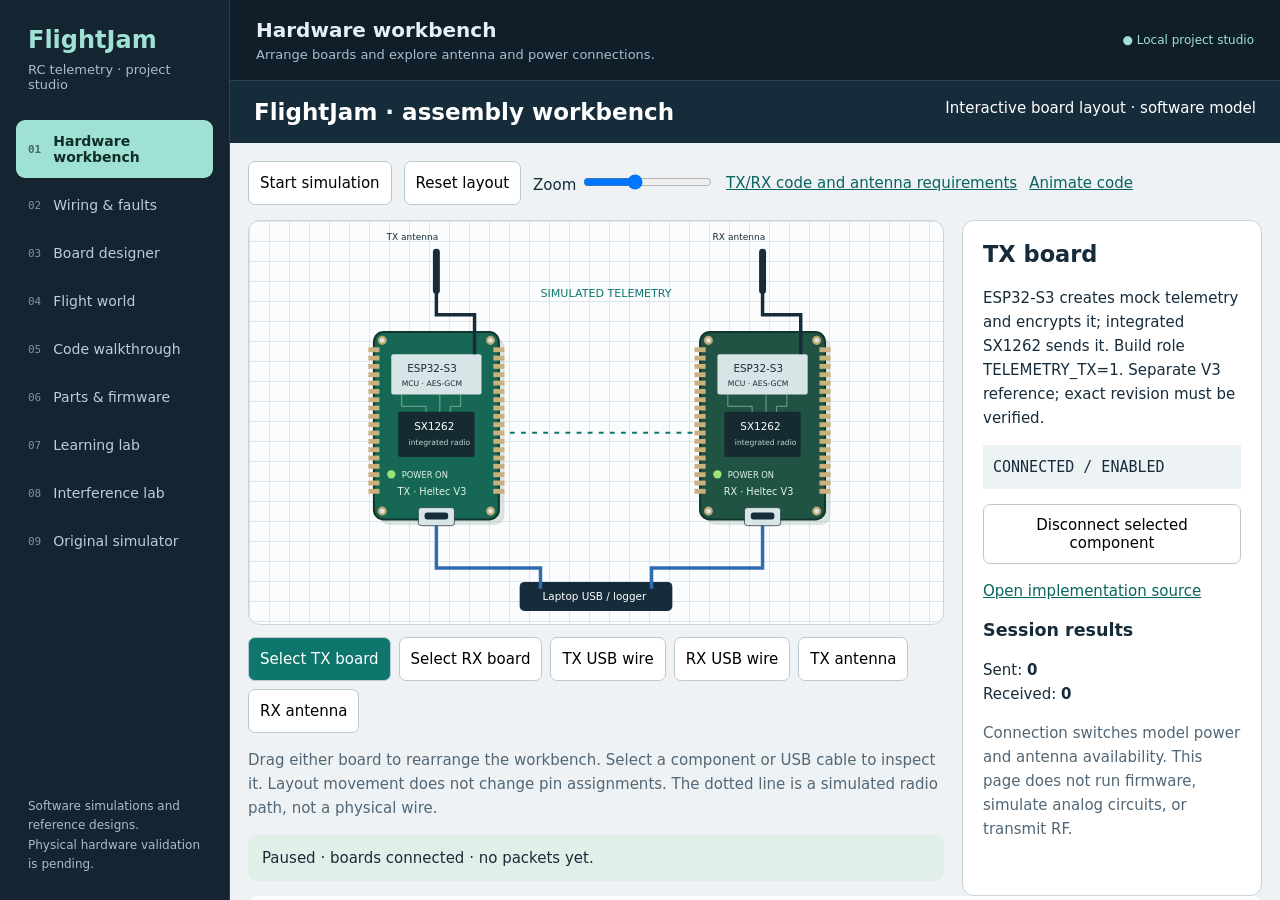
<file: sim/index.html>
<!doctype html>
<html lang="en"><head><meta charset="utf-8"><meta name="viewport" content="width=device-width,initial-scale=1"><title>FlightJam · project workspace</title><link rel="stylesheet" href="app.css"><script src="app.js" defer></script></head>
<body><a class="skip" href="#workspace">Skip to workspace</a><div class="shell"><aside class="sidebar"><div class="brandrow"><div class="brand">FlightJam</div><button class="menu" aria-expanded="true" aria-controls="navigation">Menu</button></div><p class="tag">RC telemetry · project studio</p><nav id="navigation" aria-label="Project sections">
<a href="#assembly" data-view="assembly"><span class="num">01</span> Hardware workbench</a>
<a href="#wiring" data-view="wiring"><span class="num">02</span> Wiring & faults</a>
<a href="#design" data-view="design"><span class="num">03</span> Board designer</a>
<a href="#flight" data-view="flight"><span class="num">04</span> Flight world</a>
<a href="#code" data-view="code"><span class="num">05</span> Code walkthrough</a>
<a href="#build" data-view="build"><span class="num">06</span> Parts & firmware</a>
<a href="#learning" data-view="learning"><span class="num">07</span> Learning lab</a>
<a href="#interference" data-view="interference"><span class="num">08</span> Interference lab</a>
<a href="#bench" data-view="bench"><span class="num">09</span> Original simulator</a>
</nav><footer>Software simulations and reference designs.<br>Physical hardware validation is pending.</footer></aside><main class="workspace" id="workspace" tabindex="-1"><header class="topbar"><div><h1 id="view-title">Hardware workbench</h1><p id="view-description">Arrange boards and explore antenna and power connections.</p></div><span class="badge">● Local project studio</span></header><div class="views" id="views"></div></main></div></body></html>
</file>
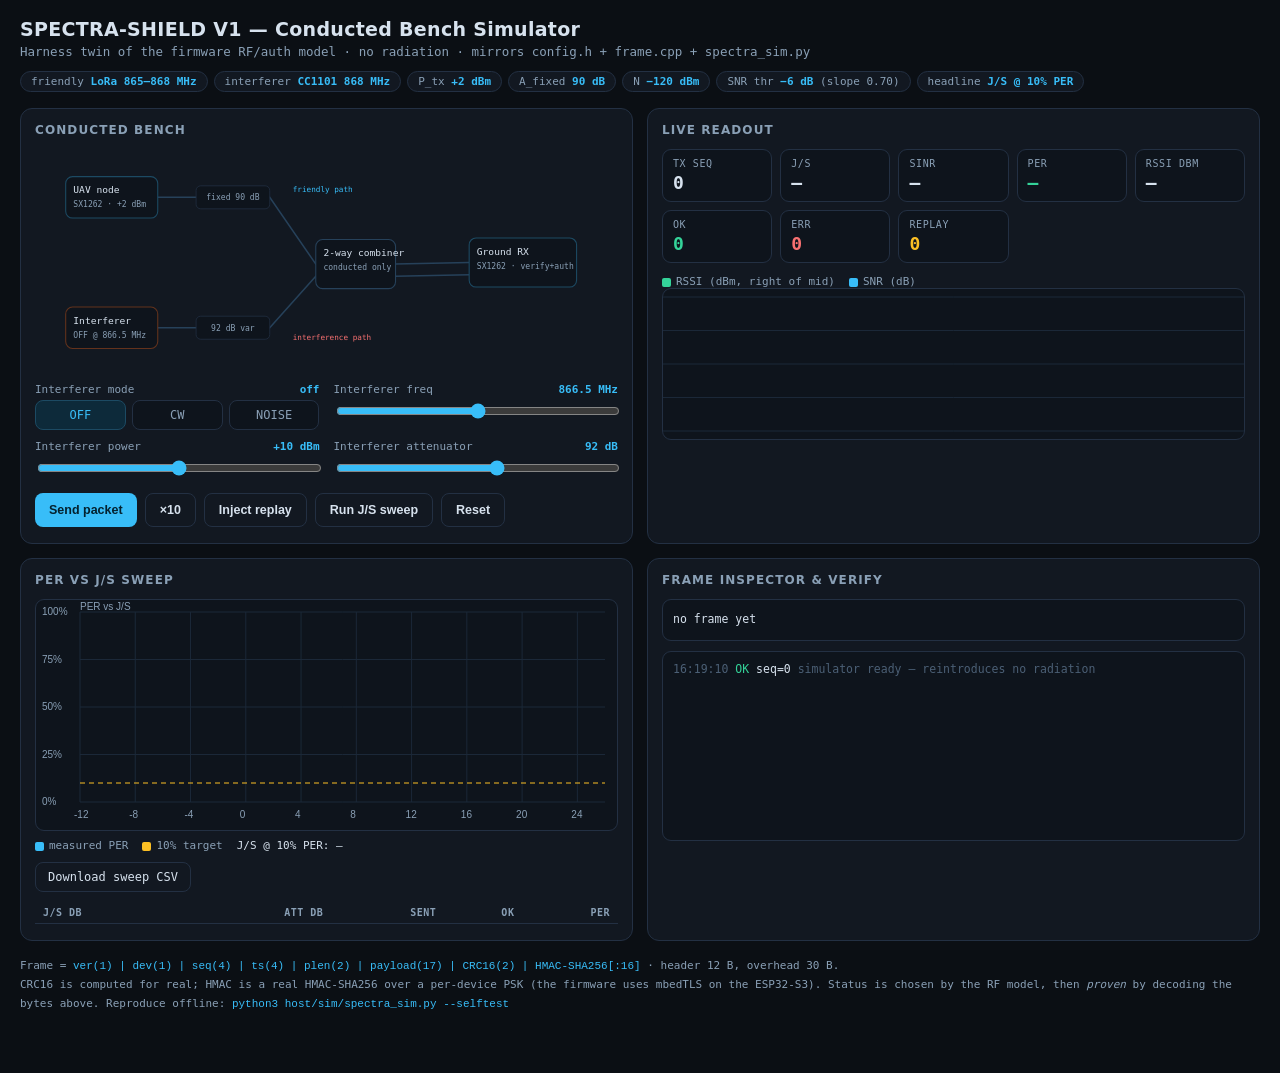
<file: host/sim/index.html>
<!DOCTYPE html>
<html lang="en">
<head>
<meta charset="utf-8" />
<meta name="viewport" content="width=device-width, initial-scale=1" />
<title>SPECTRA-SHIELD V1 — Bench Simulator</title>
<style>
  :root{
    --bg:#0b0f14; --panel:#121821; --panel2:#0e141c; --line:#233043;
    --txt:#d7e2ee; --dim:#8aa0b6; --acc:#38bdf8; --ok:#34d399; --warn:#fbbf24;
    --err:#f87171; --mac:#a78bfa; --crc:#f59e0b; --hdr:#38bdf8; --pay:#34d399;
    --mono:ui-monospace,SFMono-Regular,Menlo,Consolas,"DejaVu Sans Mono",monospace;
    --sans:ui-sans-serif,system-ui,-apple-system,"Segoe UI",Roboto,Arial,sans-serif;
  }
  *{box-sizing:border-box}
  html,body{margin:0;background:var(--bg);color:var(--txt);font-family:var(--sans)}
  body{padding:18px 16px 60px}
  .wrap{max-width:1240px;margin:0 auto}
  header h1{font-size:19px;margin:0 0 4px;letter-spacing:.3px}
  header .sub{color:var(--dim);font-size:12.5px;margin-bottom:12px;font-family:var(--mono)}
  .chips{display:flex;flex-wrap:wrap;gap:6px;margin:8px 0 16px}
  .chip{font-family:var(--mono);font-size:11px;color:var(--dim);background:var(--panel);
    border:1px solid var(--line);border-radius:999px;padding:3px 10px}
  .chip b{color:var(--acc);font-weight:600}
  .grid{display:grid;grid-template-columns:repeat(auto-fit,minmax(430px,1fr));gap:14px}
  .card{background:var(--panel);border:1px solid var(--line);border-radius:12px;padding:14px 14px 16px}
  .card.wide{grid-column:1/-1}
  .card h2{font-size:12px;text-transform:uppercase;letter-spacing:1.1px;color:var(--dim);
    margin:0 0 12px;font-weight:600}
  svg{display:block;width:100%;height:auto}
  .controls{display:grid;grid-template-columns:1fr 1fr;gap:10px 14px;margin-top:4px}
  .ctl label{display:block;font-size:11px;color:var(--dim);font-family:var(--mono);margin-bottom:4px}
  .ctl .val{float:right;color:var(--acc);font-weight:600}
  input[type=range]{width:100%;accent-color:var(--acc);height:18px}
  .seg{display:flex;gap:6px;flex-wrap:wrap}
  .seg button{flex:1;min-width:54px;background:var(--panel2);color:var(--dim);border:1px solid var(--line);
    border-radius:8px;padding:7px 4px;font-family:var(--mono);font-size:12px;cursor:pointer}
  .seg button.on{background:#0d2a3a;color:var(--acc);border-color:#1c4a63}
  .btns{display:flex;gap:8px;flex-wrap:wrap;margin-top:12px}
  .btns button{background:var(--acc);color:#04222f;border:0;border-radius:8px;padding:9px 14px;
    font-weight:600;font-size:12.5px;cursor:pointer}
  .btns button.ghost{background:transparent;color:var(--txt);border:1px solid var(--line)}
  .btns button:disabled{opacity:.45;cursor:not-allowed}
  .metrics{display:grid;grid-template-columns:repeat(auto-fit,minmax(96px,1fr));gap:8px}
  .m{background:var(--panel2);border:1px solid var(--line);border-radius:9px;padding:8px 10px}
  .m .k{font-size:10px;color:var(--dim);font-family:var(--mono);text-transform:uppercase;letter-spacing:.6px}
  .m .v{font-size:18px;font-weight:700;font-family:var(--mono);margin-top:3px}
  .m .v.ok{color:var(--ok)} .m .v.warn{color:var(--warn)} .m .v.err{color:var(--err)}
  canvas{width:100%;display:block;background:var(--panel2);border:1px solid var(--line);border-radius:9px}
  .legend{display:flex;gap:14px;flex-wrap:wrap;font-size:11px;color:var(--dim);
    font-family:var(--mono);margin:8px 0 0}
  .legend i{display:inline-block;width:9px;height:9px;border-radius:2px;margin-right:5px;vertical-align:middle}
  table{width:100%;border-collapse:collapse;font-family:var(--mono);font-size:11.5px;margin-top:10px}
  th,td{text-align:right;padding:5px 8px;border-bottom:1px solid var(--line)}
  th:first-child,td:first-child{text-align:left}
  th{color:var(--dim);font-weight:600;text-transform:uppercase;font-size:10px;letter-spacing:.5px}
  .hex{font-family:var(--mono);font-size:11.5px;line-height:1.7;white-space:pre;background:var(--panel2);
    border:1px solid var(--line);border-radius:9px;padding:10px;overflow-x:auto;margin-top:8px}
  .hex .o{color:#4b5f75}
  .hdr{color:var(--hdr)} .pay{color:var(--pay)} .crc{color:var(--crc)} .mac{color:var(--mac)}
  .steps{margin-top:10px;font-family:var(--mono);font-size:11.5px}
  .step{display:flex;align-items:center;gap:8px;padding:3px 0;color:var(--dim)}
  .step .dot{width:9px;height:9px;border-radius:50%;background:#31445c;flex:0 0 auto}
  .step.pass .dot{background:var(--ok)} .step.fail .dot{background:var(--err)}
  .step.pass{color:var(--txt)} .step.fail{color:var(--err)}
  .step .note{color:var(--dim);margin-left:auto}
  .log{height:190px;overflow-y:auto;font-family:var(--mono);font-size:11.5px;line-height:1.6;
    background:var(--panel2);border:1px solid var(--line);border-radius:9px;padding:8px 10px;margin-top:10px}
  .log div{white-space:nowrap}
  .log .t{color:#4b5f75} .log .OK{color:var(--ok)} .log .REPLAY{color:var(--warn)}
  .log .BAD_CRC{color:var(--crc)} .log .BAD_MAC{color:var(--mac)} .log .BAD_VERSION{color:var(--err)}
  .log .TOO_SHORT{color:var(--err)} .log .LOST{color:#64748b}
  .foot{color:var(--dim);font-size:11px;font-family:var(--mono);margin-top:16px;line-height:1.7}
  .foot code{color:var(--acc)}
</style>
</head>
<body>
<div class="wrap">
  <header>
    <h1>SPECTRA-SHIELD V1 — Conducted Bench Simulator</h1>
    <div class="sub">Harness twin of the firmware RF/auth model · no radiation · mirrors config.h + frame.cpp + spectra_sim.py</div>
    <div class="chips">
      <span class="chip">friendly <b>LoRa 865–868 MHz</b></span>
      <span class="chip">interferer <b>CC1101 868 MHz</b></span>
      <span class="chip">P_tx <b>+2 dBm</b></span>
      <span class="chip">A_fixed <b>90 dB</b></span>
      <span class="chip">N <b>−120 dBm</b></span>
      <span class="chip">SNR thr <b>−6 dB</b> (slope 0.70)</span>
      <span class="chip">headline <b>J/S @ 10% PER</b></span>
    </div>
  </header>

  <div class="grid">

    <!-- BENCH -->
    <div class="card">
      <h2>Conducted bench</h2>
      <svg id="bench" viewBox="0 0 760 300" aria-label="bench schematic"></svg>
      <div class="controls">
        <div class="ctl">
          <label>Interferer mode <span class="val" id="modeV">off</span></label>
          <div class="seg" id="mode">
            <button data-m="off" class="on">OFF</button>
            <button data-m="cw">CW</button>
            <button data-m="noise">NOISE</button>
          </div>
        </div>
        <div class="ctl">
          <label>Interferer freq <span class="val" id="freqV">866.5 MHz</span></label>
          <input type="range" id="freq" min="865" max="868" step="0.1" value="866.5">
        </div>
        <div class="ctl">
          <label>Interferer power <span class="val" id="pIntV">+10 dBm</span></label>
          <input type="range" id="pInt" min="0" max="20" step="1" value="10">
        </div>
        <div class="ctl">
          <label>Interferer attenuator <span class="val" id="aIntV">92 dB</span></label>
          <input type="range" id="aInt" min="60" max="116" step="1" value="92">
        </div>
      </div>
      <div class="btns">
        <button id="send">Send packet</button>
        <button id="send10" class="ghost">×10</button>
        <button id="replay" class="ghost">Inject replay</button>
        <button id="sweep" class="ghost">Run J/S sweep</button>
        <button id="reset" class="ghost">Reset</button>
      </div>
    </div>

    <!-- METRICS -->
    <div class="card">
      <h2>Live readout</h2>
      <div class="metrics">
        <div class="m"><div class="k">tx seq</div><div class="v" id="mSeq">0</div></div>
        <div class="m"><div class="k">J/S</div><div class="v" id="mJs">—</div></div>
        <div class="m"><div class="k">SINR</div><div class="v" id="mSinr">—</div></div>
        <div class="m"><div class="k">PER</div><div class="v" id="mPer">—</div></div>
        <div class="m"><div class="k">RSSI dBm</div><div class="v" id="mRssi">—</div></div>
        <div class="m"><div class="k">ok</div><div class="v ok" id="mOk">0</div></div>
        <div class="m"><div class="k">err</div><div class="v err" id="mErr">0</div></div>
        <div class="m"><div class="k">replay</div><div class="v warn" id="mRpl">0</div></div>
      </div>
      <div class="legend" style="margin-top:12px">
        <span><i style="background:var(--ok)"></i>RSSI (dBm, right of mid)</span>
        <span><i style="background:var(--acc)"></i>SNR (dB)</span>
      </div>
      <canvas id="strip" height="150"></canvas>
    </div>

    <!-- SWEEP -->
    <div class="card">
      <h2>PER vs J/S sweep</h2>
      <canvas id="per" height="230"></canvas>
      <div class="legend">
        <span><i style="background:var(--acc)"></i>measured PER</span>
        <span><i style="background:var(--warn)"></i>10% target</span>
        <span id="js10" style="color:var(--txt)">J/S @ 10% PER: —</span>
      </div>
      <button id="csv" class="ghost" style="margin-top:10px;background:transparent;color:var(--txt);
        border:1px solid var(--line);border-radius:8px;padding:7px 12px;font-family:var(--mono);
        font-size:12px;cursor:pointer">Download sweep CSV</button>
      <table id="tbl"><thead><tr><th>J/S dB</th><th>att dB</th><th>sent</th>
        <th>ok</th><th>PER</th></tr></thead><tbody></tbody></table>
    </div>

    <!-- FRAME -->
    <div class="card">
      <h2>Frame inspector &amp; verify</h2>
      <div class="hex" id="hex">no frame yet</div>
      <div class="steps" id="steps"></div>
      <div class="log" id="log"></div>
    </div>

  </div>

  <div class="foot">
    Frame = <code>ver(1) | dev(1) | seq(4) | ts(4) | plen(2) | payload(17) | CRC16(2) | HMAC-SHA256[:16]</code> ·
    header 12&nbsp;B, overhead 30&nbsp;B.<br>
    CRC16 is computed for real; HMAC is a real HMAC-SHA256 over a per-device PSK (the firmware uses mbedTLS on the
    ESP32-S3). Status is chosen by the RF model, then <em>proven</em> by decoding the bytes above.
    Reproduce offline: <code>python3 host/sim/spectra_sim.py --selftest</code>
  </div>
</div>

<script>
"use strict";
/* ------------------------------------------------------------------ *
 * Constants — mirror lib/spectra_common/include/spectra/config.h
 * ------------------------------------------------------------------ */
const P_TX_DBM=2.0, P_INT_DBM=10.0, A_FIXED_DB=90.0, N_DBM=-120.0;
const SNR_THRESHOLD_DB=-6.0, SNR_SLOPE=0.70;
const PAYLOAD_LEN=17, K_HEADER_LEN=12, K_CRC_LEN=2, K_MAC_LEN=16, K_OVERHEAD=30;
const S_DBM = P_TX_DBM - A_FIXED_DB;            // received friendly power (fixed path)
const PSK = hexToBytes("535045435452415f534849454c445f50534b5f4445565f56315f5f0000000000"); // "SPECTRA_SHIELD_PSK_DEV_V1_"

/* ------------------------------------------------------------------ *
 * Hashing / codec (real CRC16 + real HMAC-SHA256)
 * ------------------------------------------------------------------ */
const K256=new Uint32Array([
0x428a2f98,0x71374491,0xb5c0fbcf,0xe9b5dba5,0x3956c25b,0x59f111f1,0x923f82a4,0xab1c5ed5,
0xd807aa98,0x12835b01,0x243185be,0x550c7dc3,0x72be5d74,0x80deb1fe,0x9bdc06a7,0xc19bf174,
0xe49b69c1,0xefbe4786,0x0fc19dc6,0x240ca1cc,0x2de92c6f,0x4a7484aa,0x5cb0a9dc,0x76f988da,
0x983e5152,0xa831c66d,0xb00327c8,0xbf597fc7,0xc6e00bf3,0xd5a79147,0x06ca6351,0x14292967,
0x27b70a85,0x2e1b2138,0x4d2c6dfc,0x53380d13,0x650a7354,0x766a0abb,0x81c2c92e,0x92722c85,
0xa2bfe8a1,0xa81a664b,0xc24b8b70,0xc76c51a3,0xd192e819,0xd6990624,0xf40e3585,0x106aa070,
0x19a4c116,0x1e376c08,0x2748774c,0x34b0bcb5,0x391c0cb3,0x4ed8aa4a,0x5b9cca4f,0x682e6ff3,
0x748f82ee,0x78a5636f,0x84c87814,0x8cc70208,0x90befffa,0xa4506ceb,0xbef9a3f7,0xc67178f2]);
function rotr(x,n){return ((x>>>n)|(x<<(32-n)))>>>0;}
function sha256Bytes(b){
  const H=new Uint32Array([0x6a09e667,0xbb67ae85,0x3c6ef372,0xa54ff53a,0x510e527f,0x9b05688c,0x1f83d9ab,0x5be0cd19]);
  const l=b.length, tot=(((l+9)>>6)+1)<<6, p=new Uint8Array(tot);
  p.set(b); p[l]=0x80;
  const dv=new DataView(p.buffer);
  dv.setUint32(tot-8,Math.floor(l*8/0x100000000)); dv.setUint32(tot-4,(l*8)>>>0);
  const w=new Uint32Array(64);
  for(let i=0;i<tot;i+=64){
    for(let t=0;t<16;t++) w[t]=dv.getUint32(i+t*4);
    for(let t=16;t<64;t++){
      const a=w[t-15], c=w[t-2];
      const s0=(rotr(a,7)^rotr(a,18)^(a>>>3))>>>0;
      const s1=(rotr(c,17)^rotr(c,19)^(c>>>10))>>>0;
      w[t]=(w[t-16]+s0+w[t-7]+s1)>>>0;
    }
    let a=H[0],bb=H[1],cc=H[2],d=H[3],e=H[4],f=H[5],g=H[6],h=H[7];
    for(let t=0;t<64;t++){
      const S1=(rotr(e,6)^rotr(e,11)^rotr(e,25))>>>0;
      const ch=((e&f)^(~e&g))>>>0;
      const t1=(h+S1+ch+K256[t]+w[t])>>>0;
      const S0=(rotr(a,2)^rotr(a,13)^rotr(a,22))>>>0;
      const maj=((a&bb)^(a&cc)^(bb&cc))>>>0;
      const t2=(S0+maj)>>>0;
      h=g;g=f;f=e;e=(d+t1)>>>0;d=cc;cc=bb;bb=a;a=(t1+t2)>>>0;
    }
    H[0]=(H[0]+a)>>>0;H[1]=(H[1]+bb)>>>0;H[2]=(H[2]+cc)>>>0;H[3]=(H[3]+d)>>>0;
    H[4]=(H[4]+e)>>>0;H[5]=(H[5]+f)>>>0;H[6]=(H[6]+g)>>>0;H[7]=(H[7]+h)>>>0;
  }
  const out=new Uint8Array(32), od=new DataView(out.buffer);
  for(let i=0;i<8;i++) od.setUint32(i*4,H[i]);
  return out;
}
function hmacSha256(key,msg){
  let k=key.length>64?sha256Bytes(key):key;
  const ip=new Uint8Array(64+msg.length), op=new Uint8Array(64+32);
  for(let i=0;i<64;i++){ ip[i]=(k[i]||0)^0x36; op[i]=(k[i]||0)^0x5c; }
  ip.set(msg,64);
  const inner=sha256Bytes(ip);
  op.set(inner,64);
  return sha256Bytes(op);
}
function crc16(buf){
  let crc=0xFFFF;
  for(let i=0;i<buf.length;i++){
    crc^=(buf[i]<<8)&0xFFFF;
    for(let b=0;b<8;b++) crc=(crc&0x8000)?((crc<<1)^0x1021)&0xFFFF:(crc<<1)&0xFFFF;
  }
  return crc&0xFFFF;
}
function hexToBytes(s){const a=new Uint8Array(s.length/2);for(let i=0;i<a.length;i++)a[i]=parseInt(s.substr(i*2,2),16);return a;}
function concat(...arrs){let n=0;for(const a of arrs)n+=a.length;const o=new Uint8Array(n);let p=0;for(const a of arrs){o.set(a,p);p+=a.length;}return o;}
function u32(n){return new Uint8Array([(n>>>24)&255,(n>>>16)&255,(n>>>8)&255,n&255]);}
function u16(n){return new Uint8Array([(n>>>8)&255,n&255]);}
function readU16(b,o){return (b[o]<<8)|b[o+1];}
function readU32(b,o){return ((b[o]<<24)|(b[o+1]<<16)|(b[o+2]<<8)|b[o+3])>>>0;}

function makePayload(seq){ // deterministic, readable telemetry-ish bytes
  const p=new Uint8Array(PAYLOAD_LEN);
  let x=(seq*2654435761)>>>0;
  for(let i=0;i<PAYLOAD_LEN;i++){ x=(x^(x<<13))>>>0; x=(x^(x>>>17))>>>0; x=(x^(x<<5))>>>0; p[i]=x&255; }
  p[0]=0xA1; p[1]=0x0F; // tag
  return p;
}
function frameEncode(dev,seq,ts,payload){
  const body=concat(new Uint8Array([1,dev]),u32(seq),u32(ts),u16(payload.length),payload);
  const crc=u16(crc16(body));
  const mac=hmacSha256(PSK,concat(body,crc)).slice(0,16);
  return concat(body,crc,mac);
}
function frameDecode(bytes,lastSeq,lastTs,nowSec){
  const st={status:"OK",why:""};
  if(bytes.length<K_HEADER_LEN+K_CRC_LEN+K_MAC_LEN) return {...st,status:"TOO_SHORT",why:"len " + bytes.length};
  if(bytes[0]!==1) return {...st,status:"BAD_VERSION",why:"ver="+bytes[0]};
  const plen=readU16(bytes,10);
  if(K_HEADER_LEN+plen+K_CRC_LEN+K_MAC_LEN!==bytes.length)
    return {...st,status:"BAD_CRC",why:"len mismatch"};
  const body=bytes.slice(0,K_HEADER_LEN+plen);
  const gotCrc=readU16(bytes,K_HEADER_LEN+plen);
  if(crc16(body)!==gotCrc) return {...st,status:"BAD_CRC",why:"crc mismatch"};
  const calc=hmacSha256(PSK,bytes.slice(0,K_HEADER_LEN+plen+K_CRC_LEN)).slice(0,16);
  const gotMac=bytes.slice(K_HEADER_LEN+plen+K_CRC_LEN);
  for(let i=0;i<K_MAC_LEN;i++) if(calc[i]!==gotMac[i]) return {...st,status:"BAD_MAC",why:"mac mismatch"};
  const seq=readU32(bytes,2), ts=readU32(bytes,6);
  if(seq<=lastSeq) return {...st,status:"REPLAY",why:"seq "+seq};
  if(Math.abs(nowSec-ts)>300) return {...st,status:"REPLAY",why:"ts window"};
  return {...st,status:"OK",seq,ts};
}

/* ------------------------------------------------------------------ *
 * RF model — mirror host/sim/spectra_sim.py
 * ------------------------------------------------------------------ */
function jsNow(){
  if(STATE.mode==="off") return -32;                 // no jammer present
  const J = STATE.pInt - STATE.aInt;
  return J - S_DBM;
}
function sinrFor(js){
  const S=Math.pow(10,S_DBM/10), N=Math.pow(10,N_DBM/10), J=Math.pow(10,(S_DBM+js)/10);
  return 10*Math.log10(S/(N+J));
}
function pOk(sinr){ return 1/(1+Math.exp(SNR_SLOPE*(SNR_THRESHOLD_DB-sinr))); }
function rssiDbm(sinr){
  const S=Math.pow(10,S_DBM/10);
  const Np=Math.pow(10,N_DBM/10);
  const Jp=S*Math.pow(10,jsNow()/10);
  return 10*Math.log10(S+Np+Jp);
}
function rollOutcome(){
  const js=jsNow(), p=pOk(sinrFor(js));
  const r=Math.random();
  if(r<p) return "OK";
  const u=(r-p)/(1-p);
  if(u<0.60) return "LOST";
  if(u<0.90) return "BAD_CRC";
  if(u<0.98) return "BAD_MAC";
  return "TOO_SHORT";
}

/* ------------------------------------------------------------------ *
 * State + DOM
 * ------------------------------------------------------------------ */
const STATE={mode:"off",freq:866.5,pInt:10,aInt:92,seq:0,ok:0,err:0,lost:0,
  badcrc:0,badmac:0,tooshort:0,replay:0,tx:0,lastTs:0,lastFrame:null,
  strip:[],sweep:[],busy:false};
const $=id=>document.getElementById(id);
const log=$("log");
function logLine(status,seq,extra){
  const d=document.createElement("div");
  const t=new Date().toLocaleTimeString([], {hour12:false});
  d.innerHTML='<span class="t">'+t+'</span> '+
    '<span class="'+status+'">'+status.padEnd(9)+'</span> seq='+seq+
    (extra?'  <span class="t">'+extra+'</span>':'');
  log.appendChild(d);
  while(log.children.length>200) log.removeChild(log.firstChild);
  log.scrollTop=log.scrollHeight;
}
function fmtJs(v){return (v>=0?"+":"")+v.toFixed(1);}

function refreshReadout(){
  const js=jsNow(), sinr=sinrFor(js);
  $("mSeq").textContent=STATE.seq;
  $("mJs").textContent=STATE.tx?fmtJs(js):"—";
  $("mSinr").textContent=(STATE.tx?sinr.toFixed(1)+" dB":"—");
  const per=STATE.tx?STATE.err/STATE.tx:0;
  const pe=$("mPer"); pe.textContent=STATE.tx?(per*100).toFixed(1)+"%":"—";
  pe.className="v "+(per>0.2?"err":per>0.02?"warn":"ok");
  $("mRssi").textContent=STATE.tx?rssiDbm(sinr).toFixed(0):"—";
  $("mOk").textContent=STATE.ok; $("mErr").textContent=STATE.err;
  $("mRpl").textContent=STATE.replay;
}

/* ------------------------------------------------------------------ *
 * Bench SVG
 * ------------------------------------------------------------------ */
const SVG=$("bench");
function el(n,a){const e=document.createElementNS("http://www.w3.org/2000/svg",n);for(const k in a)e.setAttribute(k,a[k]);return e;}
const NODES={
  uav:{x:40,y:36,w:120,h:54}, intf:{x:40,y:206,w:120,h:54},
  attf:{x:210,y:48,w:96,h:30}, attv:{x:210,y:218,w:96,h:30},
  comb:{x:366,y:118,w:104,h:64}, rx:{x:566,y:116,w:140,h:64}
};
const PATH={
  friendly:[[160,63],[210,63],[306,63],[366,150],[470,150],[566,148]],
  intf:[[160,233],[210,233],[306,233],[366,166],[470,166],[566,164]]
};
function drawBench(){
  SVG.innerHTML="";
  const box=(n,label,sub,col)=>{const r=NODES[n];
    SVG.appendChild(el("rect",{x:r.x,y:r.y,width:r.w,height:r.h,rx:9,fill:"#0e141c",stroke:col||"#233043","stroke-width":1.4}));
    const t=el("text",{x:r.x+10,y:r.y+22,fill:"#d7e2ee","font-size":12.5,"font-family":"var(--mono)"});t.textContent=label;SVG.appendChild(t);
    if(sub){const s=el("text",{x:r.x+10,y:r.y+40,fill:"#8aa0b6","font-size":10.5,"font-family":"var(--mono)"});s.textContent=sub;SVG.appendChild(s);}
  };
  const att=(n,label)=>{const r=NODES[n];
    SVG.appendChild(el("rect",{x:r.x,y:r.y,width:r.w,height:r.h,rx:6,fill:"#0e141c",stroke:"#233043"}));
    const t=el("text",{x:r.x+r.w/2,y:r.y+19,fill:"#8aa0b6","font-size":10.5,"text-anchor":"middle","font-family":"var(--mono)"});t.textContent=label;SVG.appendChild(t);
  };
  // wires
  const wire=pts=>SVG.appendChild(el("polyline",{points:pts.map(p=>p.join(",")).join(" "),fill:"none",
    stroke:STATE.mode==="off"?"#26415a":STATE.mode==="cw"?"#7a5a1a":"#7a2a2a","stroke-width":2}));
  wire(PATH.intf.slice(0,6));
  wire(PATH.friendly);
  box("uav","UAV node","SX1262 · +2 dBm","#1c4a63");
  box("intf","Interferer",STATE.mode.toUpperCase()+" @ "+STATE.freq.toFixed(1)+" MHz","#63321c");
  box("comb","2-way combiner","conducted only","#26415a");
  box("rx","Ground RX","SX1262 · verify+auth","#1c4a63");
  att("attf","fixed 90 dB");
  att("attv",STATE.aInt+" dB var");
  // labels
  const lbl=(x,y,s,c)=>{const t=el("text",{x,y,fill:c||"#4b5f75","font-size":10,"font-family":"var(--mono)"});t.textContent=s;SVG.appendChild(t);};
  lbl(336,56,"friendly path", "#38bdf8"); lbl(336,249,"interference path","#f87171");
  // pulse layers
  const pf=el("circle",{id:"pf",cx:-20,cy:-20,r:5,fill:"#34d399",opacity:0});SVG.appendChild(pf);
  const pi=el("circle",{id:"pi",cx:-20,cy:-20,r:5,fill:"#f87171",opacity:0});SVG.appendChild(pi);
}
function tweenPulse(id,pts,dur,color,onDone){
  const c=$(id); let t0=performance.now();
  const seg=[]; let total=0;
  for(let i=1;i<pts.length;i++){const d=Math.hypot(pts[i][0]-pts[i-1][0],pts[i][1]-pts[i-1][1]);seg.push(d);total+=d;}
  c.setAttribute("fill",color); c.setAttribute("opacity","1");
  function step(now){
    let f=Math.min(1,(now-t0)/dur), dist=f*total, i=0;
    while(i<seg.length && dist>seg[i]){dist-=seg[i];i++;}
    if(i>=seg.length){ c.setAttribute("opacity","0"); onDone&&onDone(); return; }
    const a=pts[i], b=pts[i+1], r=seg[i]?dist/seg[i]:0;
    c.setAttribute("cx",a[0]+(b[0]-a[0])*r); c.setAttribute("cy",a[1]+(b[1]-a[1])*r);
    if(f>=1){c.setAttribute("opacity","0");onDone&&onDone();return;}
    requestAnimationFrame(step);
  }
  requestAnimationFrame(step);
}

/* ------------------------------------------------------------------ *
 * Frame inspector
 * ------------------------------------------------------------------ */
function renderHex(bytes,status){
  const names={}; // byte -> class
  const n=bytes.length;
  for(let i=0;i<n;i++){
    if(i<2||i<12) names[i]="hdr";
    else if(i<12) names[i]="hdr";
  }
  // explicit layout by offsets
  const cls=i=>{
    if(i<2) return "hdr";            // ver,dev
    if(i<6) return "hdr";            // seq
    if(i<10) return "hdr";           // ts
    if(i<12) return "hdr";           // plen
    const plen=readU16(bytes,10);
    if(!plen){ return "pay"; }
    if(i<12+plen) return "pay";
    if(i<12+plen+2) return "crc";
    return "mac";
  };
  let out="";
  for(let off=0;off<n;off+=16){
    out+='<span class="o">'+off.toString(16).padStart(4,"0")+'</span>  ';
    for(let i=off;i<Math.min(off+16,n);i++){
      out+='<span class="'+cls(i)+'">'+bytes[i].toString(16).padStart(2,"0")+'</span> ';
    }
    out+="\n";
  }
  $("hex").innerHTML=out;
}
function renderSteps(dec){
  const steps=[
    ["length ≥ 30 B", dec.status!=="TOO_SHORT"],
    ["version == 1", dec.status!=="BAD_VERSION"],
    ["CRC16 valid", dec.status!=="BAD_CRC"],
    ["HMAC-SHA256 valid", dec.status!=="BAD_MAC"],
    ["replay guard", dec.status!=="REPLAY"]
  ];
  $("steps").innerHTML=steps.map(([n,ok])=>{
    // once a step fails, later steps are "not reached"
    return '<div class="step '+(ok?"pass":"fail")+'"><span class="dot"></span>'+n+
      '<span class="note">'+(ok?"pass":"fail")+'</span></div>';
  }).join("") + '<div class="step '+(dec.status==="OK"?"pass":"fail")+
    '"><span class="dot"></span><b>RESULT: '+dec.status+'</b>'+
    (dec.why?'<span class="note">'+dec.why+'</span>':'')+'</div>';
}

/* ------------------------------------------------------------------ *
 * Transmit
 * ------------------------------------------------------------------ */
function transmit(forceReplay){
  if(STATE.busy) return;
  const seq=forceReplay?STATE.seq:(STATE.seq+1);
  if(!forceReplay) STATE.seq=seq;
  const ts=Math.floor(Date.now()/1000);
  const payload=makePayload(seq);
  let bytes=frameEncode(0x01,seq,ts,payload);
  let physical = forceReplay ? "REPLAY" : rollOutcome();

  if(physical==="BAD_CRC"){
    const i=12+Math.floor(Math.random()*PAYLOAD_LEN); bytes=bytes.slice(); bytes[i]^=0xFF;
  } else if(physical==="BAD_MAC"){
    bytes=bytes.slice(); bytes[bytes.length-1]^=0xFF;
  } else if(physical==="TOO_SHORT"){
    bytes=bytes.slice(0,5+Math.floor(Math.random()*6));
  }

  STATE.tx++;
  const color=physical==="OK"?"#34d399":"#f87171";
  const dur=physical==="LOST"?520:640;
  tweenPulse("pf",PATH.friendly,dur,color);

  if(stateInterfererOn()){
    tweenPulse("pi",PATH.intf,260+Math.random()*120,"#f87171");
  }

  // Decode with the SAME guard state the firmware keeps (seq/ts from last OK)
  const dec=frameDecode(bytes, STATE.lastSeq||0, STATE.lastTs||0, ts);
  let shown=dec.status;
  if(physical==="LOST"){ shown="LOST"; }
  else if(dec.status==="OK"){ STATE.lastSeq=dec.seq; STATE.lastTs=dec.ts; }

  if(shown==="OK") STATE.ok++;
  else if(shown==="LOST"){ STATE.lost++; STATE.err++; }
  else { STATE.err++; if(shown==="BAD_CRC")STATE.badcrc++; if(shown==="BAD_MAC")STATE.badmac++;
    if(shown==="TOO_SHORT")STATE.tooshort++; if(shown==="REPLAY")STATE.replay++; }

  renderHex(bytes,shown);
  renderSteps(dec.status==="OK"?dec:{...dec,status:shown,why:physical==="LOST"?"signal lost (no frame)":dec.why});
  logLine(shown,seq,physical==="LOST"?"":bytes.length+"B");

  STATE.strip.push({sinr:sinrFor(jsNow()),rssi:rssiDbm(sinrFor(jsNow()))});
  if(STATE.strip.length>80) STATE.strip.shift();
  drawStrip();
  refreshReadout();
}
function stateInterfererOn(){ return STATE.mode!=="off"; }

/* ------------------------------------------------------------------ *
 * Charts
 * ------------------------------------------------------------------ */
function drawStrip(){
  const cv=$("strip"), ctx=cv.getContext("2d");
  const dpr=window.devicePixelRatio||1;
  const w=cv.clientWidth, h=cv.height;
  cv.width=w*dpr; cv.height=h*dpr; ctx.setTransform(dpr,0,0,dpr,0,0);
  ctx.clearRect(0,0,w,h);
  ctx.strokeStyle="#1b2838"; ctx.lineWidth=1;
  for(let g=0;g<=4;g++){const y=8+g*(h-16)/4;ctx.beginPath();ctx.moveTo(0,y);ctx.lineTo(w,y);ctx.stroke();}
  const d=STATE.strip; if(d.length<2) return;
  const lo=-130, hi=-40;
  const yv=v=>h-8-(v-lo)/(hi-lo)*(h-16);
  const line=(key,col)=>{ctx.strokeStyle=col;ctx.lineWidth=1.8;ctx.beginPath();
    d.forEach((p,i)=>{const x=i/(d.length-1)*(w-4)+2, y=yv(p[key]); i?ctx.lineTo(x,y):ctx.moveTo(x,y);});
    ctx.stroke();};
  line("rssi","#34d399");
  line("sinr","#38bdf8");
}
function svgToCanvasScale(){return 1;}
function drawPer(){
  const cv=$("per"), ctx=cv.getContext("2d");
  const dpr=window.devicePixelRatio||1, w=cv.clientWidth, h=cv.height;
  cv.width=w*dpr; cv.height=h*dpr; ctx.setTransform(dpr,0,0,dpr,0,0);
  ctx.clearRect(0,0,w,h);
  const L=44,R=12,T=12,B=28, x0=-12,x1=26, y0=0,y1=1;
  const X=v=>L+(v-x0)/(x1-x0)*(w-L-R);
  const Y=v=>h-B-(v-y0)/(y1-y0)*(h-T-B);
  ctx.strokeStyle="#1b2838"; ctx.fillStyle="#8aa0b6"; ctx.font="10px var(--mono)";
  for(let v=x0;v<=x1;v+=4){ctx.beginPath();ctx.moveTo(X(v),T);ctx.lineTo(X(v),h-B);ctx.stroke();
    ctx.fillText(v,X(v)-6,h-12);}
  for(let v=0;v<=1.0001;v+=0.25){const y=Y(v);ctx.beginPath();ctx.moveTo(L,y);ctx.lineTo(w-R,y);ctx.stroke();
    ctx.fillText((v*100).toFixed(0)+"%",6,y+3);}
  ctx.strokeStyle="#fbbf24"; ctx.setLineDash([5,4]); ctx.beginPath();
  ctx.moveTo(L,Y(0.10)); ctx.lineTo(w-R,Y(0.10)); ctx.stroke(); ctx.setLineDash([]);
  ctx.fillStyle="#8aa0b6"; ctx.fillText("PER vs J/S",L,10);
  if(STATE.sweep.length){
    ctx.strokeStyle="#38bdf8"; ctx.lineWidth=2.2; ctx.beginPath();
    STATE.sweep.forEach((p,i)=>{const x=X(p.js),y=Y(p.per);i?ctx.lineTo(x,y):ctx.moveTo(x,y);});
    ctx.stroke();
    ctx.fillStyle="#38bdf8";
    STATE.sweep.forEach(p=>{ctx.beginPath();ctx.arc(X(p.js),Y(p.per),3,0,7);ctx.fill();});
  }
}
function computeJs10(){
  const s=STATE.sweep; if(s.length<2){$("js10").textContent="J/S @ 10% PER: —";return;}
  for(let i=1;i<s.length;i++){
    if((s[i-1].per-0.10)*(s[i].per-0.10)<=0 && s[i].per!==s[i-1].per){
      const f=(0.10-s[i-1].per)/(s[i].per-s[i-1].per);
      const js=s[i-1].js+f*(s[i].js-s[i-1].js);
      $("js10").textContent="J/S @ 10% PER: "+fmtJs(js)+" dB";
      return;
    }
  }
  $("js10").textContent="J/S @ 10% PER: outside swept range";
}
function renderTable(){
  const tb=$("tbl").querySelector("tbody"); tb.innerHTML="";
  STATE.sweep.forEach(p=>{
    const tr=document.createElement("tr");
    tr.innerHTML="<td>"+fmtJs(p.js)+"</td><td>"+p.att+"</td><td>"+p.sent+"</td><td>"+p.ok+"</td><td>"+(p.per*100).toFixed(1)+"%</td>";
    tb.appendChild(tr);
  });
}

/* ------------------------------------------------------------------ *
 * Sweep
 * ------------------------------------------------------------------ */
function runSweep(){
  if(STATE.busy) return; STATE.busy=true;
  $("sweep").disabled=true;
  const pts=[], atts=[];
  for(let js=-12;js<=24;js+=2) atts.push(js);
  STATE.sweep=[]; let idx=0;
  (function next(){
    if(idx>=atts.length){
      STATE.busy=false; $("sweep").disabled=false; computeJs10(); renderTable(); return;
    }
    const js=atts[idx++]; const att=Math.round((STATE.pInt - (S_DBM+js)));
    const N=250; let ok=0;
    const sinr=sinrFor(js), p=pOk(sinr);
    for(let i=0;i<N;i++) if(Math.random()<p) ok++;
    pts.push({js,att,sent:N,ok,per:1-ok/N});
    STATE.sweep=pts.slice(); drawPer(); setTimeout(next,45);
  })();
}

/* ------------------------------------------------------------------ *
 * Wire controls
 * ------------------------------------------------------------------ */
$("mode").addEventListener("click",e=>{
  const b=e.target.closest("button"); if(!b) return;
  STATE.mode=b.dataset.m;
  [...$("mode").children].forEach(c=>c.classList.toggle("on",c===b));
  $("modeV").textContent=STATE.mode; drawBench(); refreshReadout();
});
$("freq").addEventListener("input",e=>{STATE.freq=+e.target.value;$("freqV").textContent=STATE.freq.toFixed(1)+" MHz";drawBench();});
$("pInt").addEventListener("input",e=>{STATE.pInt=+e.target.value;$("pIntV").textContent=(STATE.pInt>=0?"+":"")+STATE.pInt+" dBm";refreshReadout();});
$("aInt").addEventListener("input",e=>{STATE.aInt=+e.target.value;$("aIntV").textContent=STATE.aInt+" dB";drawBench();refreshReadout();});
$("send").addEventListener("click",()=>transmit(false));
$("send10").addEventListener("click",()=>{let i=0;const t=setInterval(()=>{transmit(false);if(++i>=10)clearInterval(t);},90);});
$("replay").addEventListener("click",()=>transmit(true));
$("sweep").addEventListener("click",runSweep);
$("reset").addEventListener("click",()=>{
  Object.assign(STATE,{seq:0,ok:0,err:0,lost:0,badcrc:0,badmac:0,tooshort:0,replay:0,tx:0,
    lastTs:0,lastSeq:0,strip:[],sweep:[]});
  log.innerHTML=""; $("hex").textContent="no frame yet"; $("steps").innerHTML="";
  drawPer(); renderTable(); drawStrip(); refreshReadout();
});
$("csv").addEventListener("click",()=>{
  let csv="js_db,att_db,sent,ok,per\n";
  STATE.sweep.forEach(p=>{csv+=p.js+","+p.att+","+p.sent+","+p.ok+","+p.per.toFixed(4)+"\n";});
  const a=document.createElement("a");
  a.href=URL.createObjectURL(new Blob([csv],{type:"text/csv"}));
  a.download="spectra_sweep.csv"; a.click();
});
window.addEventListener("resize",()=>{drawStrip();drawPer();});

/* boot */
drawBench(); drawPer(); drawStrip(); refreshReadout();
logLine("OK",0,"simulator ready — reintroduces no radiation");
</script>
</body>
</html>
</file>
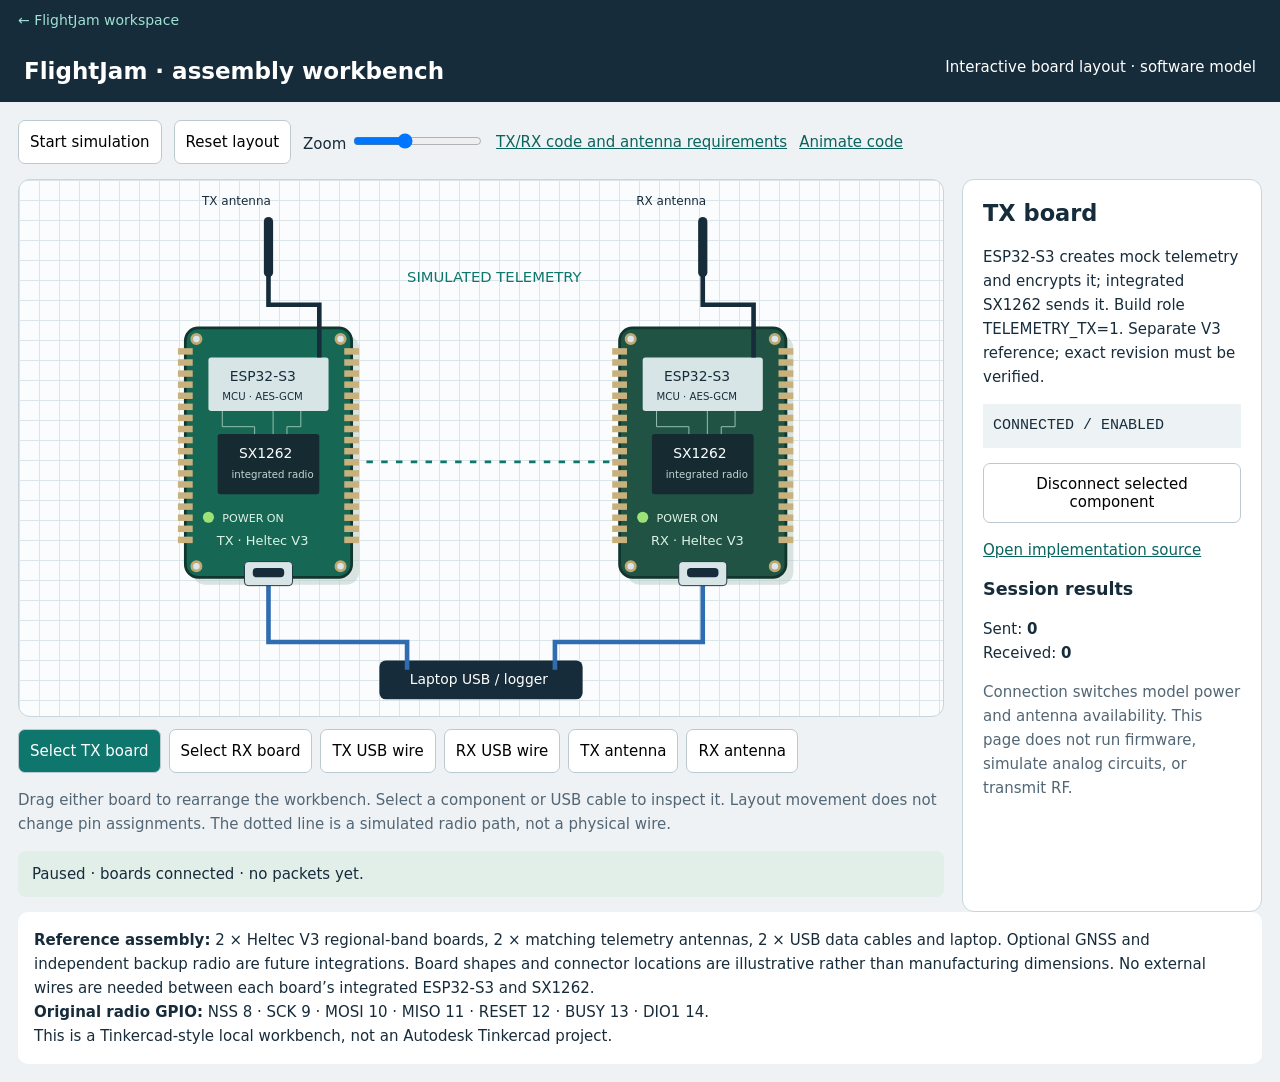
<file: sim/assembly-workbench.html>
<!doctype html><html lang="en"><meta charset="utf-8"><meta name="viewport" content="width=device-width,initial-scale=1"><title>FlightJam · assembly workbench</title>
<link rel="stylesheet" href="responsive.css"><script src="lab-integration.js" defer></script><style>body{margin:0;background:#eef2f5;color:#172c3b;font:15px system-ui}header{background:#172c3b;color:#fff;padding:18px 24px;display:flex;justify-content:space-between;gap:14px;flex-wrap:wrap}h1{font-size:23px;margin:0}main{padding:18px;max-width:1500px;margin:auto}.tools{display:flex;gap:12px;flex-wrap:wrap;align-items:center;margin-bottom:15px}button{font:inherit;background:#fff;border:1px solid #bdc9d0;border-radius:7px;padding:11px;cursor:pointer}button.active{background:#0f766e;color:#fff}a{color:#09645e}.layout{display:grid;grid-template-columns:minmax(0,1fr) 300px;gap:18px}.desk{background-color:#fafcfd;background-image:linear-gradient(#dce5ea 1px,transparent 1px),linear-gradient(90deg,#dce5ea 1px,transparent 1px);background-size:20px 20px;border:1px solid #c8d5dc;border-radius:12px;overflow:hidden}.desk svg{display:block;width:100%;height:auto;touch-action:none}.boardPart{cursor:grab}.boardPart:active{cursor:grabbing}svg text{font-family:system-ui;pointer-events:none}.wire{fill:none;stroke-width:5}.connection{cursor:pointer;stroke-width:14;stroke:transparent;fill:none}.side{background:#fff;border:1px solid #c8d5dc;border-radius:12px;padding:20px}.side h2{margin-top:0}.side p{line-height:1.6}.parts{display:flex;flex-wrap:wrap;gap:8px;margin:12px 0}.hint{color:#526675;line-height:1.6}.status{background:#e2eee8;padding:14px;border-radius:8px;margin:15px 0}.key{font-family:monospace;background:#edf2f4;padding:10px}.foot{background:#fff;border-radius:10px;padding:16px;line-height:1.6} @media(max-width:850px){.layout{grid-template-columns:1fr}.desk{overflow:auto}.desk svg{min-width:650px}}</style>
<header><h1>FlightJam · assembly workbench</h1><span>Interactive board layout · software model</span></header><main>
<div class="tools"><button id="run">Start simulation</button><button id="reset">Reset layout</button><label>Zoom <input id="zoom" type="range" min="75" max="140" value="100"></label><a href="build-setup.html">TX/RX code and antenna requirements</a><a href="implementation-lab.html">Animate code</a></div>
<div class="layout"><section><div class="desk"><svg id="scene" viewBox="0 0 1000 580" role="img" aria-label="Draggable transmitter and receiver boards with USB cables and antennas"><g id="wires"></g><g id="devices"></g><circle id="pulse" r="7" fill="#0f766e" opacity="0"/></svg></div><div class="parts"><button data-select="tx">Select TX board</button><button data-select="rx">Select RX board</button><button data-select="txCable">TX USB wire</button><button data-select="rxCable">RX USB wire</button><button data-select="txAntenna">TX antenna</button><button data-select="rxAntenna">RX antenna</button></div><p class="hint">Drag either board to rearrange the workbench. Select a component or USB cable to inspect it. Layout movement does not change pin assignments. The dotted line is a simulated radio path, not a physical wire.</p><div id="status" class="status" role="status">Paused · boards connected · no packets yet.</div></section><aside class="side"><h2 id="title">TX board</h2><p id="info"></p><p id="connectionState" class="key"></p><button id="toggle">Disconnect selected component</button><p><a id="source" href="../reference-telemetry/src/main.cpp">Open implementation source</a></p><h3>Session results</h3><p>Sent: <b id="sent">0</b><br>Received: <b id="received">0</b></p><p class="hint">Connection switches model power and antenna availability. This page does not run firmware, simulate analog circuits, or transmit RF.</p></aside></div>
<div class="foot"><b>Reference assembly:</b> 2 × Heltec V3 regional-band boards, 2 × matching telemetry antennas, 2 × USB data cables and laptop. Optional GNSS and independent backup radio are future integrations. Board shapes and connector locations are illustrative rather than manufacturing dimensions. No external wires are needed between each board’s integrated ESP32-S3 and SX1262.<br><b>Original radio GPIO:</b> NSS 8 · SCK 9 · MOSI 10 · MISO 11 · RESET 12 · BUSY 13 · DIO1 14.<br>This is a Tinkercad-style local workbench, not an Autodesk Tinkercad project.</div></main>
<script>
const $=id=>document.getElementById(id),svg=$('scene');const pos={tx:{x:180,y:160},rx:{x:650,y:160}};const connected={tx:true,rx:true,txCable:true,rxCable:true,txAntenna:true,rxAntenna:true};let selected='tx',drag=null,timer=null,sent=0,received=0,pulseStart=0;
const details={tx:['TX board','ESP32-S3 creates mock telemetry and encrypts it; integrated SX1262 sends it. Build role TELEMETRY_TX=1. Separate V3 reference; exact revision must be verified.'],rx:['RX board','SX1262 receives; ESP32-S3 authenticates/decrypts and rejects repeated session/sequence pairs. Build role TELEMETRY_TX=0.'],txCable:['TX USB connection','Laptop USB → TX board USB connector. Provides bench power, flashing and serial data. Use a data cable.'],rxCable:['RX USB connection','Laptop USB → RX board USB connector. Provides bench power, flashing and received serial data.'],txAntenna:['TX telemetry antenna','A manufacturer-compatible antenna matched to operating band and board RF connector. This illustrated connection is not a soldering or connector-size guide.'],rxAntenna:['RX telemetry antenna','Matching-band antenna on ground node. Encrypted packets can still be detected as radio signals.']};
function inspector(){const [name,info]=details[selected];$('title').textContent=name;$('info').textContent=info;$('connectionState').textContent=connected[selected]?'CONNECTED / ENABLED':'DISCONNECTED / DISABLED';$('toggle').textContent=connected[selected]?'Disconnect selected component':'Reconnect selected component';for(const b of document.querySelectorAll('[data-select]'))b.classList.toggle('active',b.dataset.select===selected)}
function board(side){const p=pos[side],powered=connected[side]&&connected[side+'Cable'];const holes=[[12,12],[168,12],[12,258],[168,258]].map(([x,y])=>`<circle cx="${x}" cy="${y}" r="5" fill="#dce5ea" stroke="#bfa973" stroke-width="3"/>`).join('');const pins=Array.from({length:18},(_,i)=>`<rect x="-8" y="${22+i*12}" width="16" height="7" fill="#c9b17d"/><rect x="172" y="${22+i*12}" width="16" height="7" fill="#c9b17d"/>`).join('');return `<g class="boardPart" data-board="${side}" transform="translate(${p.x} ${p.y})"><rect x="8" y="8" width="180" height="270" rx="14" fill="#afc3bc" opacity=".45"/><rect width="180" height="270" rx="14" fill="${selected===side?'#166753':'#205343'}" stroke="#10362e" stroke-width="3"/>${holes}${pins}<rect x="25" y="32" width="130" height="58" rx="3" fill="#d7e5e7"/><text x="48" y="58" fill="#172c3b" font-size="15">ESP32-S3</text><text x="40" y="78" fill="#172c3b" font-size="11">MCU · AES-GCM</text><rect x="35" y="115" width="110" height="65" rx="3" fill="#152b31"/><text x="58" y="141" fill="#fff" font-size="15">SX1262</text><text x="50" y="163" fill="#c1d6cf" font-size="11">integrated radio</text><path d="M40 90V107H75V115M95 90V115M125 90V107H110V115" stroke="#9ec9b6" fill="none"/><circle cx="25" cy="205" r="6" fill="${powered?'#9ce377':'#a6b0b7'}"/><text x="40" y="210" fill="#e0f2e7" font-size="12">${powered?'POWER ON':'POWER OFF'}</text><text x="34" y="235" fill="#e0f2e7" font-size="14">${side.toUpperCase()} · Heltec V3</text><rect x="64" y="253" width="52" height="26" rx="4" fill="#d7e5e7" stroke="#172c3b"/><rect x="73" y="260" width="34" height="10" rx="4" fill="#172c3b"/><g data-select="${side}Antenna" style="cursor:pointer"><path d="M145 32V-25H90V-70" stroke="${connected[side+'Antenna']?'#172c3b':'#9aaab3'}" stroke-width="5" fill="none"/><rect x="85" y="-120" width="10" height="65" rx="5" fill="#172c3b"/><text x="18" y="-133" fill="#172c3b" font-size="13">${side.toUpperCase()} antenna</text></g></g>`}
function draw(){const tx=pos.tx,rx=pos.rx;$('devices').innerHTML=board('tx')+board('rx');const wire=(side,p,start)=>{const d=`M${p.x+90} ${p.y+275}V500H${start}V530`;return `<path class="wire" d="${d}" stroke="${connected[side+'Cable']?'#306db0':'#a6b0b7'}" stroke-dasharray="${connected[side+'Cable']?'':'7 7'}"/><path class="connection" data-select="${side}Cable" d="${d}"/>`};$('wires').innerHTML=`<rect x="390" y="520" width="220" height="42" rx="7" fill="#172c3b"/><text x="423" y="546" fill="#fff" font-size="15">Laptop USB / logger</text>`+wire('tx',tx,420)+wire('rx',rx,580)+`<path d="M${tx.x+180} ${tx.y+145}L${rx.x} ${rx.y+145}" stroke="#0f766e" stroke-width="3" stroke-dasharray="7 9" fill="none"/><text x="420" y="110" fill="#0f766e" font-size="16">SIMULATED TELEMETRY</text>`;inspector()}
function select(id){selected=id;draw()}
for(const b of document.querySelectorAll('[data-select]'))b.onclick=()=>select(b.dataset.select);
svg.addEventListener('pointerdown',e=>{const choice=e.target.closest('[data-select]');if(choice){select(choice.dataset.select);return}const board=e.target.closest('[data-board]');if(!board)return;selected=board.dataset.board;const point=svg.createSVGPoint();point.x=e.clientX;point.y=e.clientY;const local=point.matrixTransform(svg.getScreenCTM().inverse());drag={side:selected,dx:local.x-pos[selected].x,dy:local.y-pos[selected].y};svg.setPointerCapture(e.pointerId);draw()});
svg.addEventListener('pointermove',e=>{if(!drag)return;const point=svg.createSVGPoint();point.x=e.clientX;point.y=e.clientY;const local=point.matrixTransform(svg.getScreenCTM().inverse());pos[drag.side]={x:Math.max(20,Math.min(790,local.x-drag.dx)),y:Math.max(150,Math.min(220,local.y-drag.dy))};draw()});svg.addEventListener('pointerup',()=>drag=null);svg.addEventListener('pointercancel',()=>drag=null);
$('toggle').onclick=()=>{connected[selected]=!connected[selected];draw()};$('zoom').oninput=()=>{svg.style.width=$('zoom').value+'%'};
function tick(){if(!connected.tx||!connected.txCable){$('status').textContent='TX power absent. No packet transmitted.';return}sent++;$('sent').textContent=sent;const ok=connected.rx&&connected.rxCable&&connected.txAntenna&&connected.rxAntenna;if(ok){received++;$('received').textContent=received;$('status').textContent=`Packet ${sent}: sender → simulated radio path → receiver → laptop.`;pulseStart=performance.now()}else $('status').textContent=`Packet ${sent}: delivery unavailable; check RX power and both antennas.`}
function animate(now){const f=(now-pulseStart)/700;if(timer&&f>=0&&f<1){$('pulse').setAttribute('opacity','1');$('pulse').setAttribute('cx',pos.tx.x+180+(pos.rx.x-pos.tx.x-180)*f);$('pulse').setAttribute('cy',pos.tx.y+145+(pos.rx.y-pos.tx.y)*f)}else $('pulse').setAttribute('opacity','0');requestAnimationFrame(animate)}
$('run').onclick=()=>{if(timer){clearInterval(timer);timer=null;$('run').textContent='Start simulation';$('status').textContent='Simulation paused.'}else{timer=setInterval(tick,1000);$('run').textContent='Pause simulation';tick()}};$('reset').onclick=()=>{if(timer)clearInterval(timer);timer=null;drag=null;pos.tx={x:180,y:160};pos.rx={x:650,y:160};for(const key of Object.keys(connected))connected[key]=true;sent=received=0;$('sent').textContent=$('received').textContent='0';$('zoom').value=100;svg.style.width='100%';$('run').textContent='Start simulation';$('status').textContent='Layout restored; simulation paused.';draw()};draw();requestAnimationFrame(animate);
</script></html>

<link rel="stylesheet" href="responsive.css">
</file>
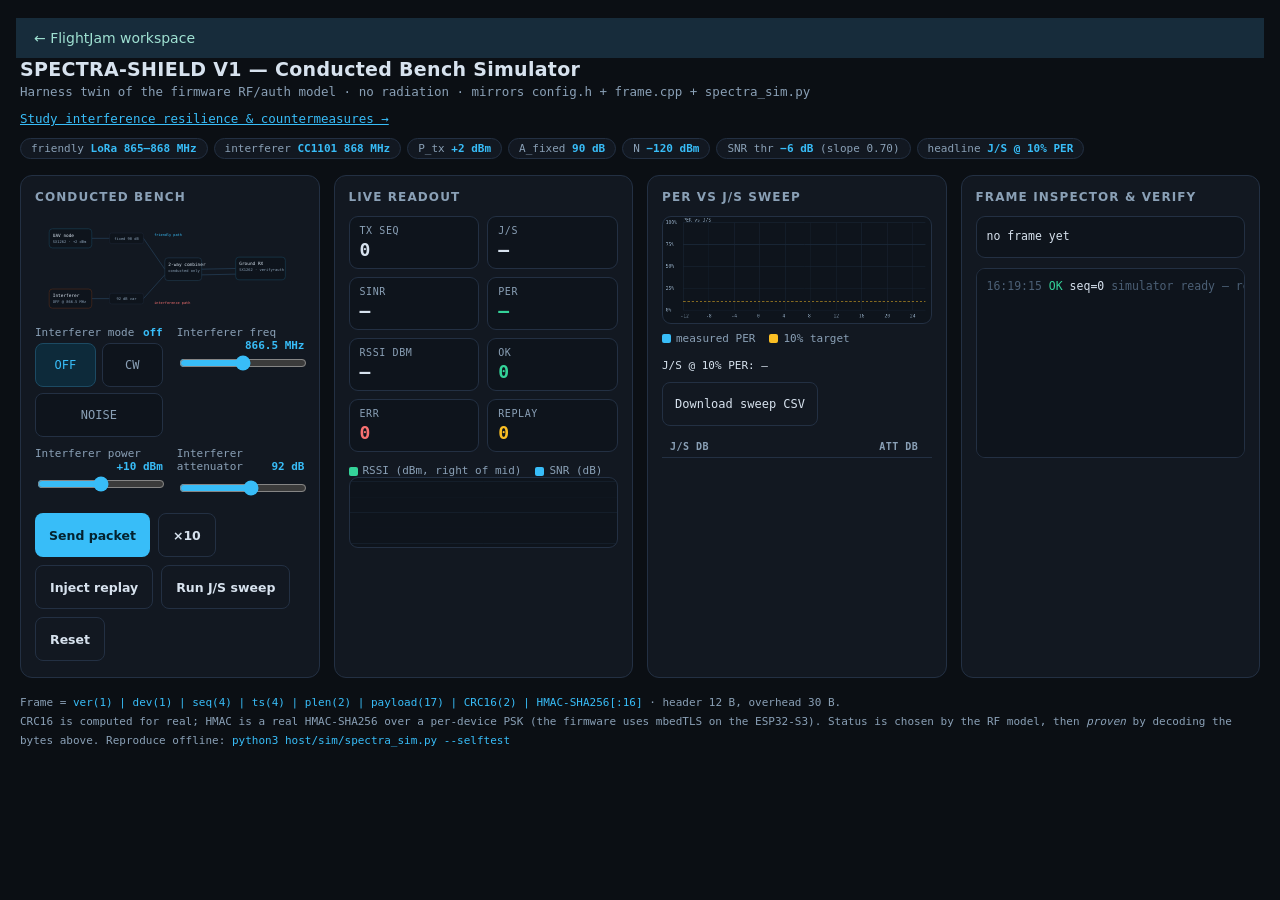
<file: sim/bench-simulator.html>
<!DOCTYPE html>
<html lang="en">
<head>
<meta charset="utf-8" />
<meta name="viewport" content="width=device-width, initial-scale=1" />
<title>SPECTRA-SHIELD V1 — Bench Simulator</title>
<link rel="stylesheet" href="responsive.css"><script src="lab-integration.js" defer></script><style>
  :root{
    --bg:#0b0f14; --panel:#121821; --panel2:#0e141c; --line:#233043;
    --txt:#d7e2ee; --dim:#8aa0b6; --acc:#38bdf8; --ok:#34d399; --warn:#fbbf24;
    --err:#f87171; --mac:#a78bfa; --crc:#f59e0b; --hdr:#38bdf8; --pay:#34d399;
    --mono:ui-monospace,SFMono-Regular,Menlo,Consolas,"DejaVu Sans Mono",monospace;
    --sans:ui-sans-serif,system-ui,-apple-system,"Segoe UI",Roboto,Arial,sans-serif;
  }
  *{box-sizing:border-box}
  html,body{margin:0;background:var(--bg);color:var(--txt);font-family:var(--sans)}
  body{padding:18px 16px 60px}
  .wrap{max-width:1240px;margin:0 auto}
  header h1{font-size:19px;margin:0 0 4px;letter-spacing:.3px}
  header .sub{color:var(--dim);font-size:12.5px;margin-bottom:12px;font-family:var(--mono)}
  .chips{display:flex;flex-wrap:wrap;gap:6px;margin:8px 0 16px}
  .chip{font-family:var(--mono);font-size:11px;color:var(--dim);background:var(--panel);
    border:1px solid var(--line);border-radius:999px;padding:3px 10px}
  .chip b{color:var(--acc);font-weight:600}
  .grid{display:grid;grid-template-columns:repeat(auto-fit,minmax(430px,1fr));gap:14px}
  .card{background:var(--panel);border:1px solid var(--line);border-radius:12px;padding:14px 14px 16px}
  .card.wide{grid-column:1/-1}
  .card h2{font-size:12px;text-transform:uppercase;letter-spacing:1.1px;color:var(--dim);
    margin:0 0 12px;font-weight:600}
  svg{display:block;width:100%;height:auto}
  .controls{display:grid;grid-template-columns:1fr 1fr;gap:10px 14px;margin-top:4px}
  .ctl label{display:block;font-size:11px;color:var(--dim);font-family:var(--mono);margin-bottom:4px}
  .ctl .val{float:right;color:var(--acc);font-weight:600}
  input[type=range]{width:100%;accent-color:var(--acc);height:18px}
  .seg{display:flex;gap:6px;flex-wrap:wrap}
  .seg button{flex:1;min-width:54px;background:var(--panel2);color:var(--dim);border:1px solid var(--line);
    border-radius:8px;padding:7px 4px;font-family:var(--mono);font-size:12px;cursor:pointer}
  .seg button.on{background:#0d2a3a;color:var(--acc);border-color:#1c4a63}
  .btns{display:flex;gap:8px;flex-wrap:wrap;margin-top:12px}
  .btns button{background:var(--acc);color:#04222f;border:0;border-radius:8px;padding:9px 14px;
    font-weight:600;font-size:12.5px;cursor:pointer}
  .btns button.ghost{background:transparent;color:var(--txt);border:1px solid var(--line)}
  .btns button:disabled{opacity:.45;cursor:not-allowed}
  .metrics{display:grid;grid-template-columns:repeat(auto-fit,minmax(96px,1fr));gap:8px}
  .m{background:var(--panel2);border:1px solid var(--line);border-radius:9px;padding:8px 10px}
  .m .k{font-size:10px;color:var(--dim);font-family:var(--mono);text-transform:uppercase;letter-spacing:.6px}
  .m .v{font-size:18px;font-weight:700;font-family:var(--mono);margin-top:3px}
  .m .v.ok{color:var(--ok)} .m .v.warn{color:var(--warn)} .m .v.err{color:var(--err)}
  canvas{width:100%;display:block;background:var(--panel2);border:1px solid var(--line);border-radius:9px}
  .legend{display:flex;gap:14px;flex-wrap:wrap;font-size:11px;color:var(--dim);
    font-family:var(--mono);margin:8px 0 0}
  .legend i{display:inline-block;width:9px;height:9px;border-radius:2px;margin-right:5px;vertical-align:middle}
  table{width:100%;border-collapse:collapse;font-family:var(--mono);font-size:11.5px;margin-top:10px}
  th,td{text-align:right;padding:5px 8px;border-bottom:1px solid var(--line)}
  th:first-child,td:first-child{text-align:left}
  th{color:var(--dim);font-weight:600;text-transform:uppercase;font-size:10px;letter-spacing:.5px}
  .hex{font-family:var(--mono);font-size:11.5px;line-height:1.7;white-space:pre;background:var(--panel2);
    border:1px solid var(--line);border-radius:9px;padding:10px;overflow-x:auto;margin-top:8px}
  .hex .o{color:#4b5f75}
  .hdr{color:var(--hdr)} .pay{color:var(--pay)} .crc{color:var(--crc)} .mac{color:var(--mac)}
  .steps{margin-top:10px;font-family:var(--mono);font-size:11.5px}
  .step{display:flex;align-items:center;gap:8px;padding:3px 0;color:var(--dim)}
  .step .dot{width:9px;height:9px;border-radius:50%;background:#31445c;flex:0 0 auto}
  .step.pass .dot{background:var(--ok)} .step.fail .dot{background:var(--err)}
  .step.pass{color:var(--txt)} .step.fail{color:var(--err)}
  .step .note{color:var(--dim);margin-left:auto}
  .log{height:190px;overflow-y:auto;font-family:var(--mono);font-size:11.5px;line-height:1.6;
    background:var(--panel2);border:1px solid var(--line);border-radius:9px;padding:8px 10px;margin-top:10px}
  .log div{white-space:nowrap}
  .log .t{color:#4b5f75} .log .OK{color:var(--ok)} .log .REPLAY{color:var(--warn)}
  .log .BAD_CRC{color:var(--crc)} .log .BAD_MAC{color:var(--mac)} .log .BAD_VERSION{color:var(--err)}
  .log .TOO_SHORT{color:var(--err)} .log .LOST{color:#64748b}
  .foot{color:var(--dim);font-size:11px;font-family:var(--mono);margin-top:16px;line-height:1.7}
  .foot code{color:var(--acc)}
</style>
</head>
<body>
<div class="wrap">
  <header>
    <h1>SPECTRA-SHIELD V1 — Conducted Bench Simulator</h1>
    <div class="sub">Harness twin of the firmware RF/auth model · no radiation · mirrors config.h + frame.cpp + spectra_sim.py</div>
    <div class="sub"><a href="interference-lab.html" style="color:var(--acc)">Study interference resilience &amp; countermeasures →</a></div>
    <div class="chips">
      <span class="chip">friendly <b>LoRa 865–868 MHz</b></span>
      <span class="chip">interferer <b>CC1101 868 MHz</b></span>
      <span class="chip">P_tx <b>+2 dBm</b></span>
      <span class="chip">A_fixed <b>90 dB</b></span>
      <span class="chip">N <b>−120 dBm</b></span>
      <span class="chip">SNR thr <b>−6 dB</b> (slope 0.70)</span>
      <span class="chip">headline <b>J/S @ 10% PER</b></span>
    </div>
  </header>

  <div class="grid">

    <!-- BENCH -->
    <div class="card">
      <h2>Conducted bench</h2>
      <svg id="bench" viewBox="0 0 760 300" aria-label="bench schematic"></svg>
      <div class="controls">
        <div class="ctl">
          <label>Interferer mode <span class="val" id="modeV">off</span></label>
          <div class="seg" id="mode">
            <button data-m="off" class="on">OFF</button>
            <button data-m="cw">CW</button>
            <button data-m="noise">NOISE</button>
          </div>
        </div>
        <div class="ctl">
          <label>Interferer freq <span class="val" id="freqV">866.5 MHz</span></label>
          <input type="range" id="freq" min="865" max="868" step="0.1" value="866.5">
        </div>
        <div class="ctl">
          <label>Interferer power <span class="val" id="pIntV">+10 dBm</span></label>
          <input type="range" id="pInt" min="0" max="20" step="1" value="10">
        </div>
        <div class="ctl">
          <label>Interferer attenuator <span class="val" id="aIntV">92 dB</span></label>
          <input type="range" id="aInt" min="60" max="116" step="1" value="92">
        </div>
      </div>
      <div class="btns">
        <button id="send">Send packet</button>
        <button id="send10" class="ghost">×10</button>
        <button id="replay" class="ghost">Inject replay</button>
        <button id="sweep" class="ghost">Run J/S sweep</button>
        <button id="reset" class="ghost">Reset</button>
      </div>
    </div>

    <!-- METRICS -->
    <div class="card">
      <h2>Live readout</h2>
      <div class="metrics">
        <div class="m"><div class="k">tx seq</div><div class="v" id="mSeq">0</div></div>
        <div class="m"><div class="k">J/S</div><div class="v" id="mJs">—</div></div>
        <div class="m"><div class="k">SINR</div><div class="v" id="mSinr">—</div></div>
        <div class="m"><div class="k">PER</div><div class="v" id="mPer">—</div></div>
        <div class="m"><div class="k">RSSI dBm</div><div class="v" id="mRssi">—</div></div>
        <div class="m"><div class="k">ok</div><div class="v ok" id="mOk">0</div></div>
        <div class="m"><div class="k">err</div><div class="v err" id="mErr">0</div></div>
        <div class="m"><div class="k">replay</div><div class="v warn" id="mRpl">0</div></div>
      </div>
      <div class="legend" style="margin-top:12px">
        <span><i style="background:var(--ok)"></i>RSSI (dBm, right of mid)</span>
        <span><i style="background:var(--acc)"></i>SNR (dB)</span>
      </div>
      <canvas id="strip" height="150"></canvas>
    </div>

    <!-- SWEEP -->
    <div class="card">
      <h2>PER vs J/S sweep</h2>
      <canvas id="per" height="230"></canvas>
      <div class="legend">
        <span><i style="background:var(--acc)"></i>measured PER</span>
        <span><i style="background:var(--warn)"></i>10% target</span>
        <span id="js10" style="color:var(--txt)">J/S @ 10% PER: —</span>
      </div>
      <button id="csv" class="ghost" style="margin-top:10px;background:transparent;color:var(--txt);
        border:1px solid var(--line);border-radius:8px;padding:7px 12px;font-family:var(--mono);
        font-size:12px;cursor:pointer">Download sweep CSV</button>
      <table id="tbl"><thead><tr><th>J/S dB</th><th>att dB</th><th>sent</th>
        <th>ok</th><th>PER</th></tr></thead><tbody></tbody></table>
    </div>

    <!-- FRAME -->
    <div class="card">
      <h2>Frame inspector &amp; verify</h2>
      <div class="hex" id="hex">no frame yet</div>
      <div class="steps" id="steps"></div>
      <div class="log" id="log"></div>
    </div>

  </div>

  <div class="foot">
    Frame = <code>ver(1) | dev(1) | seq(4) | ts(4) | plen(2) | payload(17) | CRC16(2) | HMAC-SHA256[:16]</code> ·
    header 12&nbsp;B, overhead 30&nbsp;B.<br>
    CRC16 is computed for real; HMAC is a real HMAC-SHA256 over a per-device PSK (the firmware uses mbedTLS on the
    ESP32-S3). Status is chosen by the RF model, then <em>proven</em> by decoding the bytes above.
    Reproduce offline: <code>python3 host/sim/spectra_sim.py --selftest</code>
  </div>
</div>

<script>
"use strict";
/* ------------------------------------------------------------------ *
 * Constants — mirror lib/spectra_common/include/spectra/config.h
 * ------------------------------------------------------------------ */
const P_TX_DBM=2.0, P_INT_DBM=10.0, A_FIXED_DB=90.0, N_DBM=-120.0;
const SNR_THRESHOLD_DB=-6.0, SNR_SLOPE=0.70;
const PAYLOAD_LEN=17, K_HEADER_LEN=12, K_CRC_LEN=2, K_MAC_LEN=16, K_OVERHEAD=30;
const S_DBM = P_TX_DBM - A_FIXED_DB;            // received friendly power (fixed path)
const PSK = hexToBytes("535045435452415f534849454c445f50534b5f4445565f56315f5f0000000000"); // "SPECTRA_SHIELD_PSK_DEV_V1_"

/* ------------------------------------------------------------------ *
 * Hashing / codec (real CRC16 + real HMAC-SHA256)
 * ------------------------------------------------------------------ */
const K256=new Uint32Array([
0x428a2f98,0x71374491,0xb5c0fbcf,0xe9b5dba5,0x3956c25b,0x59f111f1,0x923f82a4,0xab1c5ed5,
0xd807aa98,0x12835b01,0x243185be,0x550c7dc3,0x72be5d74,0x80deb1fe,0x9bdc06a7,0xc19bf174,
0xe49b69c1,0xefbe4786,0x0fc19dc6,0x240ca1cc,0x2de92c6f,0x4a7484aa,0x5cb0a9dc,0x76f988da,
0x983e5152,0xa831c66d,0xb00327c8,0xbf597fc7,0xc6e00bf3,0xd5a79147,0x06ca6351,0x14292967,
0x27b70a85,0x2e1b2138,0x4d2c6dfc,0x53380d13,0x650a7354,0x766a0abb,0x81c2c92e,0x92722c85,
0xa2bfe8a1,0xa81a664b,0xc24b8b70,0xc76c51a3,0xd192e819,0xd6990624,0xf40e3585,0x106aa070,
0x19a4c116,0x1e376c08,0x2748774c,0x34b0bcb5,0x391c0cb3,0x4ed8aa4a,0x5b9cca4f,0x682e6ff3,
0x748f82ee,0x78a5636f,0x84c87814,0x8cc70208,0x90befffa,0xa4506ceb,0xbef9a3f7,0xc67178f2]);
function rotr(x,n){return ((x>>>n)|(x<<(32-n)))>>>0;}
function sha256Bytes(b){
  const H=new Uint32Array([0x6a09e667,0xbb67ae85,0x3c6ef372,0xa54ff53a,0x510e527f,0x9b05688c,0x1f83d9ab,0x5be0cd19]);
  const l=b.length, tot=(((l+9)>>6)+1)<<6, p=new Uint8Array(tot);
  p.set(b); p[l]=0x80;
  const dv=new DataView(p.buffer);
  dv.setUint32(tot-8,Math.floor(l*8/0x100000000)); dv.setUint32(tot-4,(l*8)>>>0);
  const w=new Uint32Array(64);
  for(let i=0;i<tot;i+=64){
    for(let t=0;t<16;t++) w[t]=dv.getUint32(i+t*4);
    for(let t=16;t<64;t++){
      const a=w[t-15], c=w[t-2];
      const s0=(rotr(a,7)^rotr(a,18)^(a>>>3))>>>0;
      const s1=(rotr(c,17)^rotr(c,19)^(c>>>10))>>>0;
      w[t]=(w[t-16]+s0+w[t-7]+s1)>>>0;
    }
    let a=H[0],bb=H[1],cc=H[2],d=H[3],e=H[4],f=H[5],g=H[6],h=H[7];
    for(let t=0;t<64;t++){
      const S1=(rotr(e,6)^rotr(e,11)^rotr(e,25))>>>0;
      const ch=((e&f)^(~e&g))>>>0;
      const t1=(h+S1+ch+K256[t]+w[t])>>>0;
      const S0=(rotr(a,2)^rotr(a,13)^rotr(a,22))>>>0;
      const maj=((a&bb)^(a&cc)^(bb&cc))>>>0;
      const t2=(S0+maj)>>>0;
      h=g;g=f;f=e;e=(d+t1)>>>0;d=cc;cc=bb;bb=a;a=(t1+t2)>>>0;
    }
    H[0]=(H[0]+a)>>>0;H[1]=(H[1]+bb)>>>0;H[2]=(H[2]+cc)>>>0;H[3]=(H[3]+d)>>>0;
    H[4]=(H[4]+e)>>>0;H[5]=(H[5]+f)>>>0;H[6]=(H[6]+g)>>>0;H[7]=(H[7]+h)>>>0;
  }
  const out=new Uint8Array(32), od=new DataView(out.buffer);
  for(let i=0;i<8;i++) od.setUint32(i*4,H[i]);
  return out;
}
function hmacSha256(key,msg){
  let k=key.length>64?sha256Bytes(key):key;
  const ip=new Uint8Array(64+msg.length), op=new Uint8Array(64+32);
  for(let i=0;i<64;i++){ ip[i]=(k[i]||0)^0x36; op[i]=(k[i]||0)^0x5c; }
  ip.set(msg,64);
  const inner=sha256Bytes(ip);
  op.set(inner,64);
  return sha256Bytes(op);
}
function crc16(buf){
  let crc=0xFFFF;
  for(let i=0;i<buf.length;i++){
    crc^=(buf[i]<<8)&0xFFFF;
    for(let b=0;b<8;b++) crc=(crc&0x8000)?((crc<<1)^0x1021)&0xFFFF:(crc<<1)&0xFFFF;
  }
  return crc&0xFFFF;
}
function hexToBytes(s){const a=new Uint8Array(s.length/2);for(let i=0;i<a.length;i++)a[i]=parseInt(s.substr(i*2,2),16);return a;}
function concat(...arrs){let n=0;for(const a of arrs)n+=a.length;const o=new Uint8Array(n);let p=0;for(const a of arrs){o.set(a,p);p+=a.length;}return o;}
function u32(n){return new Uint8Array([(n>>>24)&255,(n>>>16)&255,(n>>>8)&255,n&255]);}
function u16(n){return new Uint8Array([(n>>>8)&255,n&255]);}
function readU16(b,o){return (b[o]<<8)|b[o+1];}
function readU32(b,o){return ((b[o]<<24)|(b[o+1]<<16)|(b[o+2]<<8)|b[o+3])>>>0;}

function makePayload(seq){ // deterministic, readable telemetry-ish bytes
  const p=new Uint8Array(PAYLOAD_LEN);
  let x=(seq*2654435761)>>>0;
  for(let i=0;i<PAYLOAD_LEN;i++){ x=(x^(x<<13))>>>0; x=(x^(x>>>17))>>>0; x=(x^(x<<5))>>>0; p[i]=x&255; }
  p[0]=0xA1; p[1]=0x0F; // tag
  return p;
}
function frameEncode(dev,seq,ts,payload){
  const body=concat(new Uint8Array([1,dev]),u32(seq),u32(ts),u16(payload.length),payload);
  const crc=u16(crc16(body));
  const mac=hmacSha256(PSK,concat(body,crc)).slice(0,16);
  return concat(body,crc,mac);
}
function frameDecode(bytes,lastSeq,lastTs,nowSec){
  const st={status:"OK",why:""};
  if(bytes.length<K_HEADER_LEN+K_CRC_LEN+K_MAC_LEN) return {...st,status:"TOO_SHORT",why:"len " + bytes.length};
  if(bytes[0]!==1) return {...st,status:"BAD_VERSION",why:"ver="+bytes[0]};
  const plen=readU16(bytes,10);
  if(K_HEADER_LEN+plen+K_CRC_LEN+K_MAC_LEN!==bytes.length)
    return {...st,status:"BAD_CRC",why:"len mismatch"};
  const body=bytes.slice(0,K_HEADER_LEN+plen);
  const gotCrc=readU16(bytes,K_HEADER_LEN+plen);
  if(crc16(body)!==gotCrc) return {...st,status:"BAD_CRC",why:"crc mismatch"};
  const calc=hmacSha256(PSK,bytes.slice(0,K_HEADER_LEN+plen+K_CRC_LEN)).slice(0,16);
  const gotMac=bytes.slice(K_HEADER_LEN+plen+K_CRC_LEN);
  for(let i=0;i<K_MAC_LEN;i++) if(calc[i]!==gotMac[i]) return {...st,status:"BAD_MAC",why:"mac mismatch"};
  const seq=readU32(bytes,2), ts=readU32(bytes,6);
  if(seq<=lastSeq) return {...st,status:"REPLAY",why:"seq "+seq};
  if(Math.abs(nowSec-ts)>300) return {...st,status:"REPLAY",why:"ts window"};
  return {...st,status:"OK",seq,ts};
}

/* ------------------------------------------------------------------ *
 * RF model — mirror host/sim/spectra_sim.py
 * ------------------------------------------------------------------ */
function jsNow(){
  if(STATE.mode==="off") return -32;                 // no jammer present
  const J = STATE.pInt - STATE.aInt;
  return J - S_DBM;
}
function sinrFor(js){
  const S=Math.pow(10,S_DBM/10), N=Math.pow(10,N_DBM/10), J=Math.pow(10,(S_DBM+js)/10);
  return 10*Math.log10(S/(N+J));
}
function pOk(sinr){ return 1/(1+Math.exp(SNR_SLOPE*(SNR_THRESHOLD_DB-sinr))); }
function rssiDbm(sinr){
  const S=Math.pow(10,S_DBM/10);
  const Np=Math.pow(10,N_DBM/10);
  const Jp=S*Math.pow(10,jsNow()/10);
  return 10*Math.log10(S+Np+Jp);
}
function rollOutcome(){
  const js=jsNow(), p=pOk(sinrFor(js));
  const r=Math.random();
  if(r<p) return "OK";
  const u=(r-p)/(1-p);
  if(u<0.60) return "LOST";
  if(u<0.90) return "BAD_CRC";
  if(u<0.98) return "BAD_MAC";
  return "TOO_SHORT";
}

/* ------------------------------------------------------------------ *
 * State + DOM
 * ------------------------------------------------------------------ */
const STATE={mode:"off",freq:866.5,pInt:10,aInt:92,seq:0,ok:0,err:0,lost:0,
  badcrc:0,badmac:0,tooshort:0,replay:0,tx:0,lastTs:0,lastFrame:null,
  strip:[],sweep:[],busy:false};
const $=id=>document.getElementById(id);
const log=$("log");
function logLine(status,seq,extra){
  const d=document.createElement("div");
  const t=new Date().toLocaleTimeString([], {hour12:false});
  d.innerHTML='<span class="t">'+t+'</span> '+
    '<span class="'+status+'">'+status.padEnd(9)+'</span> seq='+seq+
    (extra?'  <span class="t">'+extra+'</span>':'');
  log.appendChild(d);
  while(log.children.length>200) log.removeChild(log.firstChild);
  log.scrollTop=log.scrollHeight;
}
function fmtJs(v){return (v>=0?"+":"")+v.toFixed(1);}

function refreshReadout(){
  const js=jsNow(), sinr=sinrFor(js);
  $("mSeq").textContent=STATE.seq;
  $("mJs").textContent=STATE.tx?fmtJs(js):"—";
  $("mSinr").textContent=(STATE.tx?sinr.toFixed(1)+" dB":"—");
  const per=STATE.tx?STATE.err/STATE.tx:0;
  const pe=$("mPer"); pe.textContent=STATE.tx?(per*100).toFixed(1)+"%":"—";
  pe.className="v "+(per>0.2?"err":per>0.02?"warn":"ok");
  $("mRssi").textContent=STATE.tx?rssiDbm(sinr).toFixed(0):"—";
  $("mOk").textContent=STATE.ok; $("mErr").textContent=STATE.err;
  $("mRpl").textContent=STATE.replay;
}

/* ------------------------------------------------------------------ *
 * Bench SVG
 * ------------------------------------------------------------------ */
const SVG=$("bench");
function el(n,a){const e=document.createElementNS("http://www.w3.org/2000/svg",n);for(const k in a)e.setAttribute(k,a[k]);return e;}
const NODES={
  uav:{x:40,y:36,w:120,h:54}, intf:{x:40,y:206,w:120,h:54},
  attf:{x:210,y:48,w:96,h:30}, attv:{x:210,y:218,w:96,h:30},
  comb:{x:366,y:118,w:104,h:64}, rx:{x:566,y:116,w:140,h:64}
};
const PATH={
  friendly:[[160,63],[210,63],[306,63],[366,150],[470,150],[566,148]],
  intf:[[160,233],[210,233],[306,233],[366,166],[470,166],[566,164]]
};
function drawBench(){
  SVG.innerHTML="";
  const box=(n,label,sub,col)=>{const r=NODES[n];
    SVG.appendChild(el("rect",{x:r.x,y:r.y,width:r.w,height:r.h,rx:9,fill:"#0e141c",stroke:col||"#233043","stroke-width":1.4}));
    const t=el("text",{x:r.x+10,y:r.y+22,fill:"#d7e2ee","font-size":12.5,"font-family":"monospace"});t.textContent=label;SVG.appendChild(t);
    if(sub){const s=el("text",{x:r.x+10,y:r.y+40,fill:"#8aa0b6","font-size":10.5,"font-family":"monospace"});s.textContent=sub;SVG.appendChild(s);}
  };
  const att=(n,label)=>{const r=NODES[n];
    SVG.appendChild(el("rect",{x:r.x,y:r.y,width:r.w,height:r.h,rx:6,fill:"#0e141c",stroke:"#233043"}));
    const t=el("text",{x:r.x+r.w/2,y:r.y+19,fill:"#8aa0b6","font-size":10.5,"text-anchor":"middle","font-family":"monospace"});t.textContent=label;SVG.appendChild(t);
  };
  // wires
  const wire=pts=>SVG.appendChild(el("polyline",{points:pts.map(p=>p.join(",")).join(" "),fill:"none",
    stroke:STATE.mode==="off"?"#26415a":STATE.mode==="cw"?"#7a5a1a":"#7a2a2a","stroke-width":2}));
  wire(PATH.intf.slice(0,6));
  wire(PATH.friendly);
  box("uav","UAV node","SX1262 · +2 dBm","#1c4a63");
  box("intf","Interferer",STATE.mode.toUpperCase()+" @ "+STATE.freq.toFixed(1)+" MHz","#63321c");
  box("comb","2-way combiner","conducted only","#26415a");
  box("rx","Ground RX","SX1262 · verify+auth","#1c4a63");
  att("attf","fixed 90 dB");
  att("attv",STATE.aInt+" dB var");
  // labels
  const lbl=(x,y,s,c)=>{const t=el("text",{x,y,fill:c||"#4b5f75","font-size":10,"font-family":"monospace"});t.textContent=s;SVG.appendChild(t);};
  lbl(336,56,"friendly path", "#38bdf8"); lbl(336,249,"interference path","#f87171");
  // pulse layers
  const pf=el("circle",{id:"pf",cx:-20,cy:-20,r:5,fill:"#34d399",opacity:0});SVG.appendChild(pf);
  const pi=el("circle",{id:"pi",cx:-20,cy:-20,r:5,fill:"#f87171",opacity:0});SVG.appendChild(pi);
}
function tweenPulse(id,pts,dur,color,onDone){
  const c=$(id); let t0=performance.now();
  const seg=[]; let total=0;
  for(let i=1;i<pts.length;i++){const d=Math.hypot(pts[i][0]-pts[i-1][0],pts[i][1]-pts[i-1][1]);seg.push(d);total+=d;}
  c.setAttribute("fill",color); c.setAttribute("opacity","1");
  function step(now){
    let f=Math.min(1,(now-t0)/dur), dist=f*total, i=0;
    while(i<seg.length && dist>seg[i]){dist-=seg[i];i++;}
    if(i>=seg.length){ c.setAttribute("opacity","0"); onDone&&onDone(); return; }
    const a=pts[i], b=pts[i+1], r=seg[i]?dist/seg[i]:0;
    c.setAttribute("cx",a[0]+(b[0]-a[0])*r); c.setAttribute("cy",a[1]+(b[1]-a[1])*r);
    if(f>=1){c.setAttribute("opacity","0");onDone&&onDone();return;}
    requestAnimationFrame(step);
  }
  requestAnimationFrame(step);
}

/* ------------------------------------------------------------------ *
 * Frame inspector
 * ------------------------------------------------------------------ */
function renderHex(bytes,status){
  const names={}; // byte -> class
  const n=bytes.length;
  for(let i=0;i<n;i++){
    if(i<2||i<12) names[i]="hdr";
    else if(i<12) names[i]="hdr";
  }
  // explicit layout by offsets
  const cls=i=>{
    if(i<2) return "hdr";            // ver,dev
    if(i<6) return "hdr";            // seq
    if(i<10) return "hdr";           // ts
    if(i<12) return "hdr";           // plen
    const plen=readU16(bytes,10);
    if(!plen){ return "pay"; }
    if(i<12+plen) return "pay";
    if(i<12+plen+2) return "crc";
    return "mac";
  };
  let out="";
  for(let off=0;off<n;off+=16){
    out+='<span class="o">'+off.toString(16).padStart(4,"0")+'</span>  ';
    for(let i=off;i<Math.min(off+16,n);i++){
      out+='<span class="'+cls(i)+'">'+bytes[i].toString(16).padStart(2,"0")+'</span> ';
    }
    out+="\n";
  }
  $("hex").innerHTML=out;
}
function renderSteps(dec){
  const steps=[
    ["length ≥ 30 B", dec.status!=="TOO_SHORT"],
    ["version == 1", dec.status!=="BAD_VERSION"],
    ["CRC16 valid", dec.status!=="BAD_CRC"],
    ["HMAC-SHA256 valid", dec.status!=="BAD_MAC"],
    ["replay guard", dec.status!=="REPLAY"]
  ];
  $("steps").innerHTML=steps.map(([n,ok])=>{
    // once a step fails, later steps are "not reached"
    return '<div class="step '+(ok?"pass":"fail")+'"><span class="dot"></span>'+n+
      '<span class="note">'+(ok?"pass":"fail")+'</span></div>';
  }).join("") + '<div class="step '+(dec.status==="OK"?"pass":"fail")+
    '"><span class="dot"></span><b>RESULT: '+dec.status+'</b>'+
    (dec.why?'<span class="note">'+dec.why+'</span>':'')+'</div>';
}

/* ------------------------------------------------------------------ *
 * Transmit
 * ------------------------------------------------------------------ */
function transmit(forceReplay){
  if(STATE.busy) return;
  const seq=forceReplay?STATE.seq:(STATE.seq+1);
  if(!forceReplay) STATE.seq=seq;
  const ts=Math.floor(Date.now()/1000);
  const payload=makePayload(seq);
  let bytes=frameEncode(0x01,seq,ts,payload);
  let physical = forceReplay ? "REPLAY" : rollOutcome();

  if(physical==="BAD_CRC"){
    const i=12+Math.floor(Math.random()*PAYLOAD_LEN); bytes=bytes.slice(); bytes[i]^=0xFF;
  } else if(physical==="BAD_MAC"){
    bytes=bytes.slice(); bytes[bytes.length-1]^=0xFF;
  } else if(physical==="TOO_SHORT"){
    bytes=bytes.slice(0,5+Math.floor(Math.random()*6));
  }

  STATE.tx++;
  const color=physical==="OK"?"#34d399":"#f87171";
  const dur=physical==="LOST"?520:640;
  tweenPulse("pf",PATH.friendly,dur,color);

  if(stateInterfererOn()){
    tweenPulse("pi",PATH.intf,260+Math.random()*120,"#f87171");
  }

  // Decode with the SAME guard state the firmware keeps (seq/ts from last OK)
  const dec=frameDecode(bytes, STATE.lastSeq||0, STATE.lastTs||0, ts);
  let shown=dec.status;
  if(physical==="LOST"){ shown="LOST"; }
  else if(dec.status==="OK"){ STATE.lastSeq=dec.seq; STATE.lastTs=dec.ts; }

  if(shown==="OK") STATE.ok++;
  else if(shown==="LOST"){ STATE.lost++; STATE.err++; }
  else { STATE.err++; if(shown==="BAD_CRC")STATE.badcrc++; if(shown==="BAD_MAC")STATE.badmac++;
    if(shown==="TOO_SHORT")STATE.tooshort++; if(shown==="REPLAY")STATE.replay++; }

  renderHex(bytes,shown);
  renderSteps(dec.status==="OK"?dec:{...dec,status:shown,why:physical==="LOST"?"signal lost (no frame)":dec.why});
  logLine(shown,seq,physical==="LOST"?"":bytes.length+"B");

  STATE.strip.push({sinr:sinrFor(jsNow()),rssi:rssiDbm(sinrFor(jsNow()))});
  if(STATE.strip.length>80) STATE.strip.shift();
  drawStrip();
  refreshReadout();
}
function stateInterfererOn(){ return STATE.mode!=="off"; }

/* ------------------------------------------------------------------ *
 * Charts
 * ------------------------------------------------------------------ */
function drawStrip(){
  const cv=$("strip"), ctx=cv.getContext("2d");
  const dpr=window.devicePixelRatio||1;
  const w=cv.clientWidth, h=cv.height;
  cv.width=w*dpr; cv.height=h*dpr; ctx.setTransform(dpr,0,0,dpr,0,0);
  ctx.clearRect(0,0,w,h);
  ctx.strokeStyle="#1b2838"; ctx.lineWidth=1;
  for(let g=0;g<=4;g++){const y=8+g*(h-16)/4;ctx.beginPath();ctx.moveTo(0,y);ctx.lineTo(w,y);ctx.stroke();}
  const d=STATE.strip; if(d.length<2) return;
  const lo=-130, hi=-40;
  const yv=v=>h-8-(v-lo)/(hi-lo)*(h-16);
  const line=(key,col)=>{ctx.strokeStyle=col;ctx.lineWidth=1.8;ctx.beginPath();
    d.forEach((p,i)=>{const x=i/(d.length-1)*(w-4)+2, y=yv(p[key]); i?ctx.lineTo(x,y):ctx.moveTo(x,y);});
    ctx.stroke();};
  line("rssi","#34d399");
  line("sinr","#38bdf8");
}
function svgToCanvasScale(){return 1;}
function drawPer(){
  const cv=$("per"), ctx=cv.getContext("2d");
  const dpr=window.devicePixelRatio||1, w=cv.clientWidth, h=cv.height;
  cv.width=w*dpr; cv.height=h*dpr; ctx.setTransform(dpr,0,0,dpr,0,0);
  ctx.clearRect(0,0,w,h);
  const L=44,R=12,T=12,B=28, x0=-12,x1=26, y0=0,y1=1;
  const X=v=>L+(v-x0)/(x1-x0)*(w-L-R);
  const Y=v=>h-B-(v-y0)/(y1-y0)*(h-T-B);
  ctx.strokeStyle="#1b2838"; ctx.fillStyle="#8aa0b6"; ctx.font="10px monospace";
  for(let v=x0;v<=x1;v+=4){ctx.beginPath();ctx.moveTo(X(v),T);ctx.lineTo(X(v),h-B);ctx.stroke();
    ctx.fillText(v,X(v)-6,h-12);}
  for(let v=0;v<=1.0001;v+=0.25){const y=Y(v);ctx.beginPath();ctx.moveTo(L,y);ctx.lineTo(w-R,y);ctx.stroke();
    ctx.fillText((v*100).toFixed(0)+"%",6,y+3);}
  ctx.strokeStyle="#fbbf24"; ctx.setLineDash([5,4]); ctx.beginPath();
  ctx.moveTo(L,Y(0.10)); ctx.lineTo(w-R,Y(0.10)); ctx.stroke(); ctx.setLineDash([]);
  ctx.fillStyle="#8aa0b6"; ctx.fillText("PER vs J/S",L,10);
  if(STATE.sweep.length){
    ctx.strokeStyle="#38bdf8"; ctx.lineWidth=2.2; ctx.beginPath();
    STATE.sweep.forEach((p,i)=>{const x=X(p.js),y=Y(p.per);i?ctx.lineTo(x,y):ctx.moveTo(x,y);});
    ctx.stroke();
    ctx.fillStyle="#38bdf8";
    STATE.sweep.forEach(p=>{ctx.beginPath();ctx.arc(X(p.js),Y(p.per),3,0,7);ctx.fill();});
  }
}
function computeJs10(){
  const s=STATE.sweep; if(s.length<2){$("js10").textContent="J/S @ 10% PER: —";return;}
  for(let i=1;i<s.length;i++){
    if((s[i-1].per-0.10)*(s[i].per-0.10)<=0 && s[i].per!==s[i-1].per){
      const f=(0.10-s[i-1].per)/(s[i].per-s[i-1].per);
      const js=s[i-1].js+f*(s[i].js-s[i-1].js);
      $("js10").textContent="J/S @ 10% PER: "+fmtJs(js)+" dB";
      return;
    }
  }
  $("js10").textContent="J/S @ 10% PER: outside swept range";
}
function renderTable(){
  const tb=$("tbl").querySelector("tbody"); tb.innerHTML="";
  STATE.sweep.forEach(p=>{
    const tr=document.createElement("tr");
    tr.innerHTML="<td>"+fmtJs(p.js)+"</td><td>"+p.att+"</td><td>"+p.sent+"</td><td>"+p.ok+"</td><td>"+(p.per*100).toFixed(1)+"%</td>";
    tb.appendChild(tr);
  });
}

/* ------------------------------------------------------------------ *
 * Sweep
 * ------------------------------------------------------------------ */
function runSweep(){
  if(STATE.busy) return; STATE.busy=true;
  $("sweep").disabled=true;
  const pts=[], atts=[];
  for(let js=-12;js<=24;js+=2) atts.push(js);
  STATE.sweep=[]; let idx=0;
  (function next(){
    if(idx>=atts.length){
      STATE.busy=false; $("sweep").disabled=false; computeJs10(); renderTable(); return;
    }
    const js=atts[idx++]; const att=Math.round((STATE.pInt - (S_DBM+js)));
    const N=250; let ok=0;
    const sinr=sinrFor(js), p=pOk(sinr);
    for(let i=0;i<N;i++) if(Math.random()<p) ok++;
    pts.push({js,att,sent:N,ok,per:1-ok/N});
    STATE.sweep=pts.slice(); drawPer(); setTimeout(next,45);
  })();
}

/* ------------------------------------------------------------------ *
 * Wire controls
 * ------------------------------------------------------------------ */
$("mode").addEventListener("click",e=>{
  const b=e.target.closest("button"); if(!b) return;
  STATE.mode=b.dataset.m;
  [...$("mode").children].forEach(c=>c.classList.toggle("on",c===b));
  $("modeV").textContent=STATE.mode; drawBench(); refreshReadout();
});
$("freq").addEventListener("input",e=>{STATE.freq=+e.target.value;$("freqV").textContent=STATE.freq.toFixed(1)+" MHz";drawBench();});
$("pInt").addEventListener("input",e=>{STATE.pInt=+e.target.value;$("pIntV").textContent=(STATE.pInt>=0?"+":"")+STATE.pInt+" dBm";refreshReadout();});
$("aInt").addEventListener("input",e=>{STATE.aInt=+e.target.value;$("aIntV").textContent=STATE.aInt+" dB";drawBench();refreshReadout();});
$("send").addEventListener("click",()=>transmit(false));
$("send10").addEventListener("click",()=>{let i=0;const t=setInterval(()=>{transmit(false);if(++i>=10)clearInterval(t);},90);});
$("replay").addEventListener("click",()=>transmit(true));
$("sweep").addEventListener("click",runSweep);
$("reset").addEventListener("click",()=>{
  Object.assign(STATE,{seq:0,ok:0,err:0,lost:0,badcrc:0,badmac:0,tooshort:0,replay:0,tx:0,
    lastTs:0,lastSeq:0,strip:[],sweep:[]});
  log.innerHTML=""; $("hex").textContent="no frame yet"; $("steps").innerHTML="";
  drawPer(); renderTable(); drawStrip(); refreshReadout();
});
$("csv").addEventListener("click",()=>{
  let csv="js_db,att_db,sent,ok,per\n";
  STATE.sweep.forEach(p=>{csv+=p.js+","+p.att+","+p.sent+","+p.ok+","+p.per.toFixed(4)+"\n";});
  const a=document.createElement("a");
  a.href=URL.createObjectURL(new Blob([csv],{type:"text/csv"}));
  a.download="spectra_sweep.csv"; a.click();
});
window.addEventListener("resize",()=>{drawStrip();drawPer();});

/* boot */
drawBench(); drawPer(); drawStrip(); refreshReadout();
logLine("OK",0,"simulator ready — reintroduces no radiation");
</script>
</body>
</html>

<link rel="stylesheet" href="responsive.css">
</file>
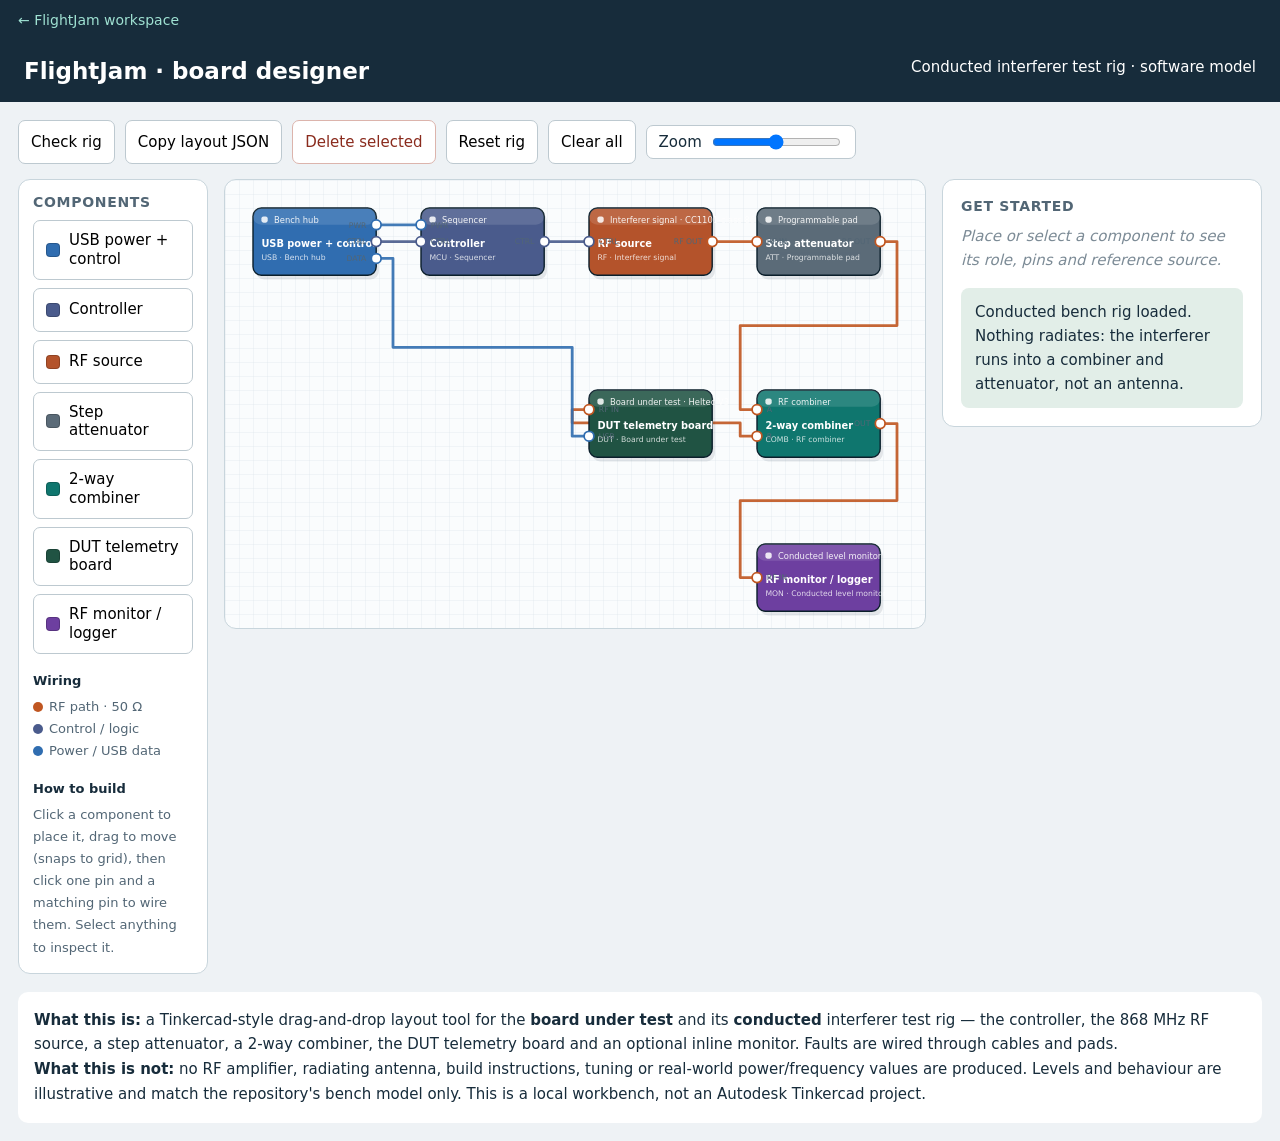
<file: sim/board-designer.html>
<!doctype html><html lang="en"><meta charset="utf-8"><meta name="viewport" content="width=device-width,initial-scale=1"><title>FlightJam · board designer</title>
<link rel="stylesheet" href="responsive.css"><script src="lab-integration.js" defer></script>
<style>
body{margin:0;background:#eef2f5;color:#172c3b;font:15px system-ui}
header{background:#172c3b;color:#fff;padding:18px 24px;display:flex;justify-content:space-between;gap:14px;flex-wrap:wrap}h1{font-size:23px;margin:0}
main{padding:18px;max-width:1600px;margin:auto}
.tools{display:flex;gap:10px;flex-wrap:wrap;align-items:center;margin-bottom:15px}
button{font:inherit;background:#fff;border:1px solid #bdc9d0;border-radius:7px;padding:10px 12px;cursor:pointer}
button:hover{background:#f2f7f9}button.active{background:#0f766e;color:#fff;border-color:#0f766e}
button.danger{color:#8a2b1d;border-color:#dcb4ac}
label.zoom{display:flex;align-items:center;gap:8px;background:#fff;border:1px solid #bdc9d0;border-radius:7px;padding:6px 12px}
a{color:#09645e}
.layout{display:grid;grid-template-columns:190px minmax(0,1fr) 320px;gap:16px;align-items:start}
.palette,.side{background:#fff;border:1px solid #c8d5dc;border-radius:12px;padding:14px}
.side{padding:18px}
.palette h2,.side h2{margin:0 0 10px;font-size:14px;text-transform:uppercase;letter-spacing:.05em;color:#526675}
.pal{display:flex;flex-direction:column;gap:8px}
.pal button{display:flex;align-items:center;gap:9px;text-align:left;line-height:1.25}
.sw{width:14px;height:14px;border-radius:4px;flex:none;border:1px solid rgba(0,0,0,.2)}
.legend{margin-top:16px;font-size:13px;color:#526675;line-height:1.7}
.legend b{display:block;margin-bottom:4px;color:#172c3b}
.dot{display:inline-block;width:10px;height:10px;border-radius:50%;margin-right:6px;vertical-align:middle}
.stage{background:#fafcfd;border:1px solid #c8d5dc;border-radius:12px;overflow:hidden;overscroll-behavior:contain}
.stage svg{display:block;width:100%;height:auto;touch-action:pan-y}
.block{cursor:grab}.block:active{cursor:grabbing}
.block,.port{touch-action:none}
svg text{font-family:system-ui;pointer-events:none;user-select:none}
.port{cursor:crosshair}
.port-ring{transition:r .1s ease}
.port.compat .port-ring{stroke:#0f766e;stroke-width:3}
.port.compat .halo{display:block}
.halo{display:none}
.side h2{margin-top:0}.side h2:not(:first-of-type){margin-top:22px}
.side p{line-height:1.6;margin:.4em 0}.side .role{color:#0f766e;font-weight:600}
.ports{list-style:none;padding:0;margin:10px 0;font-size:14px}
.ports li{display:flex;justify-content:space-between;padding:5px 0;border-bottom:1px dashed #dce5ea}
.status{background:#e2eee8;padding:12px 14px;border-radius:8px;margin-top:16px;line-height:1.6}
.status.warn{background:#fbeede}
.empty{color:#7c8b96;font-style:italic}
.copyok{color:#0f766e;font-weight:600}
.foot{margin-top:18px;background:#fff;border-radius:10px;padding:16px;line-height:1.65}
.foot b{color:#172c3b}
@media(max-width:1180px){.layout{grid-template-columns:168px minmax(0,1fr) 280px}.palette,.side{padding:12px}}
@media(max-width:1080px){
  .layout{grid-template-columns:minmax(0,1fr)}
  .pal{flex-direction:row;flex-wrap:wrap}
  .pal button{flex:1 1 150px}
  .palette .legend{margin-top:12px}
}
@media(max-width:760px){
  .stage{overflow-x:auto}
  .stage svg{min-width:680px}
}
@media(max-width:600px){
  .tools{position:sticky;top:0;z-index:5;gap:8px;padding:8px 0;background:#eef2f5}
  .tools button{flex:1 1 calc(50% - 4px)}
  label.zoom{flex:1 1 100%;justify-content:space-between}
  label.zoom input{flex:1;min-width:0}
  .pal{flex-wrap:nowrap;overflow-x:auto;padding-bottom:6px;scroll-snap-type:x proximity}
  .pal button{flex:0 0 auto;scroll-snap-align:start;white-space:nowrap}
  .side{padding:14px}
  .foot{padding:14px}
}
</style>
<header><h1>FlightJam · board designer</h1><span>Conducted interferer test rig · software model</span></header>
<main>
<div class="tools">
  <button id="check">Check rig</button>
  <button id="copy">Copy layout JSON</button>
  <button id="del" class="danger">Delete selected</button>
  <button id="reset">Reset rig</button>
  <button id="clear">Clear all</button>
  <label class="zoom">Zoom <input id="zoom" type="range" min="60" max="140" value="100"></label>
</div>
<div class="layout">
  <aside class="palette">
    <h2>Components</h2>
    <div class="pal" id="pal"></div>
    <div class="legend">
      <b>Wiring</b>
      <span class="dot" style="background:#c05621"></span>RF path · 50 Ω<br>
      <span class="dot" style="background:#4a5b8c"></span>Control / logic<br>
      <span class="dot" style="background:#306db0"></span>Power / USB data
    </div>
    <div class="legend">
      <b>How to build</b>
      Click a component to place it, drag to move (snaps to grid), then click one pin and a matching pin to wire them. Select anything to inspect it.
    </div>
  </aside>
  <section class="stage">
    <svg id="scene" viewBox="0 0 1000 640" role="application" aria-label="Drag-and-drop conducted interferer test board designer">
      <defs>
        <pattern id="grid" width="20" height="20" patternUnits="userSpaceOnUse">
          <path d="M20 0H0V20" fill="none" stroke="#dce5ea" stroke-width="1"/>
        </pattern>
      </defs>
      <rect width="1000" height="640" fill="url(#grid)"/>
      <g id="wires"></g>
      <g id="blocks"></g>
    </svg>
  </section>
  <aside class="side">
    <h2 id="insp-title">Get started</h2>
    <p class="role" id="insp-role"></p>
    <div id="insp-body"><p class="empty">Place or select a component to see its role, pins and reference source.</p></div>
    <div class="status" id="status" role="status">Conducted bench rig loaded. Nothing radiates: the interferer runs into a combiner and attenuator, not an antenna.</div>
  </aside>
</div>
<div class="foot">
  <b>What this is:</b> a Tinkercad-style drag-and-drop layout tool for the <b>board under test</b> and its <b>conducted</b> interferer test rig — the controller, the 868 MHz RF source, a step attenuator, a 2-way combiner, the DUT telemetry board and an optional inline monitor. Faults are wired through cables and pads.
  <br><b>What this is not:</b> no RF amplifier, radiating antenna, build instructions, tuning or real-world power/frequency values are produced. Levels and behaviour are illustrative and match the repository's bench model only. This is a local workbench, not an Autodesk Tinkercad project.
</div>
</main>
<script>
const $=id=>document.getElementById(id),svg=$('scene');
const KINDCOLOR={R:'#c05621',C:'#4a5b8c',W:'#306db0'};
const KINDNAME={R:'RF path',C:'Control',W:'Power / USB'};
const BLOCKS={
 usb:{name:'USB power + control',role:'Bench hub',note:'Bench power, flashing and serial control from the laptop to the rig.',file:'../host/sim/spectra_sim.py',color:'#306db0',
   ports:[{id:'PWR',label:'PWR',kind:'W',x:176,y:24,side:'right'},{id:'CTRL',label:'CTRL',kind:'C',x:176,y:48,side:'right'},{id:'DATA',label:'DATA',kind:'W',x:176,y:72,side:'right'}]},
 mcu:{name:'Controller',role:'Sequencer',note:'Runs the test sequence and timing; sets interferer mode and reads back status. Software model only.',file:'../host/sim/spectra_sim.py',color:'#4a5b8c',
   ports:[{id:'PWR',label:'PWR',kind:'W',x:0,y:24,side:'left'},{id:'CTRL_IN',label:'CTRL',kind:'C',x:0,y:48,side:'left'},{id:'CTRL_OUT',label:'CTRL',kind:'C',x:176,y:48,side:'right'}]},
 rf:{name:'RF source',role:'Interferer signal · CC1101-class 868 MHz',note:'Generates a conducted 868 MHz test signal for immunity checks. No amplifier or antenna is modelled; the level is set downstream by the attenuator.',file:'bench-simulator.html',color:'#b4532b',
   ports:[{id:'CTRL',label:'CTRL',kind:'C',x:0,y:48,side:'left'},{id:'RF_OUT',label:'RF OUT',kind:'R',x:176,y:48,side:'right'}]},
 att:{name:'Step attenuator',role:'Programmable pad',note:'Sets the conducted level so the signal reaches the board under test at a controlled, low level. Keeps the rig non-radiating.',file:'bench-simulator.html',color:'#5b6b78',
   ports:[{id:'RF_IN',label:'RF IN',kind:'R',x:0,y:48,side:'left'},{id:'RF_OUT',label:'RF OUT',kind:'R',x:176,y:48,side:'right'}]},
 comb:{name:'2-way combiner',role:'RF combiner',note:'Merges the friendly telemetry path and the conducted interferer onto a single cable to the board under test.',file:'bench-simulator.html',color:'#0f766e',
   ports:[{id:'A',label:'A',kind:'R',x:0,y:28,side:'left'},{id:'B',label:'B',kind:'R',x:0,y:66,side:'left'},{id:'OUT',label:'OUT',kind:'R',x:176,y:48,side:'right'}]},
 dut:{name:'DUT telemetry board',role:'Board under test · Heltec V3',note:'The telemetry node under test. Receives the combined conducted path and reports decrypted packets and rejections.',file:'../reference-telemetry/src/main.cpp',color:'#205343',
   ports:[{id:'RF_IN',label:'RF IN',kind:'R',x:0,y:28,side:'left'},{id:'USB',label:'USB',kind:'W',x:0,y:66,side:'left'}]},
 mon:{name:'RF monitor / logger',role:'Conducted level monitor',note:'Optional instrument tap on the combined line to log level and timing. Inline and non-radiating.',file:'bench-simulator.html',color:'#6d3fa0',
   ports:[{id:'RF_IN',label:'RF IN',kind:'R',x:0,y:48,side:'left'}]}
};
const BW=176,BH=96,GRID=20;
function defaults(){
  const blocks=[
    {uid:'usb',type:'usb',x:40,y:40},
    {uid:'mcu',type:'mcu',x:280,y:40},
    {uid:'rf',type:'rf',x:520,y:40},
    {uid:'att',type:'att',x:760,y:40},
    {uid:'comb',type:'comb',x:760,y:300},
    {uid:'dut',type:'dut',x:520,y:300},
    {uid:'mon',type:'mon',x:760,y:520}
  ];
  const wires=[
    ['usb','PWR','mcu','PWR'],['usb','CTRL','mcu','CTRL_IN'],['mcu','CTRL_OUT','rf','CTRL'],
    ['rf','RF_OUT','att','RF_IN'],['att','RF_OUT','comb','A'],['dut','RF_IN','comb','B'],
    ['comb','OUT','mon','RF_IN'],['dut','USB','usb','DATA']
  ].map(([au,ap,bu,bp])=>({uid:'w'+Math.random().toString(36).slice(2,8),a:{uid:au,port:ap},b:{uid:bu,port:bp}}));
  return {blocks,wires};
}
let {blocks,wires}=defaults();
let selected=null,pending=null,drag=null,seq=1;
function def(type){return BLOCKS[type]}
function portAt(uid,pid){const b=blocks.find(x=>x.uid===uid);if(!b)return null;const p=def(b.type).ports.find(p=>p.id===pid);if(!p)return null;return{b,port:p,x:b.x+p.x,y:b.y+p.y,side:p.side,kind:p.kind,color:def(b.type).color,name:def(b.type).name}}
function esc(s){return String(s).replace(/[&<>"]/g,c=>({'&':'&amp;','<':'&lt;','>':'&gt;','"':'&quot;'}[c]))}
function wirePath(p1,p2){const s1=p1.side==='right'?24:-24,s2=p2.side==='right'?24:-24,my=(p1.y+p2.y)/2;return `M${p1.x} ${p1.y}L${p1.x+s1} ${p1.y}L${p1.x+s1} ${my}L${p2.x+s2} ${my}L${p2.x+s2} ${p2.y}L${p2.x} ${p2.y}`}
function render(){
  $('wires').innerHTML=wires.map(w=>{const a=portAt(w.a.uid,w.a.port),b=portAt(w.b.uid,w.b.port);if(!a||!b)return'';const on=selected&&selected.kind==='wire'&&selected.uid===w.uid;return `<path d="${wirePath(a,b)}" fill="none" stroke="${on?'#0f766e':KINDCOLOR[a.kind]}" stroke-width="${on?6:4}" stroke-linejoin="round" opacity="${on?1:.9}" data-wire="${w.uid}" style="cursor:pointer"/>`}).join('');
  const blockMarkup=blocks.map(b=>{const d=def(b.type),sel=selected&&selected.kind==='block'&&selected.uid===b.uid;
    return `<g class="block" data-uid="${b.uid}" transform="translate(${b.x} ${b.y})"><rect x="4" y="6" width="${BW}" height="${BH}" rx="12" fill="#172c3b" opacity=".10"/><rect width="${BW}" height="${BH}" rx="12" fill="${d.color}" stroke="${sel?'#0f766e':'#0b1f2b'}" stroke-width="${sel?4:2}"/><rect width="${BW}" height="24" rx="12" fill="#ffffff" opacity=".12"/><rect x="12" y="12" width="9" height="9" rx="3" fill="#fff" opacity=".85"/><text x="30" y="21" font-size="12" fill="#fff" opacity=".92">${esc(d.role)}</text><text x="12" y="56" font-size="14" fill="#fff" font-weight="600">${esc(d.name)}</text><text x="12" y="74" font-size="11" fill="#fff" opacity=".8">${b.type.toUpperCase()} · ${esc(d.role.split(' ·')[0])}</text></g>`}).join('');
  const portMarkup=blocks.map(b=>{const d=def(b.type);return d.ports.map(p=>{const compat=pending&&pending.uid!==b.uid&&pending.kind===p.kind;
      const cx=b.x+p.x,cy=b.y+p.y;
      return `<g class="port ${compat?'compat':''}" data-port="1" data-uid="${b.uid}" data-pid="${p.id}" data-kind="${p.kind}"><circle class="halo" cx="${cx}" cy="${cy}" r="15" fill="${KINDCOLOR[p.kind]}" opacity=".18"/><circle class="port-ring" cx="${cx}" cy="${cy}" r="7" fill="#fff" stroke="${KINDCOLOR[p.kind]}" stroke-width="2.5"/><text x="${p.side==='right'?cx-14:cx+14}" y="${cy+4}" text-anchor="${p.side==='right'?'end':'start'}" font-size="11" fill="#526675">${esc(p.label)}</text></g>`}).join('')}).join('');
  $('blocks').innerHTML=blockMarkup+portMarkup;
  inspector();
}
function svgPoint(e){const pt=svg.createSVGPoint();pt.x=e.clientX;pt.y=e.clientY;return pt.matrixTransform(svg.getScreenCTM().inverse())}
function inspector(){
  if(selected&&selected.kind==='block'){const b=blocks.find(x=>x.uid===selected.uid);if(b){const d=def(b.type);
    $('insp-title').textContent=d.name;$('insp-role').textContent=d.role;
    $('insp-body').innerHTML=`<p>${esc(d.note)}</p><h3 style="margin:14px 0 4px;font-size:13px;text-transform:uppercase;color:#526675">Pins</h3><ul class="ports">${d.ports.map(p=>`<li><span>${esc(p.label)}</span><span><span class="dot" style="background:${KINDCOLOR[p.kind]}"></span>${KINDNAME[p.kind]}</span></li>`).join('')}</ul><p><a href="${d.file}">Open reference source</a></p>`;
    return}}
  if(selected&&selected.kind==='wire'){const w=wires.find(x=>x.uid===selected.uid);if(w){const a=portAt(w.a.uid,w.a.port),b=portAt(w.b.uid,w.b.port);
    $('insp-title').textContent='Connection';$('insp-role').textContent=a&&b?KINDNAME[a.kind]:'';
    $('insp-body').innerHTML=`<p>${a?esc(a.name+' · '+a.port.label):'?'} &rarr; ${b?esc(b.name+' · '+b.port.label):'?'}</p><p class="empty">${esc(a&&b?w.message||'Conducted '+KINDNAME[a.kind].toLowerCase():'')}</p>`;
    return}}
  $('insp-title').textContent='Get started';$('insp-role').textContent='';
  $('insp-body').innerHTML='<p class="empty">Place or select a component to see its role, pins and reference source.</p>';
}
function addWire(a,b){if(a.uid===b.uid||a.kind!==b.kind)return;const dup=wires.some(w=>(w.a.uid===a.uid&&w.a.port===a.port&&w.b.uid===b.uid&&w.b.port===b.port)||(w.a.uid===b.uid&&w.a.port===b.port&&w.b.uid===a.uid&&w.b.port===a.port));if(dup)return;wires.push({uid:'w'+Math.random().toString(36).slice(2,8),a:{uid:a.uid,port:a.port},b:{uid:b.uid,port:b.port}})}
function freeSpot(){for(let y=40;y<560;y+=GRID)for(let x=40;x<820;x+=GRID){if(!blocks.some(b=>Math.abs(b.x-x)<BW&&Math.abs(b.y-y)<BH))return{x,y}}return{x:40,y:40}}
function addBlock(type){const s=freeSpot();const uid=def(type)?type+'-'+(seq++):type;blocks.push({uid,type,x:s.x,y:s.y});selected={kind:'block',uid};render()}
function removeSelected(){
  if(!selected)return;
  if(selected.kind==='block'){blocks=blocks.filter(b=>b.uid!==selected.uid);wires=wires.filter(w=>w.a.uid!==selected.uid&&w.b.uid!==selected.uid)}
  else wires=wires.filter(w=>w.uid!==selected.uid);
  selected=null;render();
}
$('pal').innerHTML='';
for(const [type,d] of Object.entries(BLOCKS)){const btn=document.createElement('button');btn.innerHTML=`<span class="sw" style="background:${d.color}"></span><span>${esc(d.name)}</span>`;btn.onclick=()=>addBlock(type);$('pal').append(btn)}
svg.addEventListener('pointerdown',e=>{
  const portEl=e.target.closest('[data-port]');
  if(portEl){startConnect(portEl.dataset.uid,portEl.dataset.pid);return}
  const blockEl=e.target.closest('[data-uid]');
  const wireEl=e.target.closest('[data-wire]');
  if(wireEl){selected={kind:'wire',uid:wireEl.dataset.wire};render();return}
  if(blockEl){selected={kind:'block',uid:blockEl.dataset.uid};startDrag(blockEl.dataset.uid,e);render();return}
  selected=null;render();
});
function startDrag(uid,e){const b=blocks.find(x=>x.uid===uid);const p=svgPoint(e);drag={uid,dx:p.x-b.x,dy:p.y-b.y};svg.setPointerCapture(e.pointerId)}
svg.addEventListener('pointermove',e=>{
  if(!drag)return;const p=svgPoint(e);const b=blocks.find(x=>x.uid===drag.uid);
  b.x=Math.max(0,Math.min(1000-BW,Math.round((p.x-drag.dx)/GRID)*GRID));
  b.y=Math.max(0,Math.min(640-BH,Math.round((p.y-drag.dy)/GRID)*GRID));render();
});
svg.addEventListener('pointerup',()=>drag=null);
svg.addEventListener('pointercancel',()=>drag=null);
function startConnect(uid,pid){
  const p=portAt(uid,pid);if(!p)return;
  if(pending&&(pending.uid!==uid||pending.portid!==pid)){const a=portAt(pending.uid,pending.portid);addWire({uid:a.b.uid,port:a.port.id,kind:a.kind},{uid,port:pid,kind:p.kind});pending=null;render();return}
  if(pending&&pending.uid===uid&&pending.portid===pid){pending=null;render();return}
  pending={uid,portid:pid,kind:p.kind};render();
}
window.addEventListener('keydown',e=>{if((e.key==='Delete'||e.key==='Backspace')&&!/INPUT|TEXTAREA/.test(document.activeElement.tagName)){removeSelected();e.preventDefault()}else if(e.key==='Escape'){pending=null;selected=null;render()}});
$('del').onclick=removeSelected;
$('clear').onclick=()=>{blocks=[];wires=[];selected=null;pending=null;render();say('Canvas cleared.','')};
$('reset').onclick=()=>{const d=defaults();blocks=d.blocks;wires=d.wires;selected=null;pending=null;say('Conducted bench rig restored.','')};
$('zoom').oninput=()=>{svg.style.width=$('zoom').value+'%'};
$('copy').onclick=async()=>{const data={blocks:blocks.map(b=>({type:b.type,x:b.x,y:b.y})),wires:wires.map(w=>({a:w.a,b:w.b}))};try{await navigator.clipboard.writeText(JSON.stringify(data,null,2));say('Layout JSON copied to clipboard.','copyok')}catch(e){say('Clipboard blocked; layout is '+blocks.length+' blocks, '+wires.length+' wires.','')}};
function say(msg,cls){const s=$('status');s.className='status'+(cls==='warn'?' warn':'');s.innerHTML=cls==='copyok'?`<span class="copyok">${esc(msg)}</span>`:esc(msg)}
$('check').onclick=()=>{
  const has=(au,ap,bu,bp)=>wires.some(w=>(w.a.uid===au&&w.a.port===ap&&w.b.uid===bu&&w.b.port===bp)||(w.a.uid===bu&&w.a.port===bp&&w.b.uid===au&&w.b.port===ap));
  const issues=[];
  if(!blocks.find(b=>b.type==='dut'))issues.push('No board under test (DUT) placed.');
  if(has('rf','RF_OUT','dut','RF_IN')||has('rf','RF_OUT','comb','B'))issues.push('RF source feeds the DUT/combiner without the step attenuator in series.');
  if(!has('rf','RF_OUT','att','RF_IN')&&blocks.find(b=>b.type==='rf'))issues.push('RF source is not wired into the step attenuator.');
  if(!has('att','RF_OUT','comb','A'))issues.push('Attenuator output is not wired to combiner input A.');
  if(!has('dut','RF_IN','comb','B'))issues.push('DUT RF input is not wired to combiner input B.');
  if(!has('mcu','CTRL_OUT','rf','CTRL'))issues.push('Controller is not controlling the RF source.');
  for(const b of blocks){if(!wires.some(w=>w.a.uid===b.uid||w.b.uid===b.uid))issues.push('Unconnected component: '+def(b.type).name+'.')}
  if(!issues.length)say('Rig OK · RF path: source → attenuator → combiner → DUT, controller wired, conducted only, nothing radiates.','');
  else say('Rig checks ('+issues.length+'): '+issues.join(' '),'warn');
};
render();
</script></html>
</file>
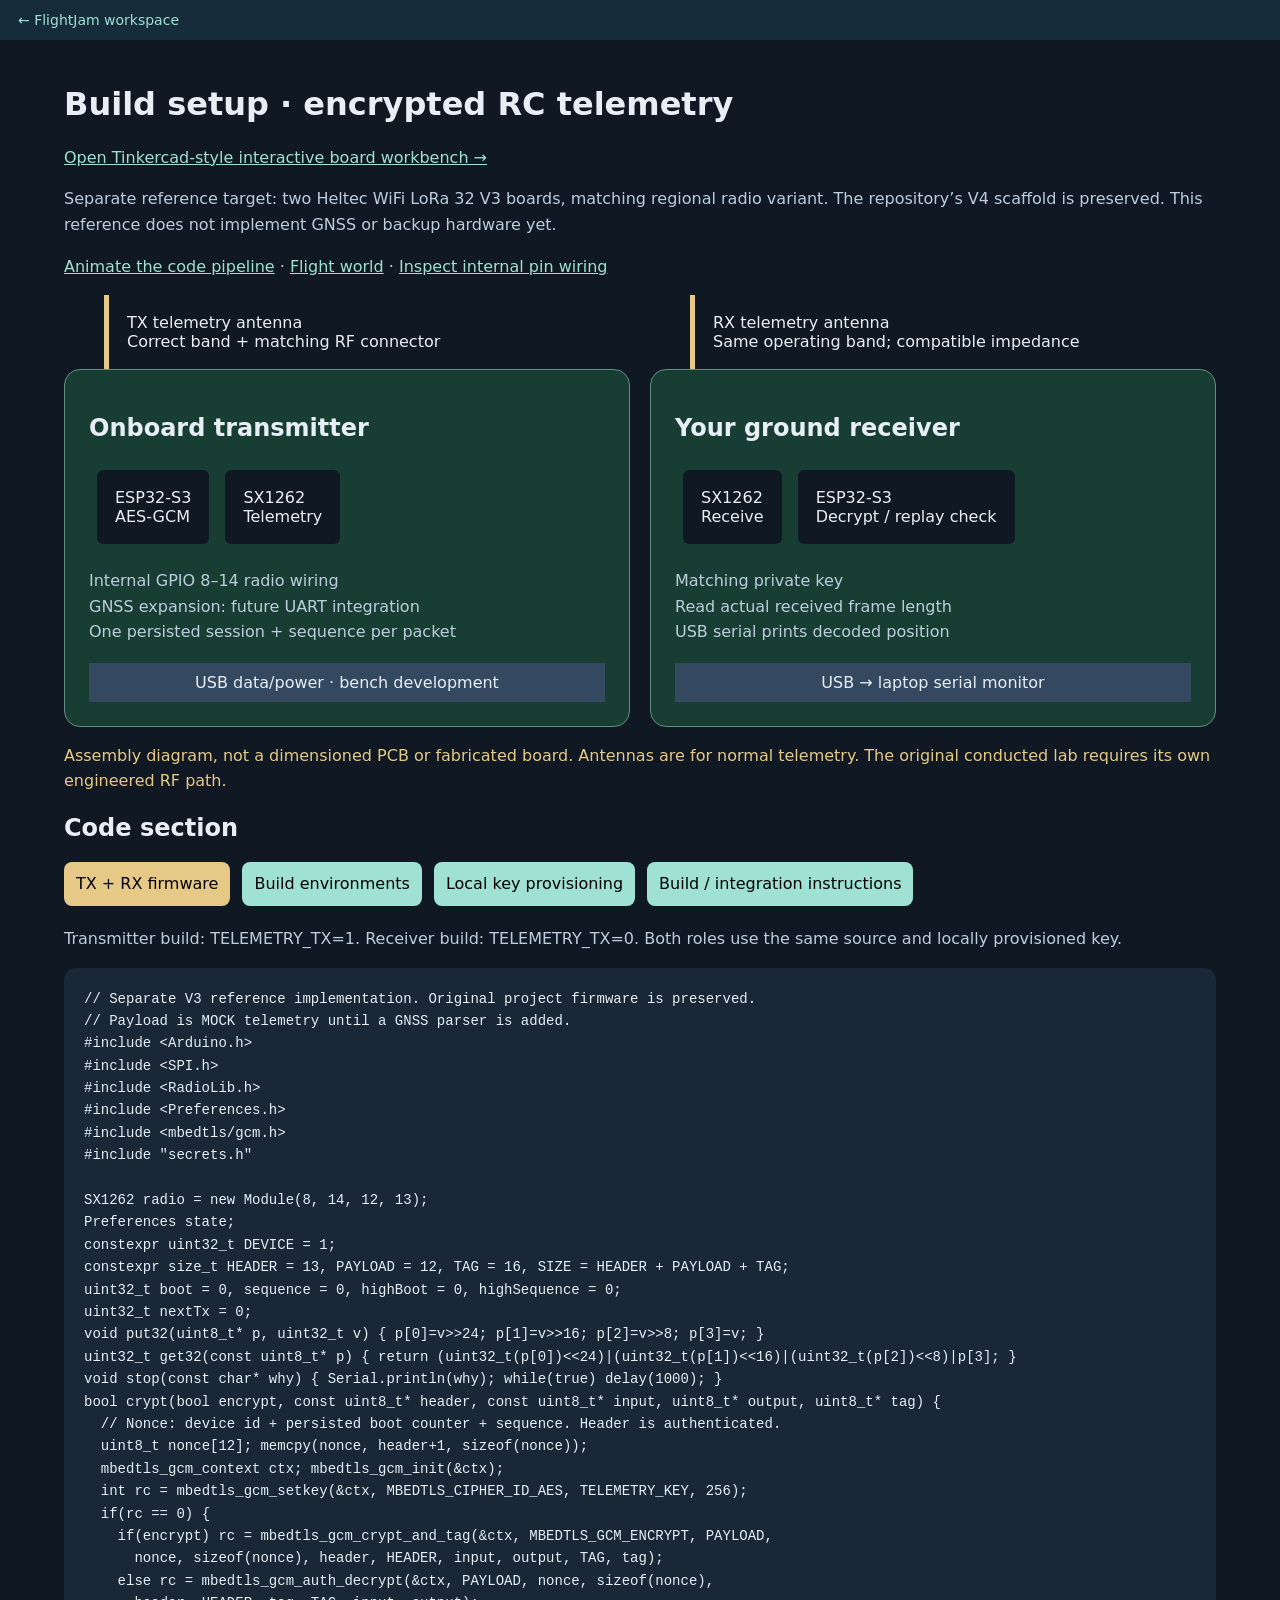
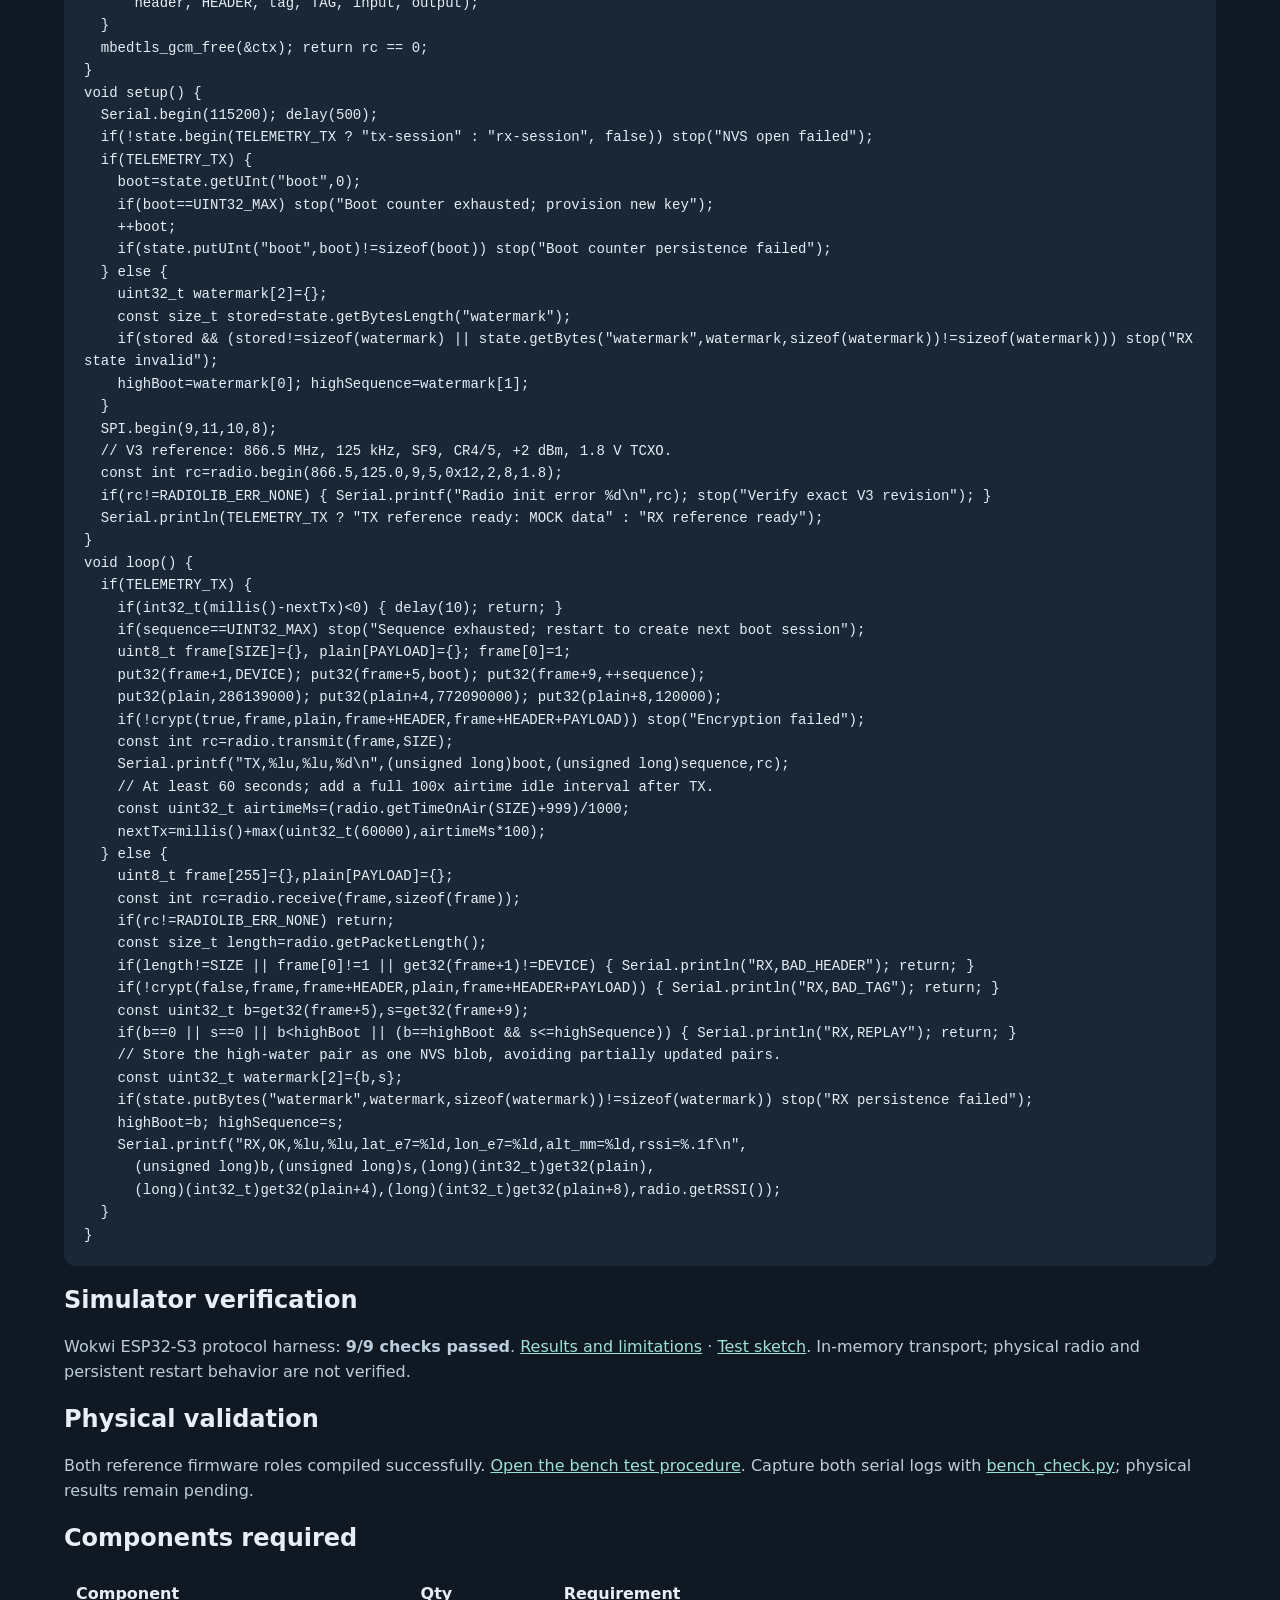
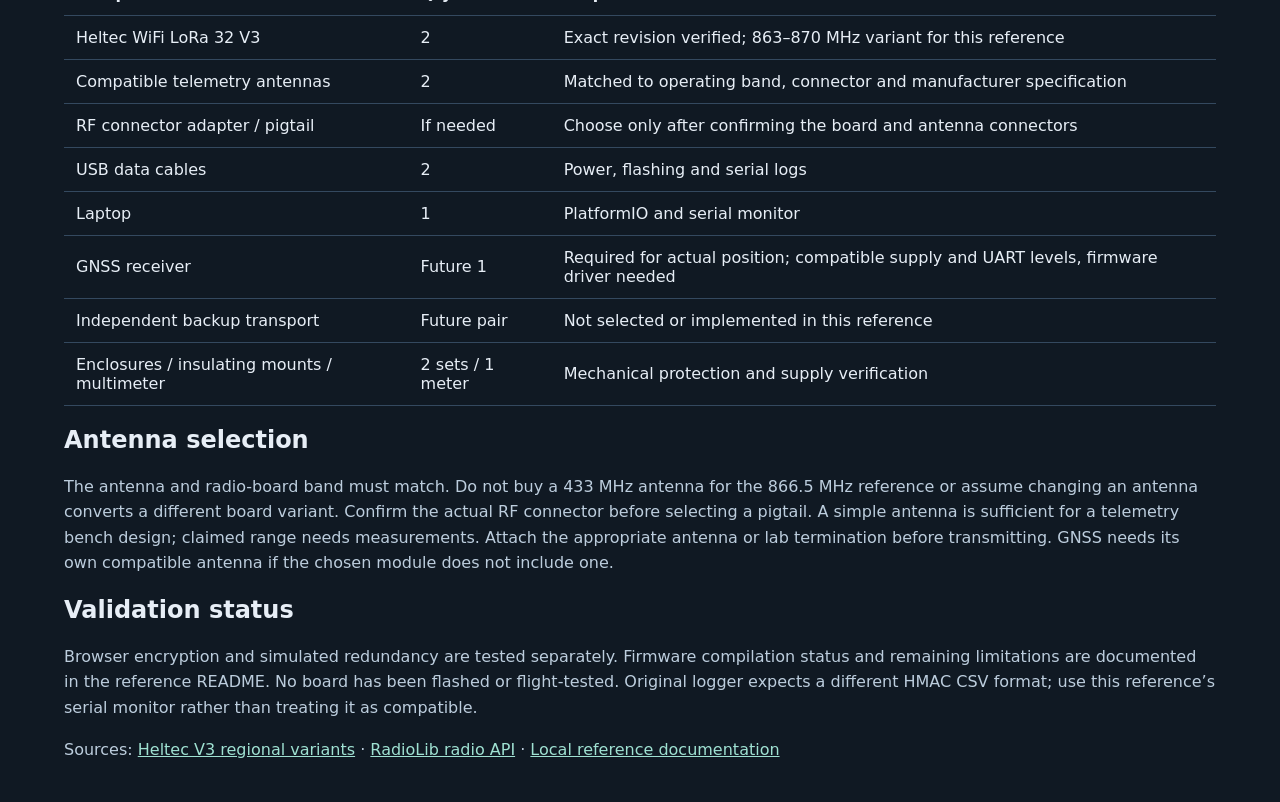
<file: sim/build-setup.html>
<!doctype html><html lang="en"><meta charset="utf-8"><meta name="viewport" content="width=device-width,initial-scale=1"><title>FlightJam · build setup</title>
<link rel="stylesheet" href="responsive.css"><script src="lab-integration.js" defer></script><style>body{background:#101923;color:#e7eef6;font:16px system-ui;margin:0}main{max-width:1200px;margin:auto;padding:24px}p{color:#bccddd;line-height:1.6}a{color:#9fe1d2}.grid{display:grid;grid-template-columns:repeat(auto-fit,minmax(280px,1fr));gap:20px}.board{background:#183e34;border:1px solid #628e7d;border-radius:16px;padding:24px}.chip{display:inline-block;background:#101923;padding:18px;margin:8px;border-radius:6px}.antenna{border-left:5px solid #e6c987;margin-left:40px;padding:18px}.usb{background:#34495f;padding:10px;text-align:center;margin-top:18px}.controls{display:flex;gap:12px;flex-wrap:wrap;margin:20px 0}button{font:inherit;padding:12px;background:#9fe1d2;border:0;border-radius:8px;cursor:pointer}button[aria-pressed=true]{background:#e6c987}pre{white-space:pre-wrap;overflow-wrap:anywhere;background:#192737;border-radius:12px;padding:20px;font:14px monospace;line-height:1.6}table{width:100%;border-collapse:collapse}td,th{text-align:left;padding:12px;border-bottom:1px solid #34495f}.state{color:#e6c987}h1,h2{font-weight:600}</style>
<main><h1>Build setup · encrypted RC telemetry</h1><p><a href="assembly-workbench.html">Open Tinkercad-style interactive board workbench →</a></p><p>Separate reference target: two Heltec WiFi LoRa 32 V3 boards, matching regional radio variant. The repository’s V4 scaffold is preserved. This reference does not implement GNSS or backup hardware yet.</p><p><a href="implementation-lab.html">Animate the code pipeline</a> · <a href="flight-world.html">Flight world</a> · <a href="hardware-lab.html">Inspect internal pin wiring</a></p>
<div class="grid"><section><div class="antenna">TX telemetry antenna<br>Correct band + matching RF connector</div><div class="board"><h2>Onboard transmitter</h2><span class="chip">ESP32-S3<br>AES-GCM</span><span class="chip">SX1262<br>Telemetry</span><p>Internal GPIO 8–14 radio wiring<br>GNSS expansion: future UART integration<br>One persisted session + sequence per packet</p><div class="usb">USB data/power · bench development</div></div></section><section><div class="antenna">RX telemetry antenna<br>Same operating band; compatible impedance</div><div class="board"><h2>Your ground receiver</h2><span class="chip">SX1262<br>Receive</span><span class="chip">ESP32-S3<br>Decrypt / replay check</span><p>Matching private key<br>Read actual received frame length<br>USB serial prints decoded position</p><div class="usb">USB → laptop serial monitor</div></div></section></div>
<p class="state">Assembly diagram, not a dimensioned PCB or fabricated board. Antennas are for normal telemetry. The original conducted lab requires its own engineered RF path.</p>
<h2>Code section</h2><div class="controls"><button data-file="../reference-telemetry/src/main.cpp" aria-pressed="true">TX + RX firmware</button><button data-file="../reference-telemetry/platformio.ini" aria-pressed="false">Build environments</button><button data-file="../reference-telemetry/create_key.py" aria-pressed="false">Local key provisioning</button><button data-file="../reference-telemetry/README.md" aria-pressed="false">Build / integration instructions</button></div><p id="codeRole">Transmitter build: TELEMETRY_TX=1. Receiver build: TELEMETRY_TX=0. Both roles use the same source and locally provisioned key.</p><pre id="source">Loading source…</pre>
<h2>Simulator verification</h2><p>Wokwi ESP32-S3 protocol harness: <strong>9/9 checks passed</strong>. <a href="wokwi/RESULTS.md">Results and limitations</a> · <a href="wokwi/sketch.ino">Test sketch</a>. In-memory transport; physical radio and persistent restart behavior are not verified.</p><h2>Physical validation</h2><p>Both reference firmware roles compiled successfully. <a href="../docs/PHYSICAL-VALIDATION.md">Open the bench test procedure</a>. Capture both serial logs with <a href="../host/bench_check.py">bench_check.py</a>; physical results remain pending.</p><h2>Components required</h2><table><thead><tr><th>Component</th><th>Qty</th><th>Requirement</th></tr></thead><tbody><tr><td>Heltec WiFi LoRa 32 V3</td><td>2</td><td>Exact revision verified; 863–870 MHz variant for this reference</td></tr><tr><td>Compatible telemetry antennas</td><td>2</td><td>Matched to operating band, connector and manufacturer specification</td></tr><tr><td>RF connector adapter / pigtail</td><td>If needed</td><td>Choose only after confirming the board and antenna connectors</td></tr><tr><td>USB data cables</td><td>2</td><td>Power, flashing and serial logs</td></tr><tr><td>Laptop</td><td>1</td><td>PlatformIO and serial monitor</td></tr><tr><td>GNSS receiver</td><td>Future 1</td><td>Required for actual position; compatible supply and UART levels, firmware driver needed</td></tr><tr><td>Independent backup transport</td><td>Future pair</td><td>Not selected or implemented in this reference</td></tr><tr><td>Enclosures / insulating mounts / multimeter</td><td>2 sets / 1 meter</td><td>Mechanical protection and supply verification</td></tr></tbody></table>
<h2>Antenna selection</h2><p>The antenna and radio-board band must match. Do not buy a 433 MHz antenna for the 866.5 MHz reference or assume changing an antenna converts a different board variant. Confirm the actual RF connector before selecting a pigtail. A simple antenna is sufficient for a telemetry bench design; claimed range needs measurements. Attach the appropriate antenna or lab termination before transmitting. GNSS needs its own compatible antenna if the chosen module does not include one.</p>
<h2>Validation status</h2><p>Browser encryption and simulated redundancy are tested separately. Firmware compilation status and remaining limitations are documented in the reference README. No board has been flashed or flight-tested. Original logger expects a different HMAC CSV format; use this reference’s serial monitor rather than treating it as compatible.</p>
<p>Sources: <a href="https://heltec.org/project/wifi-lora-32-v3/">Heltec V3 regional variants</a> · <a href="https://jgromes.github.io/RadioLib/class_s_x126x-members.html">RadioLib radio API</a> · <a href="../reference-telemetry/README.md">Local reference documentation</a></p></main>
<script>const viewer=document.getElementById('source');let request=0;async function load(button){const id=++request;for(const b of document.querySelectorAll('[data-file]'))b.setAttribute('aria-pressed',String(b===button));viewer.textContent='Loading…';try{const response=await fetch(button.dataset.file);if(!response.ok)throw Error('Source unavailable');const content=await response.text();if(id===request)viewer.textContent=content}catch(error){if(id===request)viewer.textContent=error.message}}for(const button of document.querySelectorAll('[data-file]'))button.onclick=()=>load(button);load(document.querySelector('[data-file]'));</script></html>

<link rel="stylesheet" href="responsive.css">
</file>
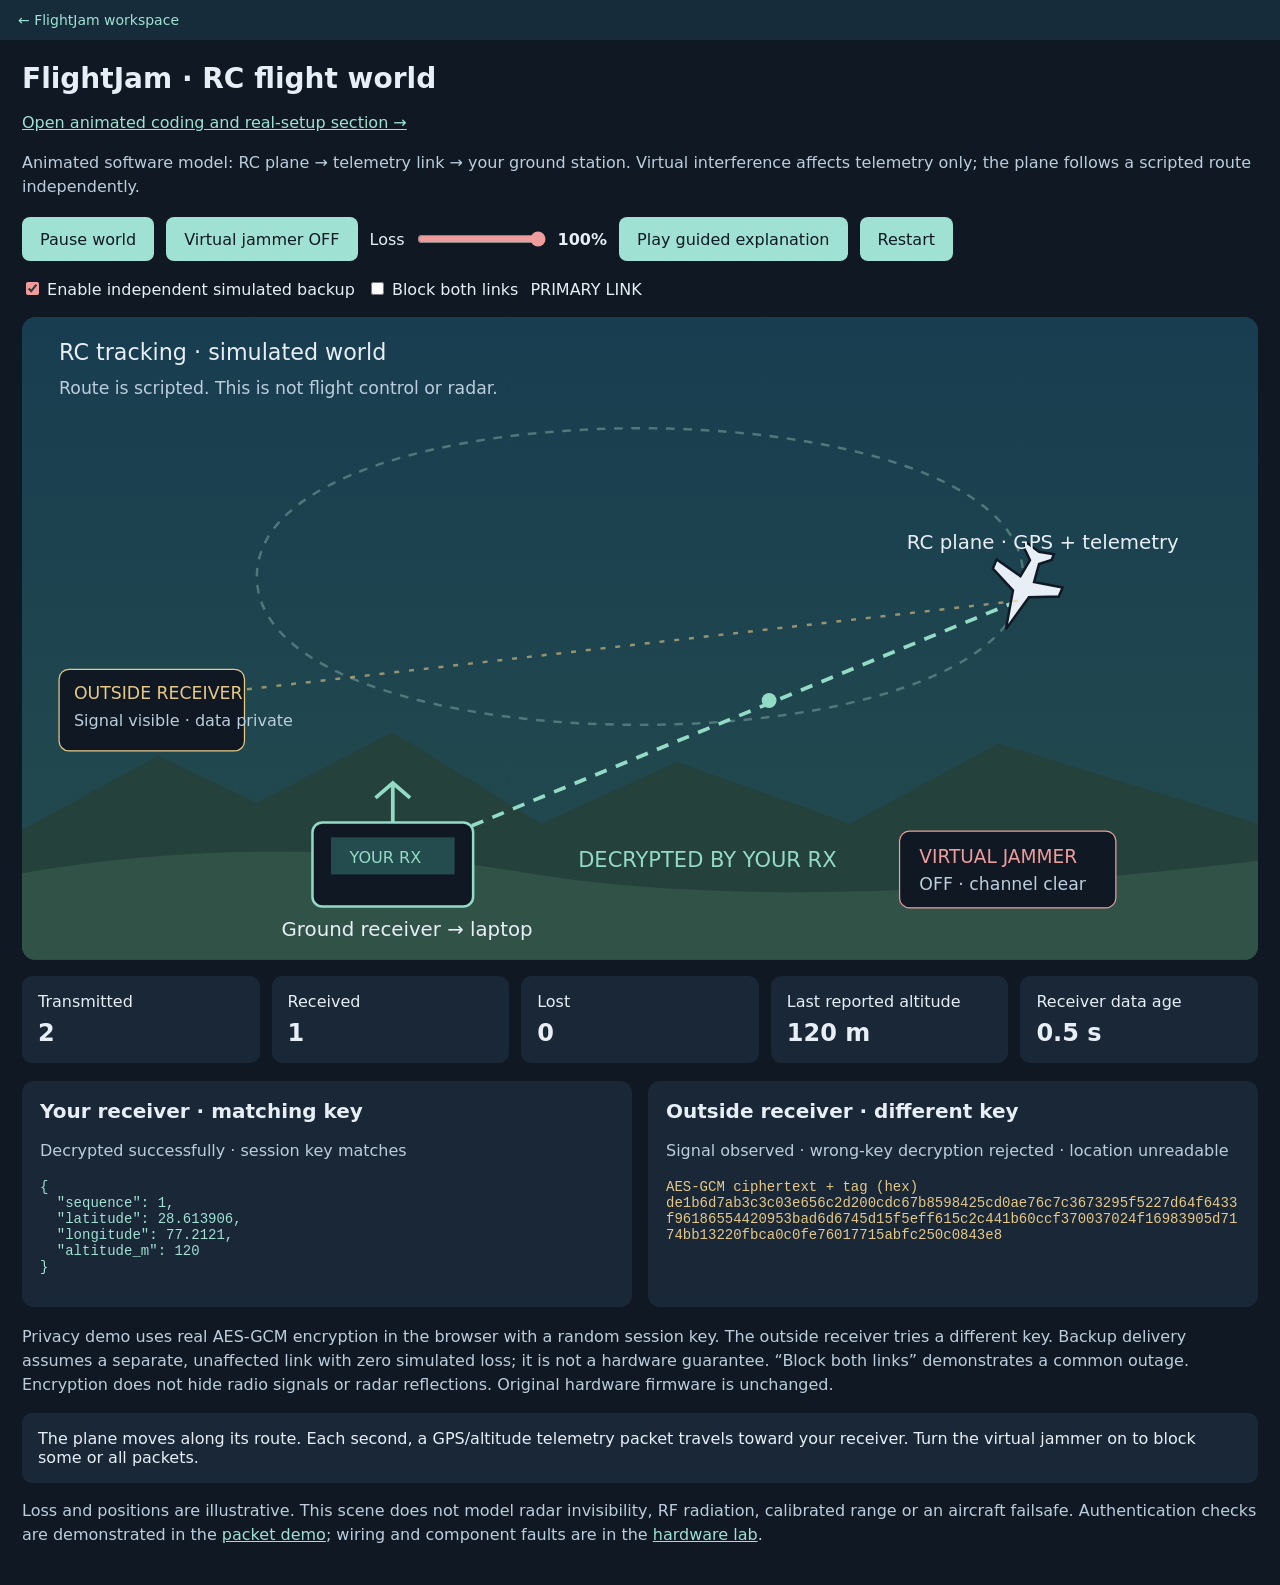
<file: sim/flight-world.html>
<!doctype html>
<html lang="en"><meta charset="utf-8"><meta name="viewport" content="width=device-width,initial-scale=1"><title>FlightJam · RC flight world</title>
<link rel="stylesheet" href="responsive.css"><script src="lab-integration.js" defer></script><style>body{margin:0;background:#101923;color:#e7eef6;font:16px system-ui}main{max-width:1300px;margin:auto;padding:22px}h1{font-size:28px;margin:0}p{color:#bccddd;line-height:1.5}button{font:inherit;border:0;border-radius:8px;padding:12px 18px;background:#9fe1d2;color:#101923;cursor:pointer}button[aria-pressed=true]{background:#ef9c9c}.controls{display:flex;gap:12px;flex-wrap:wrap;align-items:center;margin:18px 0}.scene{background:#152e34;border-radius:14px;overflow:hidden}.scene svg{display:block;width:100%;height:auto}.metrics{display:grid;grid-template-columns:repeat(auto-fit,minmax(160px,1fr));gap:12px;margin:16px 0}.metric{padding:16px;background:#192737;border-radius:10px}.metric strong{display:block;font-size:24px;margin-top:8px}.caption{padding:16px;background:#192737;border-radius:10px}a{color:#9fe1d2}svg text{font-family:system-ui}input{accent-color:#ef9c9c}.slider{display:flex;gap:10px;align-items:center}#trail{stroke:#93dbc5;stroke-width:2;fill:none}#route{stroke:#507779;stroke-width:2;fill:none;stroke-dasharray:7 7}#beam{stroke:#93dbc5;stroke-width:3;stroke-dasharray:10 8}.lost{stroke:#ef9c9c!important}@media(max-width:600px){main{padding:12px}h1{font-size:23px}}</style>
<main><h1>FlightJam · RC flight world</h1><p><a href="implementation-lab.html">Open animated coding and real-setup section →</a></p><p>Animated software model: RC plane → telemetry link → your ground station. Virtual interference affects telemetry only; the plane follows a scripted route independently.</p>
<div class="controls"><button id="pause">Pause world</button><button id="jam" aria-pressed="false">Virtual jammer OFF</button><label class="slider" for="strength">Loss <input id="strength" type="range" min="0" max="100" value="100"><b id="strengthV">100%</b></label><button id="tour">Play guided explanation</button><button id="reset">Restart</button></div>
<div class="controls"><label><input id="backup" type="checkbox" checked> Enable independent simulated backup</label><label><input id="bothBlocked" type="checkbox"> Block both links</label><span id="linkState" role="status">Primary link available</span></div>
<div class="scene"><svg viewBox="0 0 1000 520" role="img" aria-label="Animated RC aircraft following a route above a ground station, with telemetry packets and virtual interference">
<defs><linearGradient id="sky" x2="0" y2="1"><stop stop-color="#183d50"/><stop offset="1" stop-color="#244b4e"/></linearGradient></defs><rect width="1000" height="520" fill="url(#sky)"/>
<path d="M0 415L110 355L190 393L300 336L420 410L530 360L670 410L790 345L1000 410V520H0Z" fill="#24413b"/><path d="M0 450Q200 415 410 450T1000 440V520H0Z" fill="#315247"/>
<path id="route" d="M190 210C190 50 810 50 810 210S190 370 190 210"/>
<text x="30" y="35" fill="#e7eef6" font-size="18">RC tracking · simulated world</text><text x="30" y="62" fill="#bccddd" font-size="14">Route is scripted. This is not flight control or radar.</text>
<path id="trail"/><line id="beam" x1="500" y1="210" x2="300" y2="438"/><circle id="packet" r="6" fill="#93dbc5"/>
<g id="plane" transform="translate(810 210)"><path d="M25 0L-6 -7L-16 -29L-24 -29L-19 -6L-34 -4L-41 -12L-46 -12L-43 0L-46 12L-41 12L-34 4L-19 6L-24 29L-16 29L-6 7Z" fill="#e7eef6" stroke="#101923" stroke-width="2"/></g>
<text id="planeLabel" fill="#e7eef6" font-size="16">RC plane · GPS + telemetry</text>
<line id="observerBeam" x1="500" y1="210" x2="105" y2="310" stroke="#e6c987" stroke-width="2" stroke-dasharray="4 8" opacity=".6"/>
<g transform="translate(30 285)"><rect width="150" height="66" rx="8" fill="#101923" stroke="#e6c987"/><text x="12" y="24" fill="#e6c987" font-size="14">OUTSIDE RECEIVER</text><text id="observerLabel" x="12" y="46" fill="#bccddd" font-size="13">Listening · no shared key</text></g>
<g transform="translate(235 409)"><rect width="130" height="68" rx="8" fill="#101923" stroke="#93dbc5" stroke-width="2"/><rect x="15" y="12" width="100" height="30" fill="#244b4e"/><text x="30" y="33" fill="#93dbc5" font-size="13">YOUR RX</text><path d="M65 0V-32M51 -20L65 -32L79 -20" stroke="#93dbc5" stroke-width="3" fill="none"/></g><text x="210" y="501" fill="#e7eef6" font-size="16">Ground receiver → laptop</text>
<g transform="translate(710 416)"><rect width="175" height="62" rx="8" fill="#101923" stroke="#ef9c9c"/><text x="16" y="26" fill="#ef9c9c" font-size="15">VIRTUAL JAMMER</text><text id="jamLabel" x="16" y="48" fill="#bccddd" font-size="14">OFF · channel clear</text></g>
<path id="noise" d="M745 410Q600 350 550 230M780 410Q640 300 680 210M815 410Q780 300 780 240" fill="none" stroke="#ef9c9c" stroke-width="2" stroke-dasharray="5 10" opacity="0"/>
<text id="outcome" x="450" y="445" fill="#93dbc5" font-size="17">Waiting for telemetry</text></svg></div>
<div class="metrics"><div class="metric">Transmitted<strong id="tx">0</strong></div><div class="metric">Received<strong id="rx">0</strong></div><div class="metric">Lost<strong id="lost">0</strong></div><div class="metric">Last reported altitude<strong id="alt">—</strong></div><div class="metric">Receiver data age<strong id="age">—</strong></div></div>
<style>.privacy{display:grid;grid-template-columns:repeat(auto-fit,minmax(260px,1fr));gap:16px;margin:18px 0}.privacy section{background:#192737;border-radius:12px;padding:18px}.privacy h2{font-size:20px;margin-top:0}.privacy pre{white-space:pre-wrap;overflow-wrap:anywhere;font:14px monospace;color:#9fe1d2}.privacy .outside pre{color:#e6c987}</style>
<div class="privacy"><section><h2>Your receiver · matching key</h2><p id="ownStatus">Waiting for encrypted telemetry.</p><pre id="ownData">No decoded location yet.</pre></section><section class="outside"><h2>Outside receiver · different key</h2><p id="outsideStatus">May observe the signal; cannot read the encrypted location.</p><pre id="cipherData">No packet captured yet.</pre></section></div>
<p>Privacy demo uses real AES-GCM encryption in the browser with a random session key. The outside receiver tries a different key. Backup delivery assumes a separate, unaffected link with zero simulated loss; it is not a hardware guarantee. “Block both links” demonstrates a common outage. Encryption does not hide radio signals or radar reflections. Original hardware firmware is unchanged.</p>
<div id="caption" class="caption" aria-live="polite">The plane moves along its route. Each second, a GPS/altitude telemetry packet travels toward your receiver. Turn the virtual jammer on to block some or all packets.</div>
<p>Loss and positions are illustrative. This scene does not model radar invisibility, RF radiation, calibrated range or an aircraft failsafe. Authentication checks are demonstrated in the <a href="learning-lab.html">packet demo</a>; wiring and component faults are in the <a href="hardware-lab.html">hardware lab</a>.</p></main>
<script>
const $=id=>document.getElementById(id);let running=true,jammer=false,elapsed=0,tx=0,rx=0,lost=0,lastRx=null,lastPacketTime=-1,previous=performance.now(),trail=[],pulse=null,tourStart=null,tourPhase=-1;
let sessionEpoch=0;
const encoder=new TextEncoder(),decoder=new TextDecoder();
const keys=crypto.subtle?Promise.all([crypto.subtle.generateKey({name:'AES-GCM',length:256},false,['encrypt','decrypt']),crypto.subtle.generateKey({name:'AES-GCM',length:256},false,['decrypt'])]):null;
async function seal(data){if(!keys)throw Error('Browser encryption requires localhost or HTTPS.');const [ownKey]=await keys,iv=crypto.getRandomValues(new Uint8Array(12)),bytes=await crypto.subtle.encrypt({name:'AES-GCM',iv},ownKey,encoder.encode(JSON.stringify(data)));return {iv,bytes}}
async function deliver(message,epoch){try{const encrypted=await message.encrypted,[ownKey,outsideKey]=await keys;const plaintext=await crypto.subtle.decrypt({name:'AES-GCM',iv:encrypted.iv},ownKey,encrypted.bytes);let outsideRejected=false;try{await crypto.subtle.decrypt({name:'AES-GCM',iv:encrypted.iv},outsideKey,encrypted.bytes)}catch{outsideRejected=true}if(epoch!==sessionEpoch)return;const data=JSON.parse(decoder.decode(plaintext));rx++;lastRx=elapsed;$('rx').textContent=rx;$('alt').textContent=data.altitude_m+' m';$('ownStatus').textContent='Decrypted successfully · session key matches';$('ownData').textContent=JSON.stringify(data,null,2);$('outsideStatus').textContent=outsideRejected?'Signal observed · wrong-key decryption rejected · location unreadable':'Unexpected result: outside key accepted';$('observerLabel').textContent='Signal visible · data private';$('cipherData').textContent='AES-GCM ciphertext + tag (hex)\n'+Array.from(new Uint8Array(encrypted.bytes)).map(b=>b.toString(16).padStart(2,'0')).join('');$('outcome').textContent='DECRYPTED BY YOUR RX';$('outcome').setAttribute('fill','#93dbc5')}catch(error){if(epoch===sessionEpoch)$('ownStatus').textContent='Encryption error: '+error.message}}
function position(t){return {x:500+310*Math.cos(t/8),y:210+120*Math.sin(t/8)}}
function setJam(value){jammer=value;$('jam').textContent=value?'Virtual jammer ON':'Virtual jammer OFF';$('jam').setAttribute('aria-pressed',String(value));$('noise').setAttribute('opacity',value?'0.7':'0');$('jamLabel').textContent=value?'ON · simulated loss':'OFF · channel clear'}
function packet(){const p=position(elapsed);tx++;const common=$('bothBlocked').checked,primaryLost=common||(jammer&&Math.random()<+$('strength').value/100),backupAvailable=$('backup').checked&&!common;const dropped=primaryLost&&!backupAvailable;const link=dropped?'NO AVAILABLE LINK':primaryLost?'BACKUP LINK':'PRIMARY LINK';pulse={start:elapsed,p,dropped,link,done:false,alt:Math.round(120+15*Math.sin(elapsed/8))};$('linkState').textContent=link;$('beam').style.stroke=primaryLost&&backupAvailable?'#e6c987':'#93dbc5';pulse.encrypted=seal({sequence:tx,latitude:Math.round((28.6139+(p.y-210)/100000)*1000000)/1000000,longitude:Math.round((77.209+(p.x-500)/100000)*1000000)/1000000,altitude_m:pulse.alt});pulse.encrypted.catch(()=>{});$('tx').textContent=tx;$('beam').setAttribute('class',dropped?'lost':'');}
function tour(){const phase=Math.floor((elapsed-tourStart)/6);if(phase===tourPhase)return;tourPhase=phase;if(phase===0){setJam(false);$('caption').textContent='1 / 4 · Onboard GPS creates position data. The microcontroller packages it and the radio transmits it to your ground station.'}else if(phase===1){setJam(true);$('strength').value=100;$('strengthV').textContent='100%';$('caption').textContent='2 / 4 · Virtual jammer ON: telemetry packets are erased. The ground display retains the last received altitude while its data becomes stale.'}else if(phase===2){setJam(false);$('caption').textContent='3 / 4 · Virtual jammer OFF: packet delivery recovers and the ground display updates again.'}else if(phase===3){$('caption').textContent='4 / 4 · Tracking reports your plane’s location. Authentication checks message origin; encryption can protect contents. Neither makes the aircraft invisible to radar.'}else{tourStart=null;$('tour').disabled=false;$('caption').textContent='Explanation complete. Explore virtual loss using the jammer switch and loss slider.'}}
function frame(now){const dt=Math.min(.1,(now-previous)/1000);previous=now;if(running){elapsed+=dt;if(tourStart!==null)tour();const p=position(elapsed),angle=Math.atan2(120*Math.cos(elapsed/8),-310*Math.sin(elapsed/8))*180/Math.PI;$('plane').setAttribute('transform',`translate(${p.x} ${p.y}) rotate(${angle})`);$('planeLabel').setAttribute('x',Math.min(730,Math.max(30,p.x-90)));$('planeLabel').setAttribute('y',p.y-42);$('planeLabel').textContent='RC plane · GPS + telemetry';$('beam').setAttribute('x1',p.x);$('beam').setAttribute('y1',p.y);if(Math.floor(elapsed)!==lastPacketTime){lastPacketTime=Math.floor(elapsed);trail.push(p);if(trail.length>60)trail.shift();$('trail').setAttribute('d',trail.map((q,i)=>(i?'L':'M')+q.x+' '+q.y).join(' '));packet()}
const observerPosition=position(elapsed);$('observerBeam').setAttribute('x1',observerPosition.x);$('observerBeam').setAttribute('y1',observerPosition.y);
if(pulse){const f=Math.min(1,(elapsed-pulse.start)/.75);$('packet').setAttribute('cx',pulse.p.x+(300-pulse.p.x)*f);$('packet').setAttribute('cy',pulse.p.y+(438-pulse.p.y)*f);$('packet').setAttribute('fill',pulse.dropped?'#ef9c9c':'#93dbc5');$('packet').setAttribute('opacity',pulse.dropped&&f>.5?'0':f===1?'0':'1');if(f===1&&!pulse.done){pulse.done=true;if(pulse.dropped){lost++;$('lost').textContent=lost;$('outcome').textContent='PACKET LOST';$('outcome').setAttribute('fill','#ef9c9c');$('observerLabel').textContent='No packet this time';$('outsideStatus').textContent='Current packet lost in virtual channel · previous capture retained';$('ownStatus').textContent='Current packet lost · last decoded location retained'}else{deliver(pulse,sessionEpoch)}}}
$('age').textContent=lastRx===null?'No reception':(elapsed-lastRx).toFixed(1)+' s'+(elapsed-lastRx>3?' · STALE':'')}
requestAnimationFrame(frame)}
$('pause').onclick=()=>{running=!running;$('pause').textContent=running?'Pause world':'Resume world'};$('jam').onclick=()=>{tourStart=null;$('tour').disabled=false;setJam(!jammer)};$('strength').oninput=()=>{$('strengthV').textContent=$('strength').value+'%'};
function reset(){elapsed=0;tx=rx=lost=0;lastRx=null;lastPacketTime=-1;trail=[];pulse=null;tourStart=null;tourPhase=-1;running=true;$('pause').textContent='Pause world';$('tour').disabled=false;setJam(false);for(const id of ['tx','rx','lost'])$(id).textContent='0';$('alt').textContent=$('age').textContent='—';$('trail').setAttribute('d','');$('outcome').textContent='Waiting for telemetry';$('caption').textContent='World restarted. Turn the virtual jammer on to see telemetry loss.'}
const resetWorld=reset;reset=()=>{sessionEpoch++;resetWorld();$('ownStatus').textContent='Waiting for encrypted telemetry.';$('ownData').textContent='No decoded location yet.';$('outsideStatus').textContent='May observe the signal; cannot read the encrypted location.';$('cipherData').textContent='No packet captured yet.';$('observerLabel').textContent='Listening · no shared key'};
$('reset').onclick=reset;$('tour').onclick=()=>{reset();$('backup').checked=false;$('bothBlocked').checked=false;tourStart=elapsed;$('tour').disabled=true};requestAnimationFrame(frame);
</script></html>

<link rel="stylesheet" href="responsive.css">
</file>
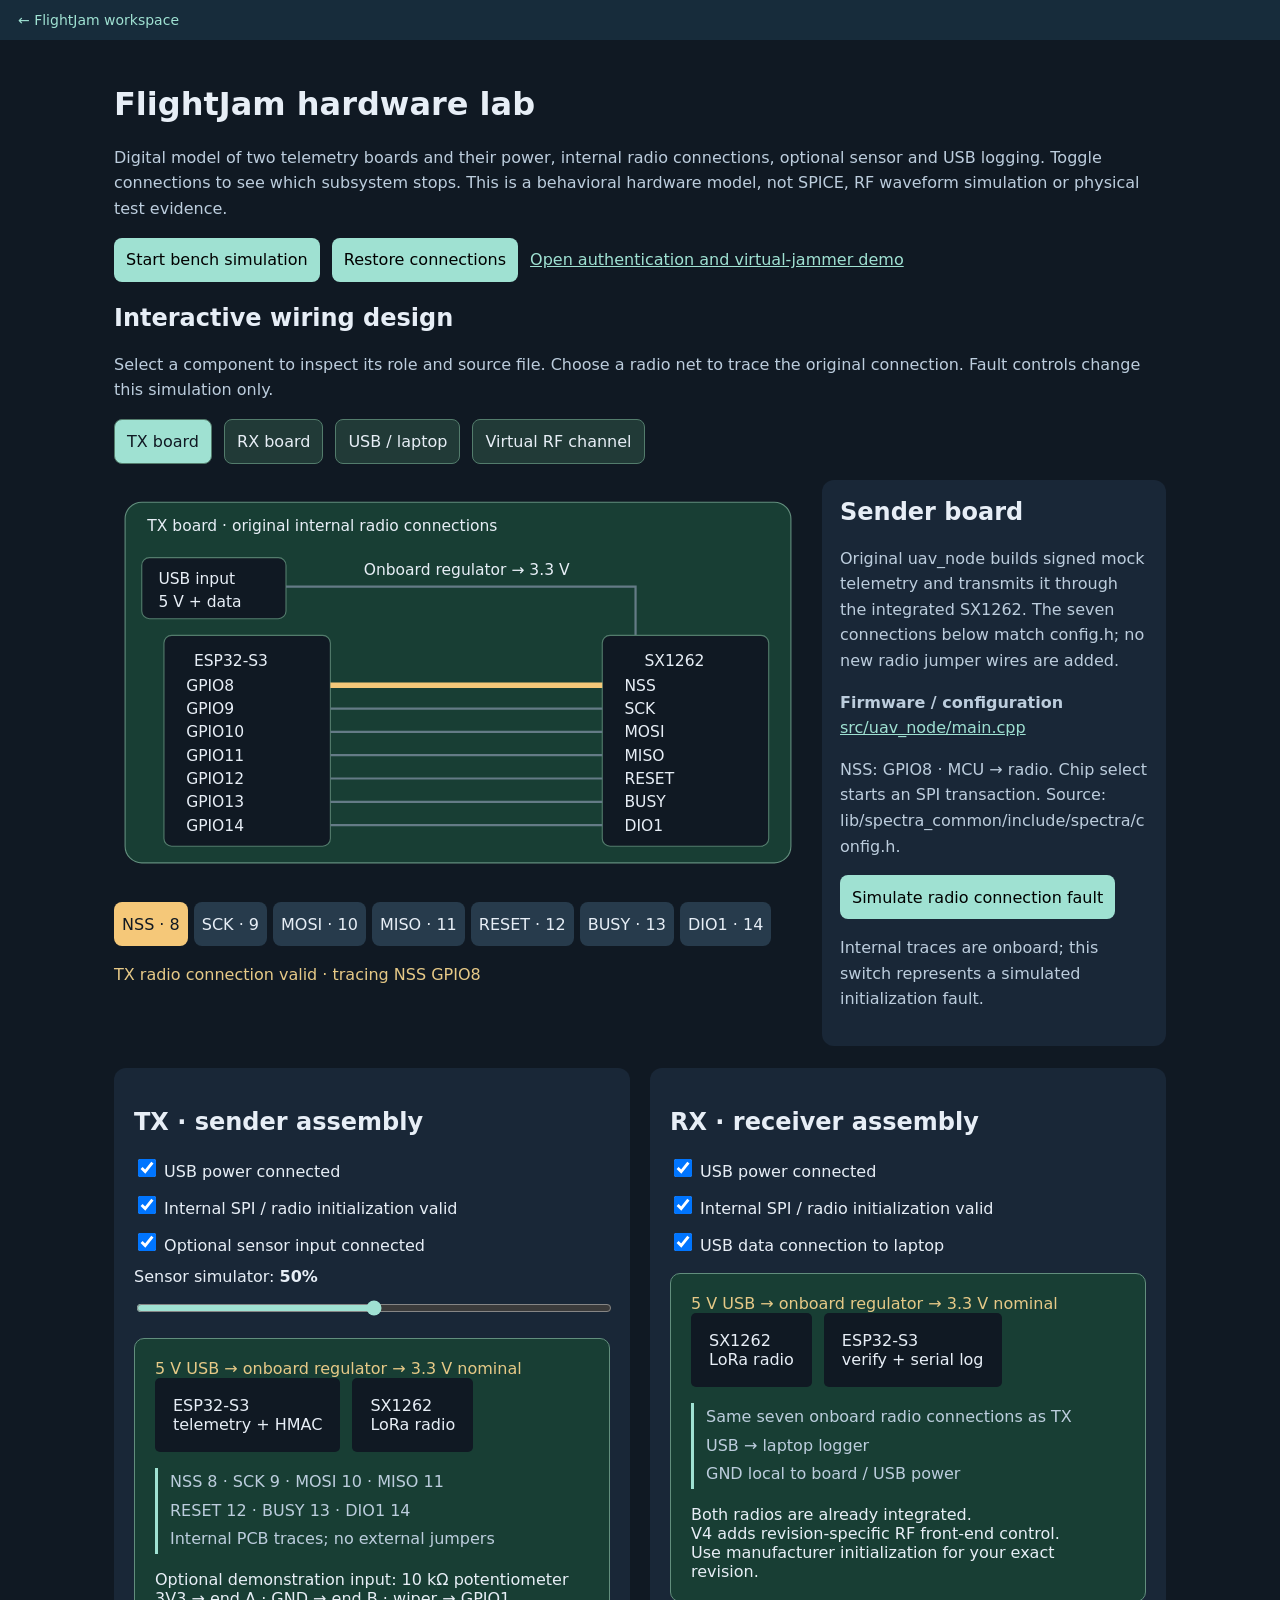
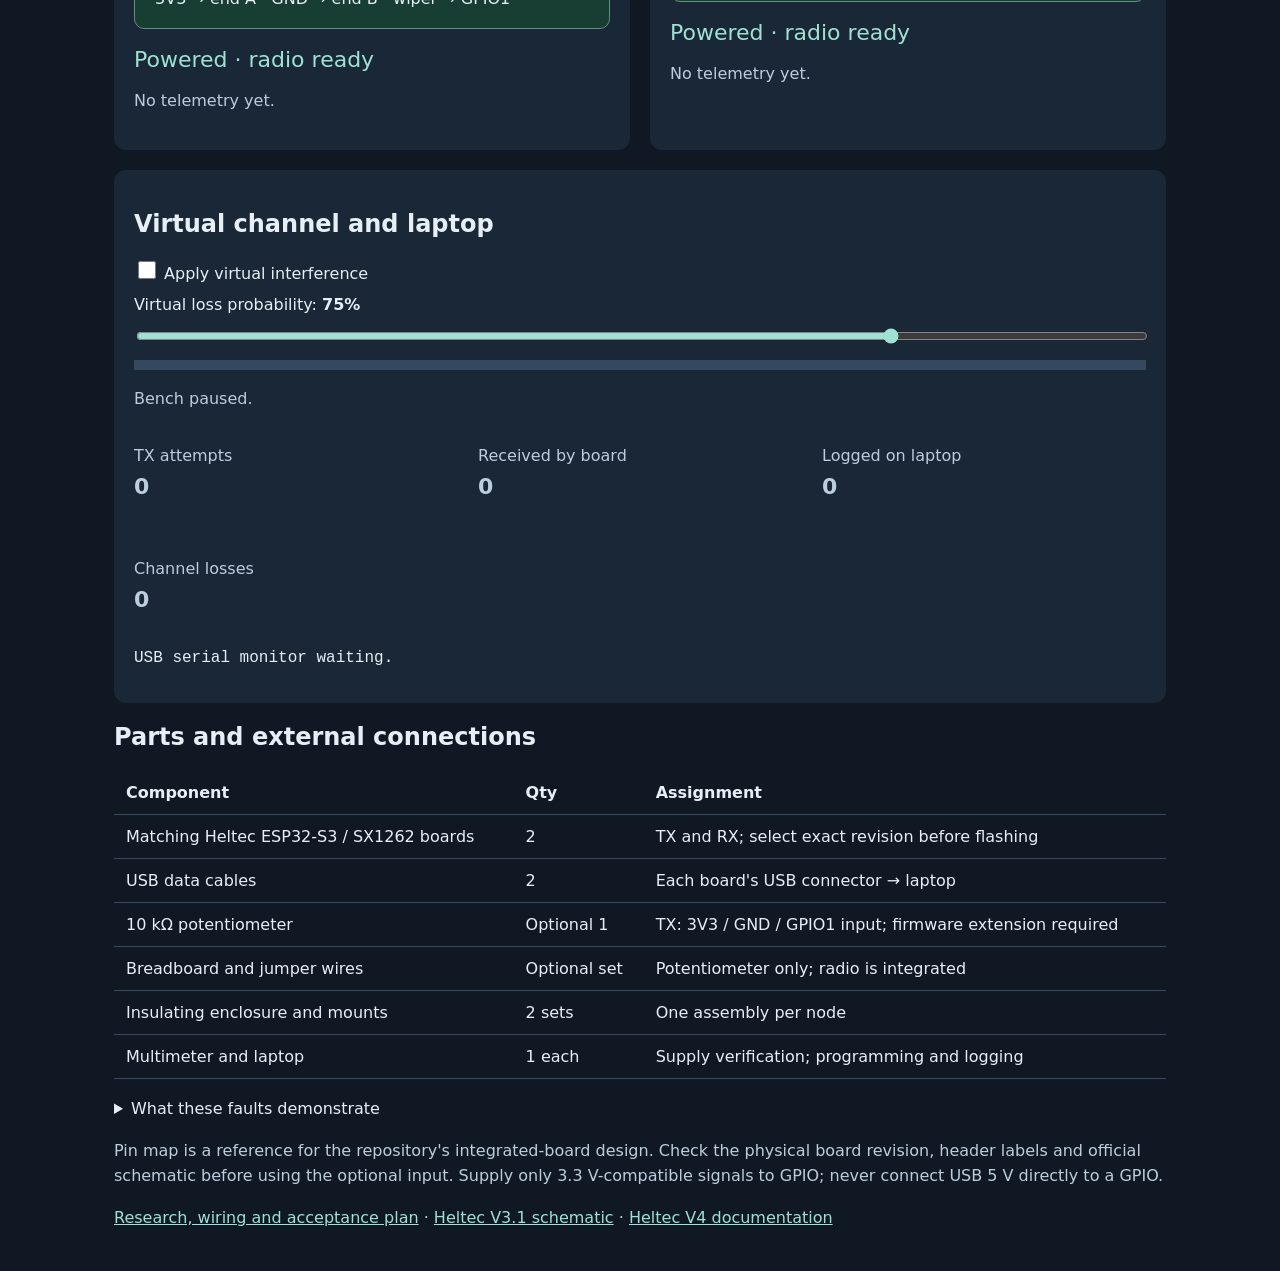
<file: sim/hardware-lab.html>
<!doctype html><html lang="en"><meta charset="utf-8"><meta name="viewport" content="width=device-width,initial-scale=1"><title>FlightJam hardware lab</title>
<link rel="stylesheet" href="responsive.css"><script src="lab-integration.js" defer></script><style>body{margin:0;background:#101923;color:#e7eef6;font:16px system-ui}main{max-width:1100px;margin:auto;padding:24px}p{line-height:1.6;color:#bccddd}h1,h2{font-weight:600}.grid{display:grid;grid-template-columns:repeat(auto-fit,minmax(280px,1fr));gap:20px}.node{background:#192737;padding:20px;border-radius:12px}.pcb{background:#183e34;border:1px solid #628e7d;border-radius:10px;padding:20px;margin:18px 0}.chips{display:flex;gap:12px;flex-wrap:wrap}.chip{background:#101923;padding:18px;border-radius:5px}.power{color:#e6c987}.wires{border-left:3px solid #9fe1d2;padding-left:12px;line-height:1.8}.controls{display:flex;align-items:center;gap:12px;flex-wrap:wrap}button,select{font:inherit;padding:12px;border-radius:8px}button{background:#9fe1d2;border:0;cursor:pointer}select{background:#e7eef6;color:#101923}label{display:block;margin:12px 0}input[type=range]{width:100%;accent-color:#9fe1d2}input[type=checkbox]{width:18px;height:18px}.status{font-size:22px;color:#9fe1d2}table{border-collapse:collapse;width:100%}td,th{padding:12px;text-align:left;border-bottom:1px solid #34495f}a{color:#9fe1d2}pre{white-space:pre-wrap;overflow-wrap:anywhere}.meter{height:10px;background:#34495f;margin:12px 0}.meter span{display:block;height:100%;background:#9fe1d2}details{margin:20px 0}summary{cursor:pointer}.count{font-size:22px}.fault{color:#ef9c9c}@media(max-width:600px){main{padding:16px}.grid{grid-template-columns:1fr}td,th{padding:6px}}</style>
<main><h1>FlightJam hardware lab</h1><p>Digital model of two telemetry boards and their power, internal radio connections, optional sensor and USB logging. Toggle connections to see which subsystem stops. This is a behavioral hardware model, not SPICE, RF waveform simulation or physical test evidence.</p>
<div class="controls"><button id="run">Start bench simulation</button><button id="reset">Restore connections</button><a href="learning-lab.html">Open authentication and virtual-jammer demo</a></div>
<style>.design{margin:22px 0}.parts{display:flex;gap:12px;flex-wrap:wrap;margin:16px 0}.parts button{background:#213a37;color:#e7eef6;border:1px solid #537c6c}.parts button[aria-pressed=true]{background:#9fe1d2;color:#101923}.inspector{display:grid;grid-template-columns:minmax(0,2fr) minmax(220px,1fr);gap:20px}.schematic{width:100%;min-width:500px;display:block}.schematic-wrap{overflow-x:auto}.schematic text{fill:#e7eef6;font:14px system-ui}.schematic .net{stroke:#647b86;stroke-width:2;fill:none}.schematic .net.selected{stroke:#f5c879;stroke-width:5}.schematic .net.broken{stroke:#ef9c9c;stroke-dasharray:6 5}.schematic .device{fill:#183e34;stroke:#628e7d}.schematic .chipbox{fill:#101923;stroke:#537c6c}.net-buttons{display:flex;gap:6px;flex-wrap:wrap;margin:12px 0}.net-buttons button{background:#273b4c;color:#e7eef6;padding:8px}.net-buttons button[aria-pressed=true]{background:#f5c879;color:#101923}.inspection{background:#192737;padding:18px;border-radius:12px}.inspection h2{margin-top:0}.linkstatus{color:#e6c987} @media(max-width:700px){.inspector{grid-template-columns:1fr}}</style>
<section class="design"><h2>Interactive wiring design</h2><p>Select a component to inspect its role and source file. Choose a radio net to trace the original connection. Fault controls change this simulation only.</p>
<div class="parts" aria-label="Select hardware component"><button data-part="tx" aria-pressed="true">TX board</button><button data-part="rx" aria-pressed="false">RX board</button><button data-part="usb" aria-pressed="false">USB / laptop</button><button data-part="channel" aria-pressed="false">Virtual RF channel</button></div>
<div class="inspector"><div><div class="schematic-wrap"><svg class="schematic" viewBox="0 0 620 370" role="img" aria-label="Selected board schematic showing USB power, ESP32-S3 and seven original radio connections"><rect class="device" x="10" y="20" width="600" height="325" rx="15"/><text id="diagramTitle" x="30" y="46">TX board · internal wiring</text><rect class="chipbox" x="25" y="70" width="130" height="55" rx="7"/><text x="40" y="94">USB input</text><text x="40" y="114">5 V + data</text><path class="net" d="M155 96H470V140"/><text x="225" y="86">Onboard regulator → 3.3 V</text><rect class="chipbox" x="45" y="140" width="150" height="190" rx="7"/><text x="72" y="168">ESP32-S3</text><rect class="chipbox" x="440" y="140" width="150" height="190" rx="7"/><text x="478" y="168">SX1262</text><g id="netDrawing"></g></svg></div><div class="net-buttons" id="netButtons" aria-label="Select original radio wire"></div><p id="diagramStatus" class="linkstatus" aria-live="polite">Original pin assignment · selected: NSS GPIO8</p></div>
<aside class="inspection"><h2 id="partTitle">Sender board</h2><p id="partInfo"></p><p><b>Firmware / configuration</b><br><a id="sourceLink" href="../src/uav_node/main.cpp">src/uav_node/main.cpp</a></p><p id="netInfo" aria-live="polite"></p><button id="faultToggle">Simulate radio connection fault</button><p id="faultInfo">Internal traces are onboard; this switch represents a simulated initialization fault.</p></aside></div></section>
<div class="grid"><section class="node"><h2>TX · sender assembly</h2><label><input id="txPower" type="checkbox" checked> USB power connected</label><label><input id="txRadio" type="checkbox" checked> Internal SPI / radio initialization valid</label><label><input id="sensor" type="checkbox" checked> Optional sensor input connected</label><label for="reading">Sensor simulator: <b id="readingV">50%</b></label><input id="reading" type="range" min="0" max="100" value="50"><div class="pcb"><div class="power" id="txRail">5 V USB → onboard regulator → 3.3 V nominal</div><div class="chips"><span class="chip">ESP32-S3<br>telemetry + HMAC</span><span class="chip">SX1262<br>LoRa radio</span></div><p class="wires">NSS 8 · SCK 9 · MOSI 10 · MISO 11<br>RESET 12 · BUSY 13 · DIO1 14<br>Internal PCB traces; no external jumpers</p><span>Optional demonstration input: 10 kΩ potentiometer<br>3V3 → end A · GND → end B · wiper → GPIO1</span></div><div id="txState" class="status">Ready</div><p id="txValue">No telemetry yet.</p></section>
<section class="node"><h2>RX · receiver assembly</h2><label><input id="rxPower" type="checkbox" checked> USB power connected</label><label><input id="rxRadio" type="checkbox" checked> Internal SPI / radio initialization valid</label><label><input id="usbData" type="checkbox" checked> USB data connection to laptop</label><div class="pcb"><div class="power" id="rxRail">5 V USB → onboard regulator → 3.3 V nominal</div><div class="chips"><span class="chip">SX1262<br>LoRa radio</span><span class="chip">ESP32-S3<br>verify + serial log</span></div><p class="wires">Same seven onboard radio connections as TX<br>USB → laptop logger<br>GND local to board / USB power</p><span>Both radios are already integrated.<br>V4 adds revision-specific RF front-end control.<br>Use manufacturer initialization for your exact revision.</span></div><div id="rxState" class="status">Ready</div><p id="rxValue">No telemetry yet.</p></section></div>
<section class="node" style="margin-top:20px"><h2>Virtual channel and laptop</h2><label><input id="disturbance" type="checkbox"> Apply virtual interference</label><label for="loss">Virtual loss probability: <b id="lossV">75%</b></label><input id="loss" type="range" min="0" max="100" value="75"><div class="meter"><span id="lossBar" style="width:0%"></span></div><p id="path" aria-live="polite">Bench paused.</p><div class="grid"><p>TX attempts<br><strong class="count" id="txN">0</strong></p><p>Received by board<br><strong class="count" id="rxN">0</strong></p><p>Logged on laptop<br><strong class="count" id="logN">0</strong></p><p>Channel losses<br><strong class="count" id="lostN">0</strong></p></div><pre id="serial">USB serial monitor waiting.</pre></section>
<h2>Parts and external connections</h2><table><thead><tr><th>Component</th><th>Qty</th><th>Assignment</th></tr></thead><tbody><tr><td>Matching Heltec ESP32-S3 / SX1262 boards</td><td>2</td><td>TX and RX; select exact revision before flashing</td></tr><tr><td>USB data cables</td><td>2</td><td>Each board's USB connector → laptop</td></tr><tr><td>10 kΩ potentiometer</td><td>Optional 1</td><td>TX: 3V3 / GND / GPIO1 input; firmware extension required</td></tr><tr><td>Breadboard and jumper wires</td><td>Optional set</td><td>Potentiometer only; radio is integrated</td></tr><tr><td>Insulating enclosure and mounts</td><td>2 sets</td><td>One assembly per node</td></tr><tr><td>Multimeter and laptop</td><td>1 each</td><td>Supply verification; programming and logging</td></tr></tbody></table>
<details><summary>What these faults demonstrate</summary><p>Power removed: node cannot execute. Radio initialization invalid: powered MCU cannot communicate over LoRa. Sensor disconnected: TX uses mock data rather than inventing a measured value. USB data removed: receiver can still receive but laptop logging stops. Virtual loss: transmitter runs while some messages never reach RX. Restoring connections recovers the modeled behavior. Resetting power clears receiver values but preserves session totals here.</p></details>
<p>Pin map is a reference for the repository's integrated-board design. Check the physical board revision, header labels and official schematic before using the optional input. Supply only 3.3 V-compatible signals to GPIO; never connect USB 5 V directly to a GPIO.</p><p><a href="../hardware/HARDWARE-DESIGN.md">Research, wiring and acceptance plan</a> · <a href="https://resource.heltec.cn/download/WiFi_LoRa_32_V3/HTIT-WB32LA%28F%29_V3.1_Schematic_Diagram.pdf">Heltec V3.1 schematic</a> · <a href="https://wiki.heltec.org/docs/devices/open-source-hardware/esp32-series/lora-32/wifi-lora-32-v4/">Heltec V4 documentation</a></p></main>
<script>const $=id=>document.getElementById(id),on=id=>$(id).checked;let timer=null,tx=0,rx=0,logs=0,lost=0,seq=0,lastRx=null;
function paint(){ $('readingV').textContent=$('reading').value+'%';$('lossV').textContent=$('loss').value+'%';$('lossBar').style.width=on('disturbance')?$('loss').value+'%':'0%';for(const side of ['tx','rx']){const power=on(side+'Power'),radio=on(side+'Radio');$(side+'Rail').textContent=power?'5 V USB → onboard regulator → 3.3 V nominal':'USB absent → modeled rails OFF';$(side+'State').textContent=!power?'Powered OFF':!radio?'Radio initialization fault':'Powered · radio ready';$(side+'State').classList.toggle('fault',!power||!radio)}if(!on('rxPower')){lastRx=null;$('rxValue').textContent='Receiver powered off; telemetry unavailable.'}else if(lastRx)$('rxValue').textContent=lastRx}
function step(){paint();if(!on('txPower')||!on('txRadio')){$('path').textContent='No transmission: check TX power and radio initialization.';return}tx++;seq++;const source=on('sensor')?'sensor simulator':'mock fallback',value=on('sensor')?+$('reading').value:50;$('txValue').textContent=`#${seq} · ${source}: ${value}%`;
if(!on('rxPower')||!on('rxRadio')){$('path').textContent=`TX #${seq} sent; RX unavailable.`}else if(on('disturbance')&&Math.random()<+$('loss').value/100){lost++;$('path').textContent=`TX #${seq} erased by virtual channel; RX holds previous value.`}else{rx++;lastRx=`#${seq} · received ${value}% (${source})`;$('rxValue').textContent=lastRx;if(on('usbData')){logs++;$('path').textContent=`TX #${seq} → RX → laptop log`;$('serial').textContent=`RX,${seq},SIMULATED_OK,source=${source},value=${value}%\n`+$('serial').textContent.split('\n').slice(0,7).join('\n')}else $('path').textContent=`TX #${seq} received by board; USB data disconnected, no laptop record.`}
$('txN').textContent=tx;$('rxN').textContent=rx;$('logN').textContent=logs;$('lostN').textContent=lost}
$('run').onclick=()=>{if(timer){clearInterval(timer);timer=null;$('run').textContent='Start bench simulation';$('path').textContent='Bench paused.'}else{timer=setInterval(step,500);$('run').textContent='Pause bench simulation';step()}};
$('reset').onclick=()=>{if(timer)clearInterval(timer);timer=null;$('run').textContent='Start bench simulation';for(const id of ['txPower','txRadio','sensor','rxPower','rxRadio','usbData'])$(id).checked=true;$('disturbance').checked=false;tx=rx=logs=lost=seq=0;lastRx=null;for(const id of ['txN','rxN','logN','lostN'])$(id).textContent='0';$('txValue').textContent=$('rxValue').textContent='No telemetry yet.';$('serial').textContent='USB serial monitor waiting.';$('path').textContent='Bench restored and paused.';paint();drawDesign()};for(const el of document.querySelectorAll('input'))el.addEventListener('input',()=>{paint();drawDesign()});
const nets=[['NSS',8,'MCU → radio','Chip select starts an SPI transaction.'],['SCK',9,'MCU → radio','SPI clock times the data transfer.'],['MOSI',10,'MCU → radio','Commands and outgoing data from the MCU.'],['MISO',11,'Radio → MCU','Status and incoming data returned by the radio.'],['RESET',12,'MCU → radio','Resets the radio during initialization.'],['BUSY',13,'Radio → MCU','Signals that the radio is processing a command.'],['DIO1',14,'Radio → MCU','Radio event / interrupt signal.']];
const parts={tx:{title:'Sender board',info:'Original uav_node builds signed mock telemetry and transmits it through the integrated SX1262. The seven connections below match config.h; no new radio jumper wires are added.',source:'src/uav_node/main.cpp',control:'txRadio'},rx:{title:'Receiver board',info:'Original ground_node receives frames, verifies CRC and HMAC, applies replay checks and prints USB serial status. The radio uses the same configured pin map as the sender.',source:'src/ground_node/main.cpp',control:'rxRadio'},usb:{title:'USB / laptop',info:'USB supplies board power and transfers programming/log data. A charge-only cable can power a receiver without providing a data connection. The fault button models the RX data path; power controls remain separate.',source:'host/logger/logger.py',control:'usbData'},channel:{title:'Virtual RF channel',info:'The original architecture connects the two radios through a conducted laboratory harness. This demo represents that path as a virtual channel. It does not create or control the physical interferer.',source:'docs/02-architecture.md',control:'disturbance'}};
let selectedPart='tx',selectedNet=0;
function drawDesign(){const part=parts[selectedPart],side=selectedPart==='rx'?'rx':'tx',radioOk=on(side+'Radio'),powerOk=on(side+'Power');$('diagramTitle').textContent=side.toUpperCase()+' board · original internal radio connections';$('partTitle').textContent=part.title;$('partInfo').textContent=part.info;$('sourceLink').textContent=part.source;$('sourceLink').href='../'+part.source;
for(const b of document.querySelectorAll('[data-part]'))b.setAttribute('aria-pressed',String(b.dataset.part===selectedPart));
const net=nets[selectedNet];$('netInfo').textContent=`${net[0]}: GPIO${net[1]} · ${net[2]}. ${net[3]} Source: lib/spectra_common/include/spectra/config.h.`;
$('diagramStatus').textContent=`${side.toUpperCase()} ${!powerOk?'powered off':!radioOk?'modeled radio fault':'radio connection valid'} · tracing ${net[0]} GPIO${net[1]}`;
$('faultToggle').textContent=selectedPart==='channel'?(on(part.control)?'Remove virtual interference':'Apply virtual interference'):on(part.control)?'Simulate '+(selectedPart==='usb'?'USB data':'radio connection')+' fault':'Restore '+(selectedPart==='usb'?'USB data':'radio connection');
$('faultInfo').textContent=selectedPart==='channel'?'Channel disturbance stays entirely in software.':selectedPart==='usb'?'Receiver power remains on when its USB data path is disabled.':'Internal traces are onboard; this switch represents a simulated initialization fault.';
$('netDrawing').innerHTML=nets.map((n,i)=>{const y=185+i*21;return `<path class="net ${i===selectedNet?'selected':''} ${!radioOk?'broken':''}" d="M195 ${y}H440"/><text x="65" y="${y+5}">GPIO${n[1]}</text><text x="460" y="${y+5}">${n[0]}</text>`}).join('');
for(const b of $('netButtons').children)b.setAttribute('aria-pressed',String(+b.dataset.net===selectedNet))}
nets.forEach((net,i)=>{const b=document.createElement('button');b.textContent=net[0]+' · '+net[1];b.dataset.net=i;b.onclick=()=>{selectedNet=i;drawDesign()};$('netButtons').appendChild(b)});
for(const b of document.querySelectorAll('[data-part]'))b.onclick=()=>{selectedPart=b.dataset.part;drawDesign()};$('faultToggle').onclick=()=>{const control=parts[selectedPart].control;$(control).checked=!on(control);paint();drawDesign()};paint();drawDesign();</script></html>

<link rel="stylesheet" href="responsive.css">
</file>
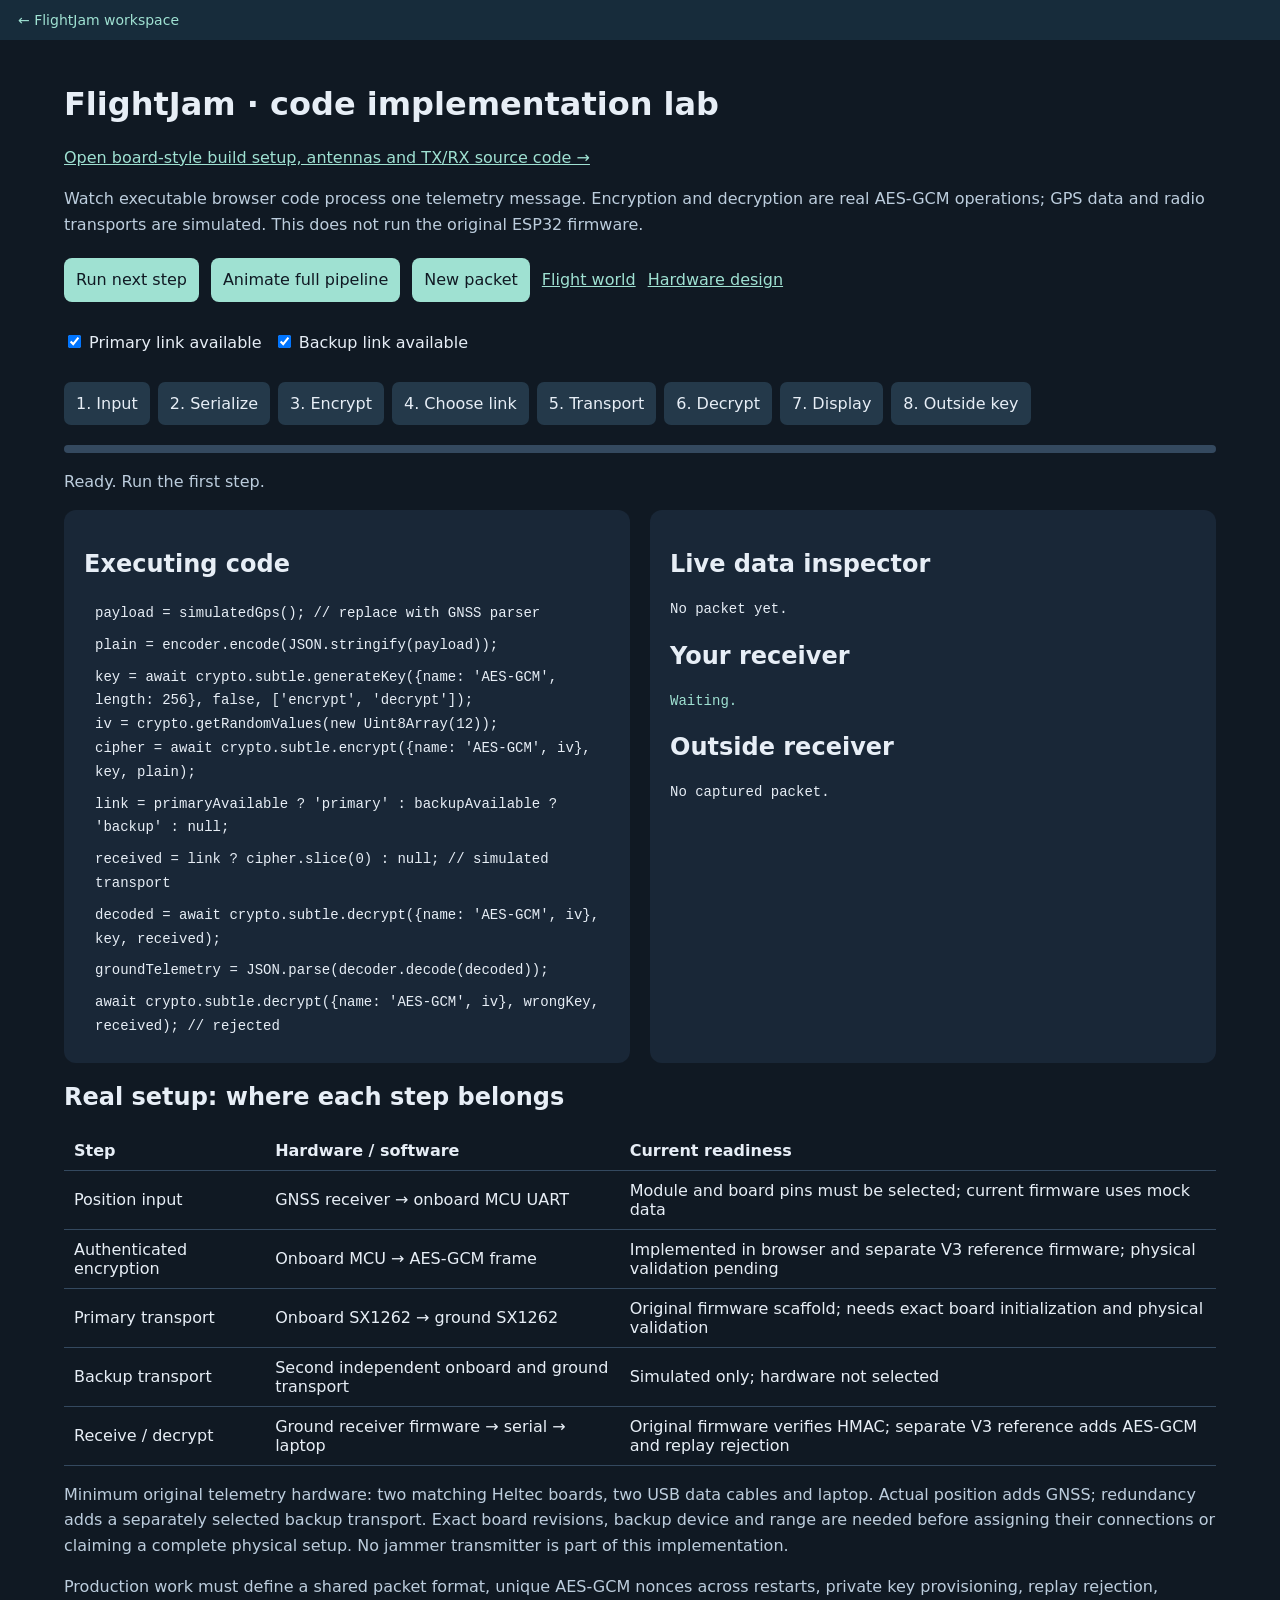
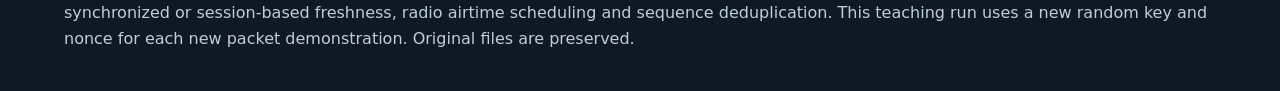
<file: sim/implementation-lab.html>
<!doctype html><html lang="en"><meta charset="utf-8"><meta name="viewport" content="width=device-width,initial-scale=1"><title>FlightJam · code implementation lab</title>
<link rel="stylesheet" href="responsive.css"><script src="lab-integration.js" defer></script><style>body{margin:0;background:#101923;color:#e7eef6;font:16px system-ui}main{max-width:1200px;margin:auto;padding:24px}h1,h2{font-weight:600}p{color:#bccddd;line-height:1.6}a{color:#9fe1d2}.layout{display:grid;grid-template-columns:1fr 1fr;gap:20px}.panel{background:#192737;border-radius:12px;padding:20px}.controls{display:flex;gap:12px;flex-wrap:wrap;align-items:center;margin:20px 0}button{font:inherit;background:#9fe1d2;color:#101923;border:0;border-radius:8px;padding:12px;cursor:pointer}button:disabled{opacity:.5}label{display:block;margin:10px 0}.steps{display:flex;gap:8px;flex-wrap:wrap;margin:20px 0}.step{background:#24394a;padding:12px;border-radius:7px}.step.active{background:#e6c987;color:#101923}.step.done{background:#254f43}pre{white-space:pre-wrap;overflow-wrap:anywhere;font:14px monospace;line-height:1.7;margin:0}.line{display:block;padding:4px 8px;border-left:3px solid transparent}.line.active{background:#334940;border-color:#9fe1d2}.meter{height:8px;background:#34495f;overflow:hidden;border-radius:4px}.meter span{display:block;background:#9fe1d2;height:100%;transition:width .3s}.value{color:#9fe1d2}table{width:100%;border-collapse:collapse}td,th{padding:10px;border-bottom:1px solid #34495f;text-align:left}@media(max-width:700px){.layout{grid-template-columns:1fr}main{padding:14px}}@media(prefers-reduced-motion:reduce){.meter span{transition:none}}</style>
<main><h1>FlightJam · code implementation lab</h1><p><a href="build-setup.html">Open board-style build setup, antennas and TX/RX source code →</a></p><p>Watch executable browser code process one telemetry message. Encryption and decryption are real AES-GCM operations; GPS data and radio transports are simulated. This does not run the original ESP32 firmware.</p>
<div class="controls"><button id="next">Run next step</button><button id="auto">Animate full pipeline</button><button id="reset">New packet</button><a href="flight-world.html">Flight world</a><a href="hardware-lab.html">Hardware design</a></div>
<div class="controls"><label><input id="primary" type="checkbox" checked> Primary link available</label><label><input id="backup" type="checkbox" checked> Backup link available</label></div>
<div id="steps" class="steps"></div><div class="meter"><span id="progress" style="width:0%"></span></div><p id="status" role="status">Ready. Run the first step.</p>
<div class="layout"><section class="panel"><h2>Executing code</h2><pre id="code"></pre></section><section class="panel"><h2>Live data inspector</h2><pre id="data">No packet yet.</pre><h2>Your receiver</h2><pre id="own" class="value">Waiting.</pre><h2>Outside receiver</h2><pre id="outside">No captured packet.</pre></section></div>
<h2>Real setup: where each step belongs</h2><table><thead><tr><th>Step</th><th>Hardware / software</th><th>Current readiness</th></tr></thead><tbody><tr><td>Position input</td><td>GNSS receiver → onboard MCU UART</td><td>Module and board pins must be selected; current firmware uses mock data</td></tr><tr><td>Authenticated encryption</td><td>Onboard MCU → AES-GCM frame</td><td>Implemented in browser and separate V3 reference firmware; physical validation pending</td></tr><tr><td>Primary transport</td><td>Onboard SX1262 → ground SX1262</td><td>Original firmware scaffold; needs exact board initialization and physical validation</td></tr><tr><td>Backup transport</td><td>Second independent onboard and ground transport</td><td>Simulated only; hardware not selected</td></tr><tr><td>Receive / decrypt</td><td>Ground receiver firmware → serial → laptop</td><td>Original firmware verifies HMAC; separate V3 reference adds AES-GCM and replay rejection</td></tr></tbody></table>
<p>Minimum original telemetry hardware: two matching Heltec boards, two USB data cables and laptop. Actual position adds GNSS; redundancy adds a separately selected backup transport. Exact board revisions, backup device and range are needed before assigning their connections or claiming a complete physical setup. No jammer transmitter is part of this implementation.</p>
<p>Production work must define a shared packet format, unique AES-GCM nonces across restarts, private key provisioning, replay rejection, synchronized or session-based freshness, radio airtime scheduling and sequence deduplication. This teaching run uses a new random key and nonce for each new packet demonstration. Original files are preserved.</p></main>
<script>
const $=id=>document.getElementById(id),encoder=new TextEncoder(),decoder=new TextDecoder();
const codeLines=[
['Input','payload = simulatedGps(); // replace with GNSS parser'],
['Serialize','plain = encoder.encode(JSON.stringify(payload));'],
['Encrypt',"key = await crypto.subtle.generateKey({name: 'AES-GCM', length: 256}, false, ['encrypt', 'decrypt']);\niv = crypto.getRandomValues(new Uint8Array(12));\ncipher = await crypto.subtle.encrypt({name: 'AES-GCM', iv}, key, plain);"],
['Choose link',"link = primaryAvailable ? 'primary' : backupAvailable ? 'backup' : null;"],
['Transport','received = link ? cipher.slice(0) : null; // simulated transport'],
['Decrypt',"decoded = await crypto.subtle.decrypt({name: 'AES-GCM', iv}, key, received);"],
['Display','groundTelemetry = JSON.parse(decoder.decode(decoded));'],
['Outside key',"await crypto.subtle.decrypt({name: 'AES-GCM', iv}, wrongKey, received); // rejected"]];
let stage=0,payload,plain,key,iv,cipher,link,received,decoded,busy=false,clock=null,generation=0,sequence=0;
function show(value){$('data').textContent=typeof value==='string'?value:JSON.stringify(value,null,2)}
function highlight(i){for(const el of $('steps').children){el.classList.toggle('active',+el.dataset.i===i);el.classList.toggle('done',+el.dataset.i<i)}for(const el of $('code').children)el.classList.toggle('active',+el.dataset.i===i);$('progress').style.width=(stage/codeLines.length*100)+'%'}
async function step(){if(busy||stage>=codeLines.length)return;busy=true;$('next').disabled=true;const epoch=generation,i=stage;highlight(i);try{
if(i===0){payload={sequence:++sequence,latitude:28.6139,longitude:77.209,altitude_m:120,battery_v:11.8};show(payload)}
if(i===1){plain=encoder.encode(JSON.stringify(payload));show('Serialized UTF-8 payload: '+plain.byteLength+' bytes')}
if(i===2){if(!crypto.subtle)throw Error('Open using localhost or HTTPS.');key=await crypto.subtle.generateKey({name:'AES-GCM',length:256},false,['encrypt','decrypt']);iv=crypto.getRandomValues(new Uint8Array(12));cipher=await crypto.subtle.encrypt({name:'AES-GCM',iv},key,plain);if(epoch!==generation)return;show('Ciphertext + authentication tag:\n'+Array.from(new Uint8Array(cipher)).map(b=>b.toString(16).padStart(2,'0')).join(''))}
if(i===3){link=$('primary').checked?'primary':$('backup').checked?'backup':null;show(link?'Selected '+link+' transport':'Both links unavailable')}
if(i===4){received=link?cipher.slice(0):null;show(received?'Copied encrypted packet through simulated '+link+' link':'Packet lost. Receiver retains last known data.');if(!received){$('own').textContent='NO LIVE DATA — both links unavailable.';$('outside').textContent='No packet captured.';stage=codeLines.length;stop();$('status').textContent='Transmission failed: no available link.';highlight(i);return}}
if(i===5){decoded=await crypto.subtle.decrypt({name:'AES-GCM',iv},key,received);if(epoch!==generation)return;show('Authenticated decryption succeeded: '+decoded.byteLength+' bytes')}
if(i===6){$('own').textContent=JSON.stringify(JSON.parse(decoder.decode(decoded)),null,2);show('Ground display updated from decoded telemetry.')}
if(i===7){const wrongKey=await crypto.subtle.generateKey({name:'AES-GCM',length:256},false,['decrypt']);let rejected=false;try{await crypto.subtle.decrypt({name:'AES-GCM',iv},wrongKey,received)}catch{rejected=true}if(epoch!==generation)return;$('outside').textContent=rejected?'Signal / ciphertext visible. Wrong key rejected. Coordinates unreadable.':'Unexpected decryption acceptance.';show('Outside receiver test: '+(rejected?'PASS':'FAIL'))}
stage++;$('status').textContent=stage===codeLines.length?'Pipeline complete. Your receiver decoded the packet; outside-key decryption failed.':codeLines[i][0]+' complete. Next: '+codeLines[stage][0];$('progress').style.width=(stage/codeLines.length*100)+'%';if(stage===codeLines.length)stop();
}catch(e){$('status').textContent='Stopped: '+e.message;stop()}finally{busy=false;$('next').disabled=stage>=codeLines.length}}
function stop(){clearInterval(clock);clock=null;$('auto').textContent='Animate full pipeline'}
function reset(){if(busy)return;generation++;stop();stage=0;payload=plain=key=iv=cipher=link=received=decoded=null;$('next').disabled=false;$('own').textContent='Waiting.';$('outside').textContent='No captured packet.';show('No packet yet.');$('status').textContent='Ready. Run the first step.';highlight(-1)}
codeLines.forEach(([name,code],i)=>{const label=document.createElement('span');label.className='step';label.dataset.i=i;label.textContent=(i+1)+'. '+name;$('steps').appendChild(label);const line=document.createElement('span');line.className='line';line.dataset.i=i;line.textContent=code;$('code').appendChild(line)});
$('next').onclick=step;$('auto').onclick=()=>{if(clock){stop();return}if(stage>=codeLines.length)reset();$('auto').textContent='Pause animation';step();clock=setInterval(step,1000)};$('reset').onclick=reset;
</script></html>

<link rel="stylesheet" href="responsive.css">
</file>
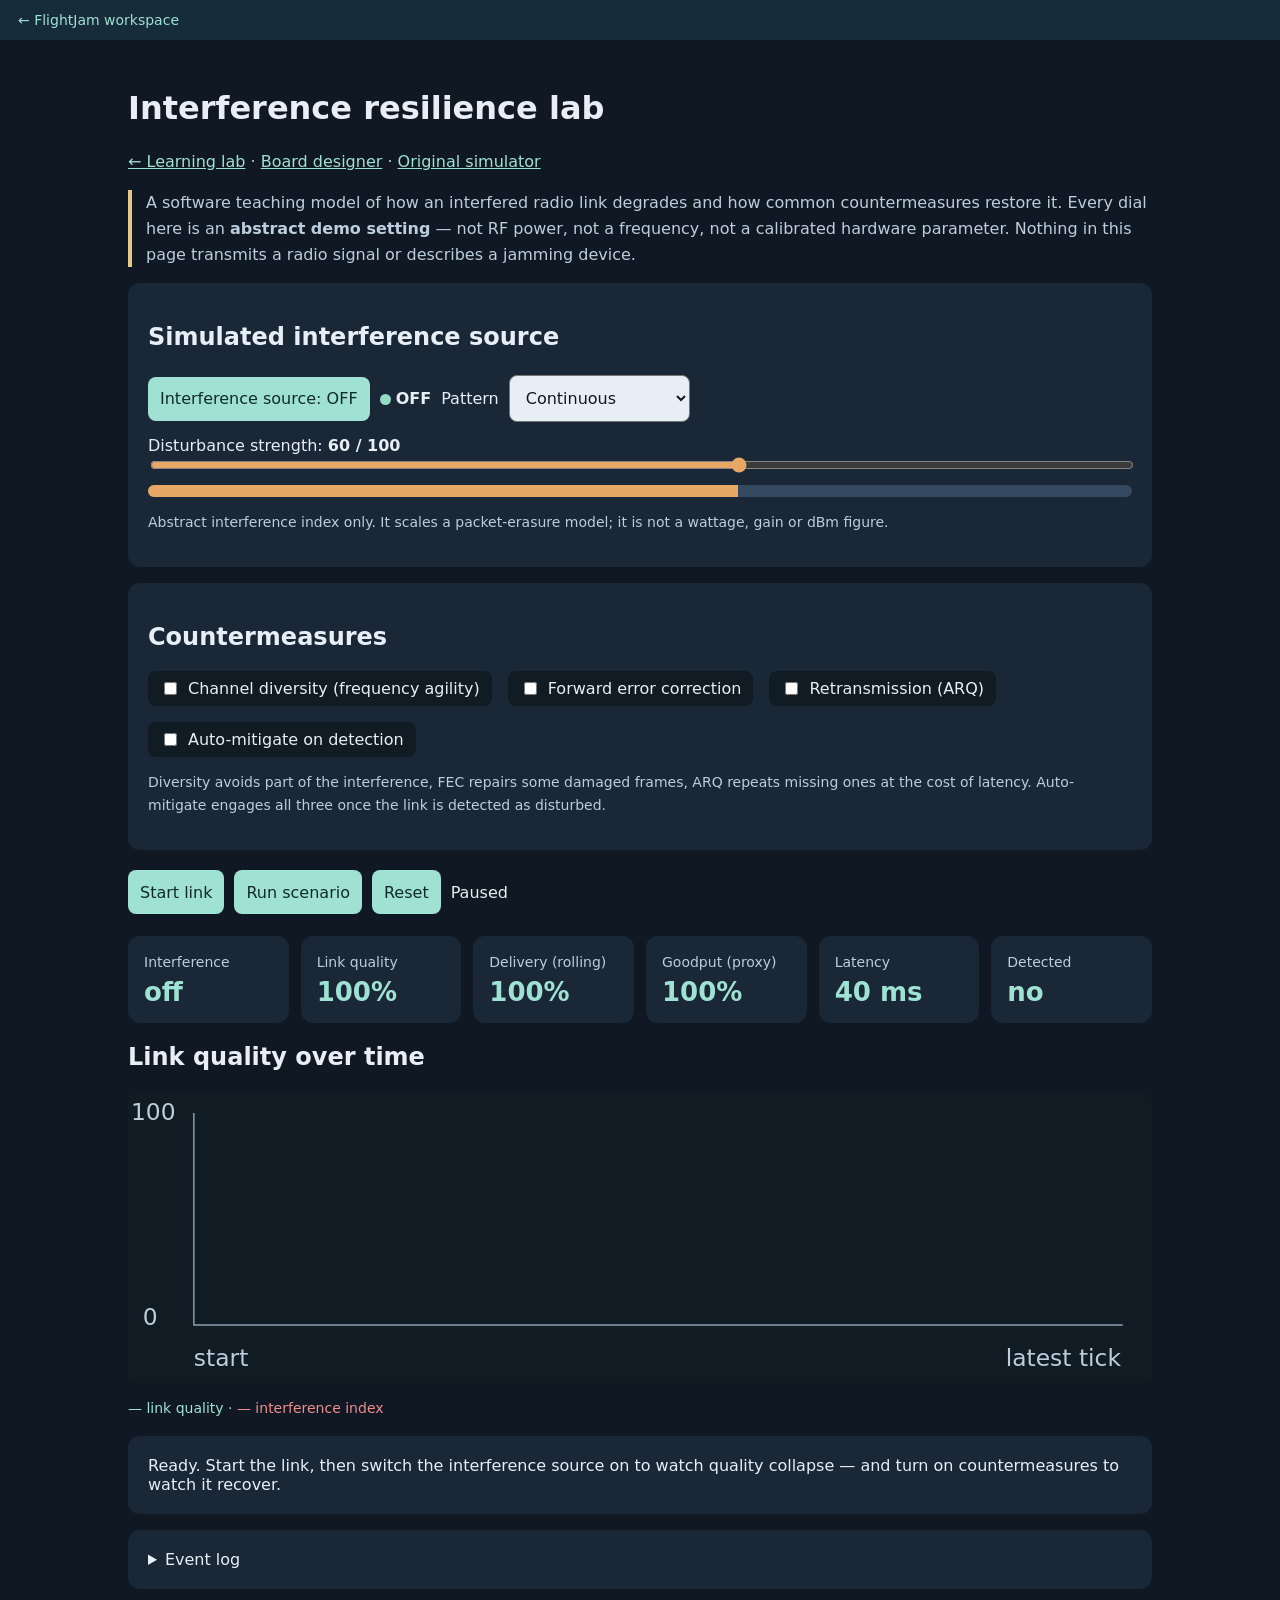
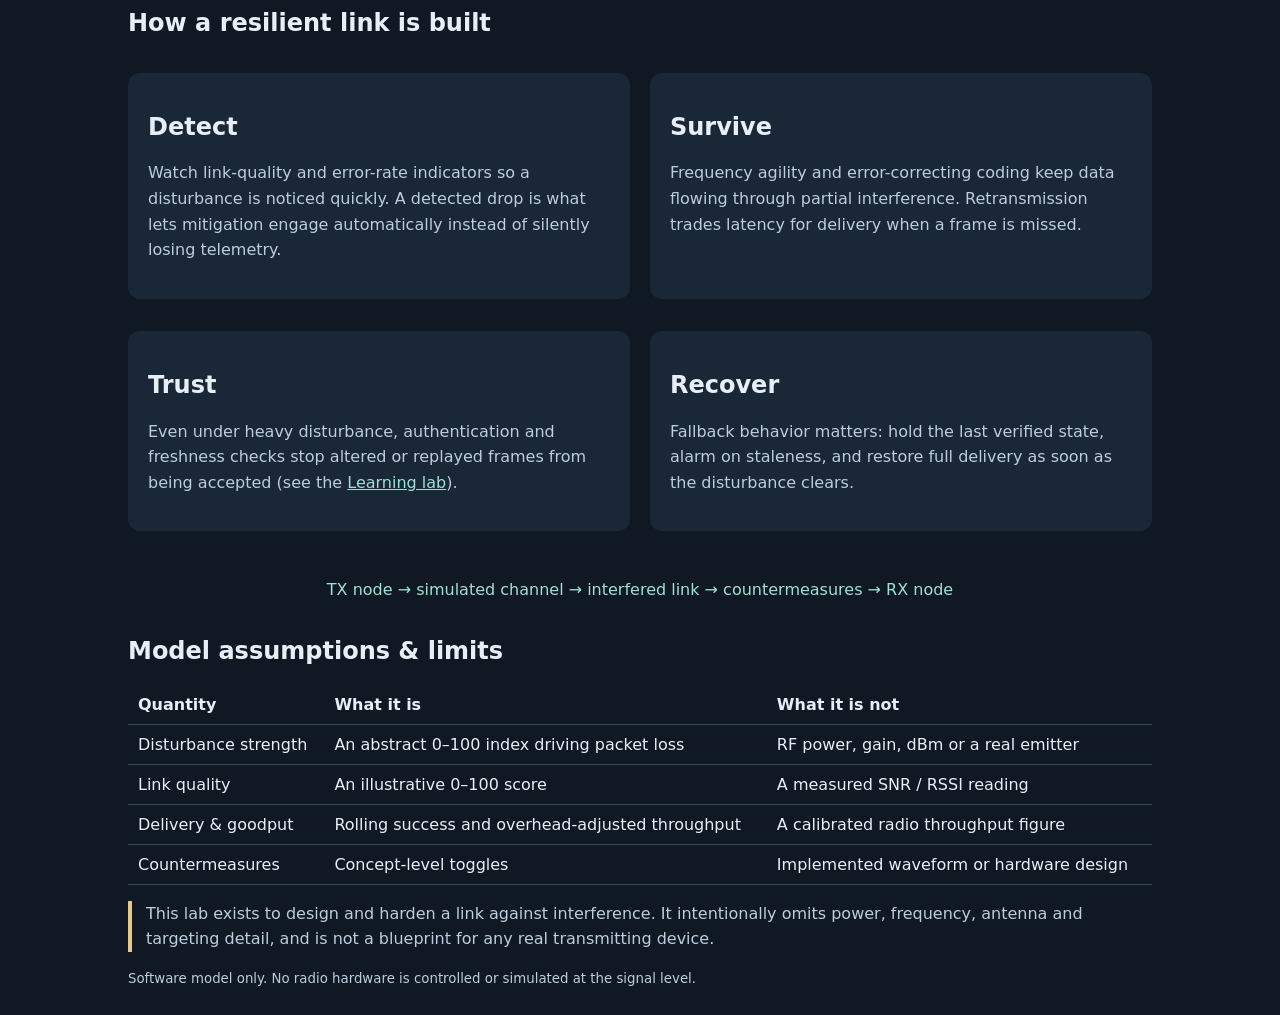
<file: sim/interference-lab.html>
<!doctype html>
<html lang="en"><meta charset="utf-8"><meta name="viewport" content="width=device-width,initial-scale=1">
<title>FlightJam · interference lab</title>
<link rel="stylesheet" href="responsive.css"><script src="lab-integration.js" defer></script><style>
body{font:16px system-ui;margin:0;background:#101923;color:#e7eef6}main{max-width:1080px;margin:auto;padding:28px}h1,h2{font-weight:600}p{line-height:1.6;color:#bccddd}small{color:#bccddd}a{color:#9fe1d2}
.panel{background:#192737;padding:20px;border-radius:12px;margin:16px 0}.row{display:flex;gap:20px;flex-wrap:wrap}.row>.panel{flex:1;min-width:240px}
.toolbar{display:flex;align-items:center;gap:10px;flex-wrap:wrap;margin:10px 0}button,select{font:inherit;padding:12px;border-radius:8px;margin:4px 0}button{background:#9fe1d2;border:0;color:#122b27;cursor:pointer}button[aria-pressed=true]{background:#ef8d8d;color:#2a1414}select{background:#e7eef6;color:#101923}label{color:#e7eef6}
.stats{display:grid;grid-template-columns:repeat(auto-fit,minmax(150px,1fr));gap:12px;margin:18px 0}.stat{padding:16px;background:#192737;border-radius:12px}.stat span{color:#bccddd;font-size:14px}.stat strong{display:block;font-size:26px;margin-top:6px;color:#9fe1d2}
.lamp{display:inline-block;width:11px;height:11px;border-radius:50%;background:#8897aa;vertical-align:middle}.lamp.on{background:#ef8d8d;box-shadow:0 0 12px #ef8d8d}.lamp.ok{background:#93dbc5}
.track{height:12px;background:#34495f;border-radius:8px;overflow:hidden;margin:8px 0}.track span{display:block;height:100%;background:#e6a864;transition:width .3s}
.chart{width:100%;height:auto;display:block;background:#111b23;border-radius:12px}
.checks{display:flex;gap:16px;flex-wrap:wrap}.checks label{display:flex;align-items:center;gap:8px;background:#111b23;padding:8px 12px;border-radius:8px;cursor:pointer}
.logwrap{max-height:240px;overflow:auto}table{width:100%;border-collapse:collapse}td,th{text-align:left;padding:10px;border-bottom:1px solid #34495f}
.flow{text-align:center;padding:14px;color:#9fe1d2}.hint{font-size:14px;color:#bccddd}input[type=range]{width:100%;accent-color:#e6a864}.disclaimer{border-left:4px solid #e6c987;padding-left:14px}
@media(max-width:600px){main{padding:16px}.stat strong{font-size:22px}.checks label{flex-basis:100%}}
@media(prefers-reduced-motion:reduce){*{transition:none!important}}
</style>
<main><h1>Interference resilience lab</h1>
<p><a href="learning-lab.html">← Learning lab</a> · <a href="board-designer.html">Board designer</a> · <a href="bench-simulator.html">Original simulator</a></p>
<p class="disclaimer">A software teaching model of how an interfered radio link degrades and how common countermeasures restore it. Every dial here is an <strong>abstract demo setting</strong> — not RF power, not a frequency, not a calibrated hardware parameter. Nothing in this page transmits a radio signal or describes a jamming device.</p>

<section class="panel"><h2>Simulated interference source</h2>
<div class="toolbar">
<button id="jam" aria-pressed="false">Interference source: OFF</button>
<span><span id="lamp" class="lamp"></span> <b id="jamState">OFF</b></span>
<label for="pattern">Pattern</label>
<select id="pattern"><option value="continuous">Continuous</option><option value="burst">Burst · 40% duty</option><option value="swept">Sweeping</option></select>
</div>
<label for="strength">Disturbance strength: <b id="strengthValue">60 / 100</b></label>
<input id="strength" type="range" min="0" max="100" value="60">
<div class="track"><span id="strengthBar" style="width:60%"></span></div>
<p class="hint">Abstract interference index only. It scales a packet-erasure model; it is not a wattage, gain or dBm figure.</p></section>

<section class="panel"><h2>Countermeasures</h2>
<div class="checks">
<label><input type="checkbox" id="diversity"> Channel diversity (frequency agility)</label>
<label><input type="checkbox" id="fec"> Forward error correction</label>
<label><input type="checkbox" id="arq"> Retransmission (ARQ)</label>
<label><input type="checkbox" id="auto"> Auto-mitigate on detection</label>
</div>
<p class="hint">Diversity avoids part of the interference, FEC repairs some damaged frames, ARQ repeats missing ones at the cost of latency. Auto-mitigate engages all three once the link is detected as disturbed.</p></section>

<div class="toolbar"><button id="run">Start link</button><button id="guided">Run scenario</button><button id="reset">Reset</button><span id="statusText" role="status">Paused</span></div>

<div class="stats">
<div class="stat"><span>Interference</span><strong id="mJam">off</strong></div>
<div class="stat"><span>Link quality</span><strong id="mQuality">100%</strong></div>
<div class="stat"><span>Delivery (rolling)</span><strong id="mDelivery">100%</strong></div>
<div class="stat"><span>Goodput (proxy)</span><strong id="mGoodput">100%</strong></div>
<div class="stat"><span>Latency</span><strong id="mLatency">40 ms</strong></div>
<div class="stat"><span>Detected</span><strong id="mDetected">no</strong></div>
</div>

<h2>Link quality over time</h2>
<svg id="chart" class="chart" viewBox="0 0 700 200" role="img" aria-label="Link quality and interference index over time">
<path d="M45 15V160H680" fill="none" stroke="#8d9fb5"/>
<text x="2" y="20" fill="#bccddd">100</text><text x="10" y="160" fill="#bccddd">0</text>
<text x="45" y="188" fill="#bccddd">start</text><text x="600" y="188" fill="#bccddd">latest tick</text>
<path id="jamPath" fill="none" stroke="#ef8d8d" stroke-width="2" opacity="0.8"/>
<path id="qualityPath" fill="none" stroke="#9fe1d2" stroke-width="3"/></svg>
<p class="hint"><span style="color:#9fe1d2">— link quality</span> · <span style="color:#ef8d8d">— interference index</span></p>

<section class="panel" id="presentation" role="status">Ready. Start the link, then switch the interference source on to watch quality collapse — and turn on countermeasures to watch it recover.</section>

<details class="panel"><summary>Event log</summary><div class="logwrap"><table><thead><tr><th>Tick</th><th>Event</th><th>Detail</th></tr></thead><tbody id="events"></tbody></table></div></details>

<h2>How a resilient link is built</h2>
<div class="row"><section class="panel"><h2>Detect</h2><p>Watch link-quality and error-rate indicators so a disturbance is noticed quickly. A detected drop is what lets mitigation engage automatically instead of silently losing telemetry.</p></section><section class="panel"><h2>Survive</h2><p>Frequency agility and error-correcting coding keep data flowing through partial interference. Retransmission trades latency for delivery when a frame is missed.</p></section></div>
<div class="row"><section class="panel"><h2>Trust</h2><p>Even under heavy disturbance, authentication and freshness checks stop altered or replayed frames from being accepted (see the <a href="learning-lab.html">Learning lab</a>).</p></section><section class="panel"><h2>Recover</h2><p>Fallback behavior matters: hold the last verified state, alarm on staleness, and restore full delivery as soon as the disturbance clears.</p></section></div>
<p class="flow">TX node → simulated channel → interfered link → countermeasures → RX node</p>

<h2>Model assumptions &amp; limits</h2>
<table><thead><tr><th>Quantity</th><th>What it is</th><th>What it is not</th></tr></thead><tbody>
<tr><td>Disturbance strength</td><td>An abstract 0–100 index driving packet loss</td><td>RF power, gain, dBm or a real emitter</td></tr>
<tr><td>Link quality</td><td>An illustrative 0–100 score</td><td>A measured SNR / RSSI reading</td></tr>
<tr><td>Delivery &amp; goodput</td><td>Rolling success and overhead-adjusted throughput</td><td>A calibrated radio throughput figure</td></tr>
<tr><td>Countermeasures</td><td>Concept-level toggles</td><td>Implemented waveform or hardware design</td></tr>
</tbody></table>
<p class="disclaimer">This lab exists to design and harden a link against interference. It intentionally omits power, frequency, antenna and targeting detail, and is not a blueprint for any real transmitting device.</p>
<small>Software model only. No radio hardware is controlled or simulated at the signal level.</small></main>
<script>
const $=id=>document.getElementById(id);
const clamp=(v,a,b)=>Math.max(a,Math.min(b,v));
const N=180;
let tick=0,running=false,timer=null,interference=false,pattern='continuous',strength=60;
const mit={diversity:false,fec:false,arq:false,auto:false};
let detected=false,detectTick=null,disturbStart=null;
let hist=[],outcomes=[],counters={sent:0,delivered:0,recovered:0,lost:0},lastLatency=40;
let guided=null,guidedStart=0;

function interferenceLevel(){
  if(!interference)return 0;
  if(pattern==='continuous')return strength;
  if(pattern==='burst')return (tick%10)<4?strength:0;
  if(pattern==='swept')return Math.round(strength*(0.5+0.5*Math.sin(tick/5)));
  return strength;
}
function mitigationFactor(){return mit.diversity?0.45:1}
function overhead(){return (mit.fec?0.22:0)+(mit.arq?0.18:0)}
function addEvent(event,detail){const tr=document.createElement('tr');for(const v of[tick,event,detail]){const td=document.createElement('td');td.textContent=v;tr.appendChild(td)}$('events').prepend(tr);while($('events').children.length>100)$('events').lastChild.remove()}
function syncChecks(){for(const k of['diversity','fec','arq'])$(k).checked=mit[k]}
function setMit(k,on){if(mit[k]===on)return;mit[k]=on;syncChecks();addEvent('Countermeasure',(on?'enabled ':'disabled ')+k)}
function setInterference(on){if(interference===on)return;interference=on;if(on){disturbStart=tick;addEvent('Interference','source ON ('+pattern+', strength '+strength+')')}else{addEvent('Interference','source OFF')}updateJammer()}
function updateJammer(){$('jam').textContent='Interference source: '+(interference?'ON':'OFF');$('jam').setAttribute('aria-pressed',String(interference));$('strengthValue').textContent=$('strength').value+' / 100';$('strengthBar').style.width=$('strength').value+'%'}
function rollingRate(){if(!outcomes.length)return 1;const good=outcomes.filter(o=>o!=='lost').length;return good/outcomes.length}
function renderChart(){const pts=hist.slice(-N);const x=i=>45+i/Math.max(1,pts.length-1)*635;const y=v=>160-v/100*145;$('qualityPath').setAttribute('d',pts.map((p,i)=>(i?'L':'M')+x(i).toFixed(1)+' '+y(p.q).toFixed(1)).join(' '));$('jamPath').setAttribute('d',pts.map((p,i)=>(i?'L':'M')+x(i).toFixed(1)+' '+y(p.i).toFixed(1)).join(' '))}
function render(){
  $('mJam').textContent=interference?(pattern+' · '+strength):'off';
  const q=hist.length?hist[hist.length-1].q:100;
  $('mQuality').textContent=q.toFixed(0)+'%';
  const rate=rollingRate();$('mDelivery').textContent=(rate*100).toFixed(0)+'%';
  $('mGoodput').textContent=(rate*(1-overhead())*100).toFixed(0)+'%';
  $('mLatency').textContent=Math.round(lastLatency)+' ms';
  $('mDetected').textContent=detected?('yes'+(detectTick&&disturbStart!=null?' · '+(detectTick-disturbStart)+' ticks':'')).toString():'no';
  $('lamp').className='lamp'+(detected?' on':(interference?'':' ok'));
  $('jamState').textContent=!interference?'OFF':detected?'ON · detected':'ON';
  renderChart();
}
function step(){
  tick++;const lvl=interferenceLevel();const eff=lvl*mitigationFactor();
  const quality=clamp(100-eff+(Math.random()-0.5)*6,0,100);
  let loss=clamp(Math.pow((100-quality)/100,1.4)+(Math.random()-0.5)*0.1,0,0.98);
  if(mit.fec)loss*=0.35;
  let attempts=1,delivered=false,recovered=false;
  if(Math.random()<1-loss)delivered=true;
  else if(mit.arq){attempts++;if(Math.random()<0.6){delivered=true;recovered=true}else{attempts++;if(Math.random()<0.5){delivered=true;recovered=true}}}
  lastLatency=40+(attempts-1)*35;
  const nowDetected=eff>12;
  if(nowDetected&&!detected){detected=true;detectTick=tick;addEvent('Detected','disturbance crossed threshold')}
  else if(!nowDetected&&detected){detected=false;detectTick=null;addEvent('Cleared','disturbance below threshold')}
  if(mit.auto&&detected){setMit('diversity',true);setMit('fec',true);setMit('arq',true)}
  counters.sent++;if(delivered)counters.delivered++;else counters.lost++;if(recovered)counters.recovered++;
  outcomes.push(delivered?(recovered?'recovered':'ok'):'lost');if(outcomes.length>N)outcomes.shift();
  hist.push({q:quality,i:lvl});if(hist.length>N)hist.shift();
  render();
}
function start(){if(running)return;running=true;timer=setInterval(step,400);$('run').textContent='Pause link';$('statusText').textContent='Running · 2.5 frames / second'}
function pause(){clearInterval(timer);timer=null;running=false;$('run').textContent='Start link';$('statusText').textContent='Paused'}
function stopGuided(){clearInterval(guided);guided=null;$('guided').disabled=false}
function reset(){stopGuided();pause();setInterference(false);interference=false;disturbStart=null;detected=false;detectTick=null;tick=0;hist=[];outcomes=[];counters={sent:0,delivered:0,recovered:0,lost:0};lastLatency=40;for(const k of['diversity','fec','arq','auto'])mit[k]=false;syncChecks();$('events').textContent='';$('pattern').value='continuous';pattern='continuous';$('strength').value=60;strength=60;updateJammer();$('presentation').textContent='Session reset. Start the link or run the scenario.';render()}
$('run').onclick=()=>{stopGuided();if(running)pause();else start()};
$('jam').onclick=()=>{stopGuided();setInterference(!interference)};
$('strength').oninput=()=>{strength=+$('strength').value;updateJammer();render()};
$('pattern').onchange=()=>{pattern=$('pattern').value;if(interference)addEvent('Pattern',pattern)};
for(const k of['diversity','fec','arq'])$(k).onchange=()=>setMit(k,$(k).checked);
$('auto').onchange=()=>{mit.auto=$('auto').checked;addEvent('Countermeasure','auto-mitigate '+(mit.auto?'enabled':'disabled'))};
$('reset').onclick=reset;
$('guided').onclick=()=>{reset();$('guided').disabled=true;$('strength').value=80;strength=80;updateJammer();start();guidedStart=Date.now();let phase=-1;guided=setInterval(()=>{const p=Math.floor((Date.now()-guidedStart)/4000);if(p===phase)return;phase=p;if(p===0){$('presentation').textContent='1 / 5 · Clean link: frames arrive continuously, quality stays high.'}else if(p===1){setInterference(true);pattern='continuous';$('pattern').value='continuous';$('presentation').textContent='2 / 5 · Interference on, no countermeasures: quality collapses and delivery falls.'}else if(p===2){$('presentation').textContent='3 / 5 · The drop is detected — this is the trigger for automatic mitigation.'}else if(p===3){setMit('diversity',true);setMit('fec',true);setMit('arq',true);$('presentation').textContent='4 / 5 · Countermeasures engaged: diversity, coding and retransmission pull delivery back up (at some latency cost).'}else if(p===4){$('presentation').textContent='5 / 5 · Interference still present, but the link stays usable. Inspect the chart and event log.'}else{stopGuided();$('presentation').textContent='Scenario complete. Try swept/burst patterns, or toggle auto-mitigate and reset.'}},100)};
updateJammer();render();
</script></html>
</file>
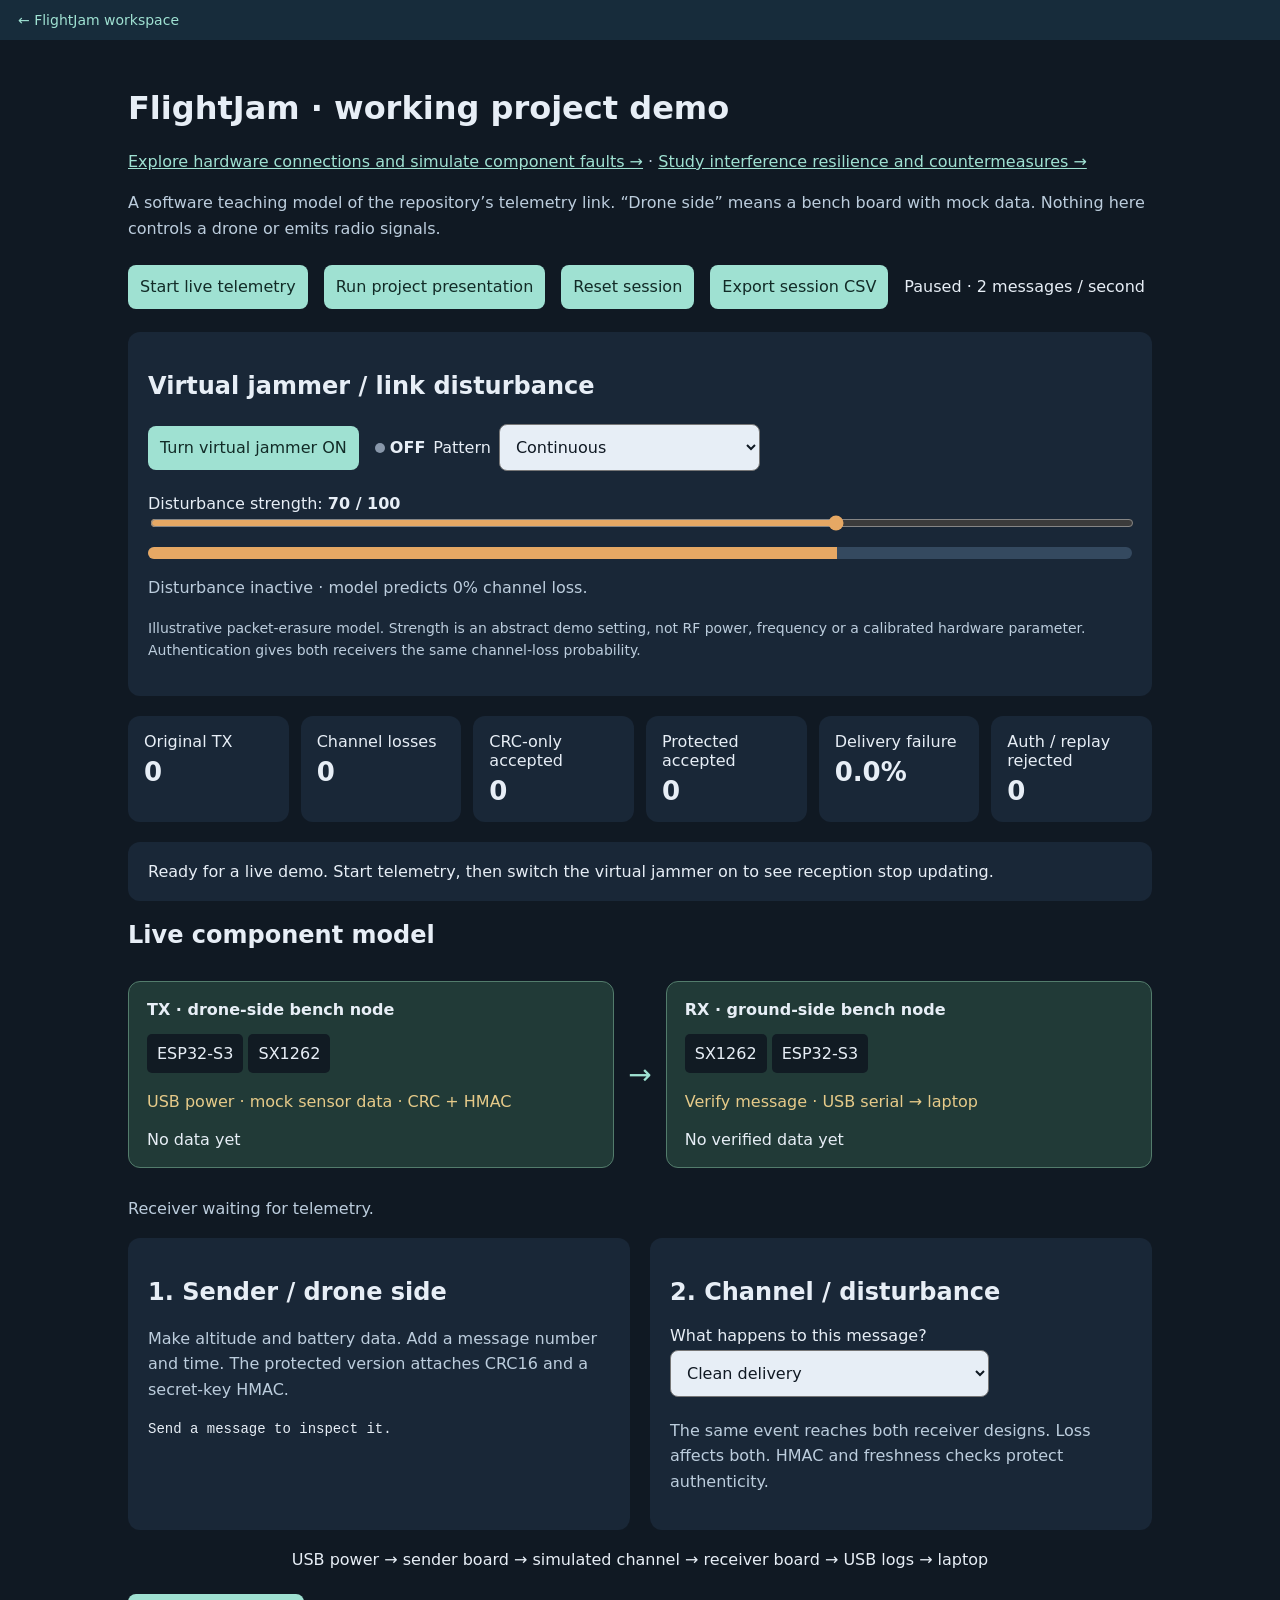
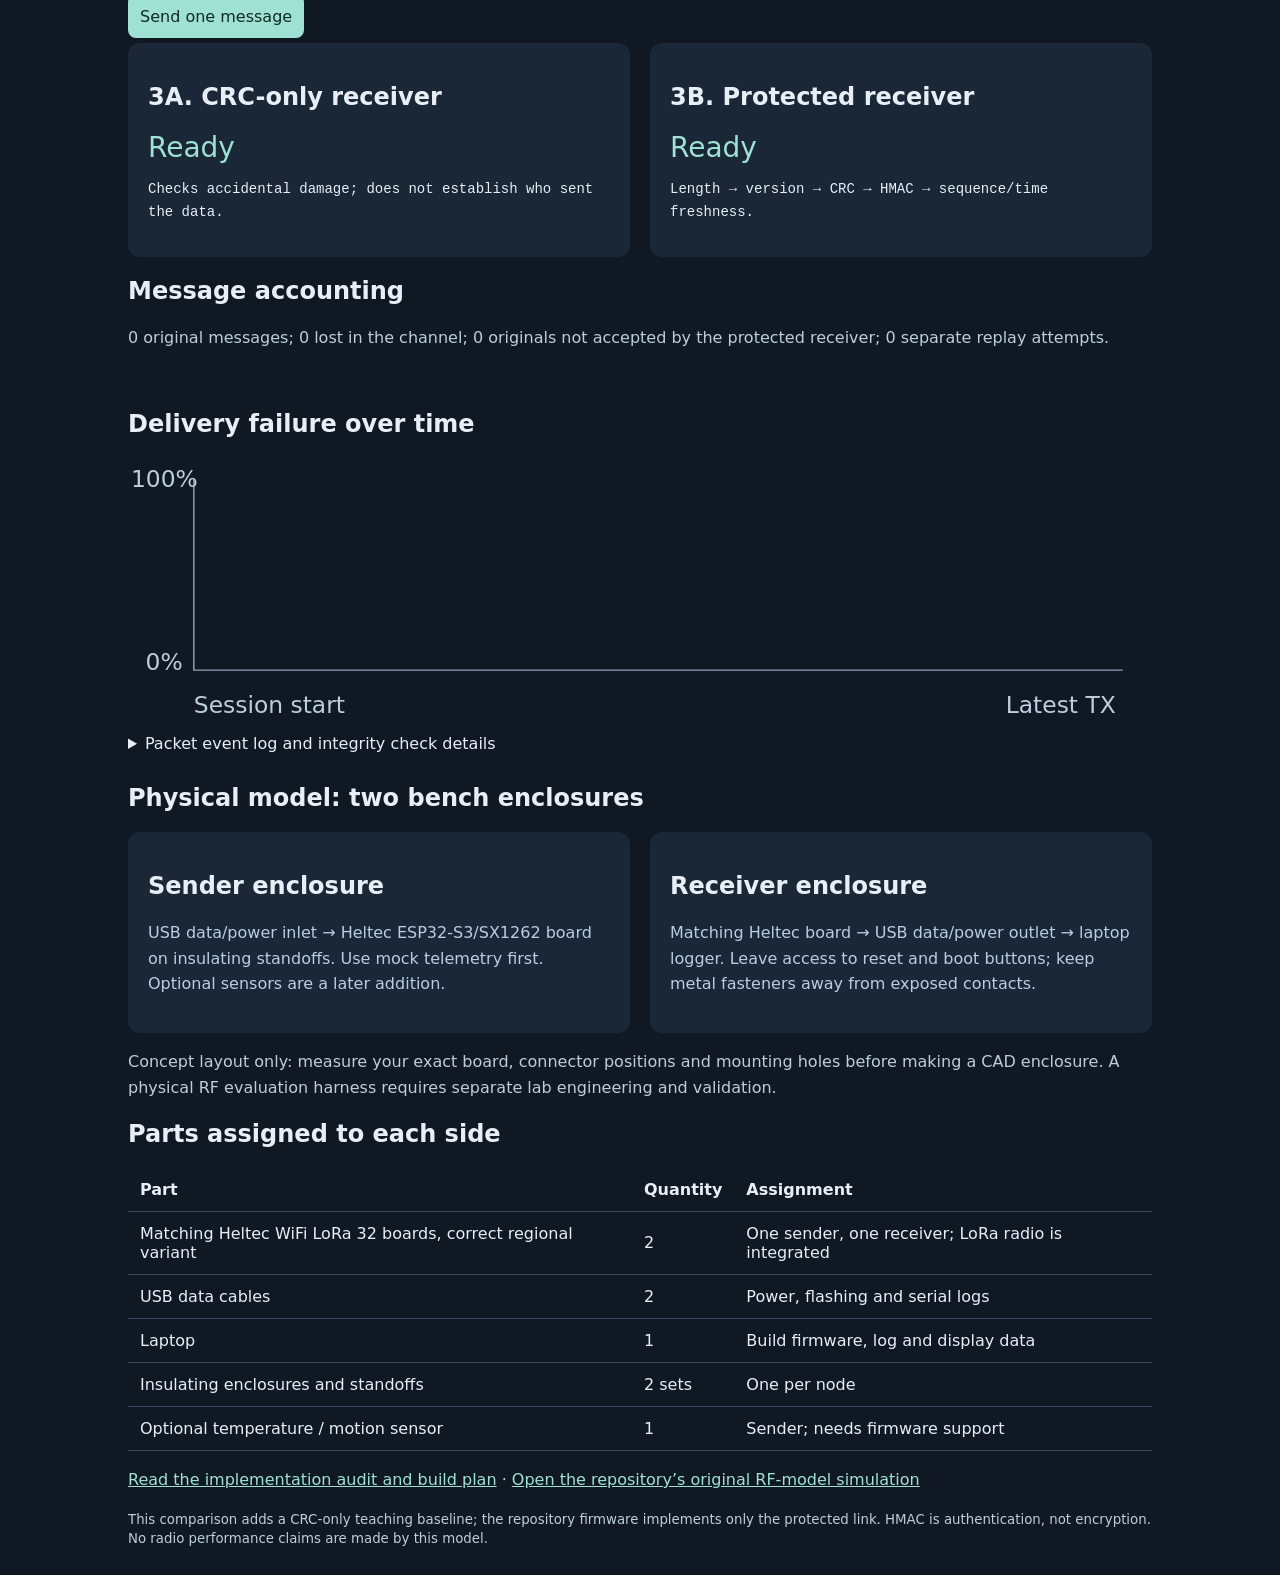
<file: sim/learning-lab.html>
<!doctype html>
<html lang="en"><meta charset="utf-8"><meta name="viewport" content="width=device-width,initial-scale=1">
<title>FlightJam — working project demo</title>
<link rel="stylesheet" href="responsive.css"><script src="lab-integration.js" defer></script><style>
body{font:16px system-ui;margin:0;background:#101923;color:#e7eef6}main{max-width:1080px;margin:auto;padding:28px}h1,h2{font-weight:600}p{line-height:1.6;color:#bccddd}.row{display:flex;gap:20px;flex-wrap:wrap}.panel{flex:1;min-width:240px;background:#192737;padding:20px;border-radius:12px}button,select{font:inherit;padding:12px;border-radius:8px;margin:5px 8px 5px 0}button{background:#9fe1d2;border:0;color:#122b27;cursor:pointer}select{background:#e7eef6;color:#101923}pre{white-space:pre-wrap;overflow-wrap:anywhere;font:14px monospace;line-height:1.6}table{width:100%;border-collapse:collapse}td,th{text-align:left;padding:12px;border-bottom:1px solid #34495f}small{color:#bccddd}.flow{text-align:center;padding:20px}.value{font-size:28px;color:#9fe1d2}a{color:#9fe1d2}
</style>
<main><h1>FlightJam · working project demo</h1><p><a href="hardware-lab.html">Explore hardware connections and simulate component faults →</a> · <a href="interference-lab.html">Study interference resilience and countermeasures →</a></p>
<p>A software teaching model of the repository’s telemetry link. “Drone side” means a bench board with mock data. Nothing here controls a drone or emits radio signals.</p>
<style>
.toolbar{display:flex;align-items:center;gap:8px;flex-wrap:wrap;margin:18px 0}.stats{display:grid;grid-template-columns:repeat(auto-fit,minmax(140px,1fr));gap:12px;margin:20px 0}.stat{padding:16px;background:#192737;border-radius:12px}.stat strong{display:block;font-size:26px;margin-top:6px}.track{height:12px;background:#34495f;border-radius:8px;overflow:hidden;margin:12px 0}.track span{display:block;height:100%;background:#e6a864;transition:width .3s}.board{position:relative;min-height:110px;background:#213a37;border:1px solid #537c6c;border-radius:12px;padding:18px;margin:12px 0}.board b{display:block}.chip{display:inline-block;background:#111b23;padding:10px;margin-top:15px;border-radius:5px}.pin{color:#e6ca89}.strip{display:flex;gap:3px;flex-wrap:wrap;min-height:24px}.packet{height:16px;width:12px;border-radius:3px;background:#93dbc5}.packet.bad{background:#ef8d8d}.packet.lost{background:#8897aa}.logwrap{max-height:280px;overflow:auto}.chart{width:100%;height:auto;display:block}.lamp{display:inline-block;width:10px;height:10px;border-radius:50%;background:#8897aa}.lamp.on{background:#ef8d8d;box-shadow:0 0 12px #ef8d8d}.result{color:#9fe1d2}input[type=range]{width:100%;accent-color:#e6a864}button:disabled{opacity:.45;cursor:default}button[aria-pressed=true]{background:#ef8d8d}.diagram{display:grid;grid-template-columns:1fr auto 1fr;align-items:center;gap:14px}.diagram .arrow{font-size:28px;color:#9fe1d2}summary{cursor:pointer;padding:12px 0}.hint{font-size:14px} @media(max-width:600px){main{padding:16px}.panel{min-width:0;flex-basis:100%}.diagram{grid-template-columns:1fr}.diagram .arrow{transform:rotate(90deg);text-align:center}td,th{padding:8px}button{margin-right:0}}
@media(prefers-reduced-motion:reduce){*{transition:none!important}}
</style>
<div class="toolbar"><button id="run">Start live telemetry</button><button id="guided">Run project presentation</button><button id="reset">Reset session</button><button id="export">Export session CSV</button><span id="running" role="status">Paused · 2 messages / second</span></div>
<section class="panel"><h2>Virtual jammer / link disturbance</h2><div class="toolbar"><button id="jam" aria-pressed="false">Turn virtual jammer ON</button><span><span id="lamp" class="lamp"></span> <b id="jamState">OFF</b></span><label for="jamMode">Pattern</label><select id="jamMode"><option value="continuous">Continuous</option><option value="burst">Burst · 3 seconds on / 3 off</option></select></div><label for="strength">Disturbance strength: <b id="strengthValue">70 / 100</b></label><input id="strength" type="range" min="0" max="100" value="70"><div class="track"><span id="strengthBar" style="width:70%"></span></div><p id="prediction">Jammer off · model predicts 0% channel loss.</p><p class="hint">Illustrative packet-erasure model. Strength is an abstract demo setting, not RF power, frequency or a calibrated hardware parameter. Authentication gives both receivers the same channel-loss probability.</p></section>
<div class="stats"><div class="stat">Original TX<strong id="txCount">0</strong></div><div class="stat">Channel losses<strong id="lossCount">0</strong></div><div class="stat">CRC-only accepted<strong id="plainCount">0</strong></div><div class="stat">Protected accepted<strong id="secureCount">0</strong></div><div class="stat">Delivery failure<strong id="failureRate">0%</strong></div><div class="stat">Auth / replay rejected<strong id="rejectCount">0</strong></div></div>
<div id="presentation" class="panel" role="status">Ready for a live demo. Start telemetry, then switch the virtual jammer on to see reception stop updating.</div>
<h2>Live component model</h2><div class="diagram"><div class="board"><b>TX · drone-side bench node</b><span class="chip">ESP32-S3</span> <span class="chip">SX1262</span><p class="pin">USB power · mock sensor data · CRC + HMAC</p><span id="txTelemetry">No data yet</span></div><div class="arrow">→</div><div class="board"><b>RX · ground-side bench node</b><span class="chip">SX1262</span> <span class="chip">ESP32-S3</span><p class="pin">Verify message · USB serial → laptop</p><span id="rxTelemetry">No verified data yet</span></div></div>
<p id="freshness" aria-live="polite">Receiver waiting for telemetry.</p>
<div class="row"><section class="panel"><h2>1. Sender / drone side</h2><p>Make altitude and battery data. Add a message number and time. The protected version attaches CRC16 and a secret-key HMAC.</p><pre id="sender">Send a message to inspect it.</pre></section><section class="panel"><h2>2. Channel / disturbance</h2><label for="scenario">What happens to this message?</label><br><select id="scenario"><option value="clean">Clean delivery</option><option value="lost">Message lost</option><option value="corrupt">Accidental corruption</option><option value="tamper">Altered payload, CRC recalculated</option><option value="replay">Repeat last delivered message</option></select><p>The same event reaches both receiver designs. Loss affects both. HMAC and freshness checks protect authenticity.</p></section></div>
<div class="flow">USB power → sender board → simulated channel → receiver board → USB logs → laptop</div>
<button id="send">Send one message</button><span id="notice" role="status"></span>
<div class="row"><section class="panel"><h2>3A. CRC-only receiver</h2><div class="value" id="plain">Ready</div><pre id="plainDetail">Checks accidental damage; does not establish who sent the data.</pre></section><section class="panel"><h2>3B. Protected receiver</h2><div class="value" id="secure">Ready</div><pre id="secureDetail">Length → version → CRC → HMAC → sequence/time freshness.</pre></section></div>
<section id="csvPanel" hidden><h2>Session CSV</h2><p>Save with the download link, or copy this text if your browser blocks downloads.</p><a id="csvDownload" download="flightjam-demo-session.csv">Download session CSV</a><br><label for="csvText">Exported results</label><textarea id="csvText" readonly rows="8" style="box-sizing:border-box;width:100%;font:14px monospace"></textarea></section>
<h2>Message accounting</h2><p id="counts" aria-live="polite">0 original messages sent; 0 lost; 0 replay attempts.</p>
<div class="strip" id="packetStrip" aria-label="Recent outcomes: green accepted, red rejected, grey lost"></div>
<h2>Delivery failure over time</h2><svg id="history" class="chart" viewBox="0 0 700 180" role="img" aria-label="Cumulative original-message delivery failure percentage over the session"><path d="M45 15V145H680" fill="none" stroke="#8d9fb5"/><text x="2" y="20" fill="#bccddd">100%</text><text x="12" y="145" fill="#bccddd">0%</text><text x="45" y="174" fill="#bccddd">Session start</text><text x="600" y="174" fill="#bccddd">Latest TX</text><path id="historyPath" fill="none" stroke="#e6a864" stroke-width="3"/></svg>
<details><summary>Packet event log and integrity check details</summary><div class="logwrap"><table><thead><tr><th>Seq</th><th>Event</th><th>CRC-only</th><th>Protected</th></tr></thead><tbody id="events"></tbody></table></div><p id="checkDetail">No packet inspected.</p></details>
<h2>Physical model: two bench enclosures</h2><div class="row"><section class="panel"><h2>Sender enclosure</h2><p>USB data/power inlet → Heltec ESP32-S3/SX1262 board on insulating standoffs. Use mock telemetry first. Optional sensors are a later addition.</p></section><section class="panel"><h2>Receiver enclosure</h2><p>Matching Heltec board → USB data/power outlet → laptop logger. Leave access to reset and boot buttons; keep metal fasteners away from exposed contacts.</p></section></div>
<p>Concept layout only: measure your exact board, connector positions and mounting holes before making a CAD enclosure. A physical RF evaluation harness requires separate lab engineering and validation.</p>
<h2>Parts assigned to each side</h2><table><thead><tr><th>Part</th><th>Quantity</th><th>Assignment</th></tr></thead><tbody><tr><td>Matching Heltec WiFi LoRa 32 boards, correct regional variant</td><td>2</td><td>One sender, one receiver; LoRa radio is integrated</td></tr><tr><td>USB data cables</td><td>2</td><td>Power, flashing and serial logs</td></tr><tr><td>Laptop</td><td>1</td><td>Build firmware, log and display data</td></tr><tr><td>Insulating enclosures and standoffs</td><td>2 sets</td><td>One per node</td></tr><tr><td>Optional temperature / motion sensor</td><td>1</td><td>Sender; needs firmware support</td></tr></tbody></table>
<p><a href="../docs/BUILD-AND-UNDERSTAND.md">Read the implementation audit and build plan</a> · <a href="index.html">Open the repository’s original RF-model simulation</a></p>
<small>This comparison adds a CRC-only teaching baseline; the repository firmware implements only the protected link. HMAC is authentication, not encryption. No radio performance claims are made by this model.</small></main>
<script>
const $=id=>document.getElementById(id),enc=new TextEncoder();let seq=0,last=0,saved=null,sent=0,lost=0,replays=0,busy=false;
let timer=null,jammer=false,plainAccepted=0,secureAccepted=0,rejected=0,failed=0,lastRx=0,rows=[],history=[],guidedTimer=null,guidedStart=0,jamStart=0,epoch=0;
const keyPromise=crypto.subtle?crypto.subtle.importKey('raw',enc.encode('classroom-key-only-never-deploy!!'),{name:'HMAC',hash:'SHA-256'},false,['sign']):null;
function crc(bytes){let c=65535;for(const b of bytes){c^=b<<8;for(let i=0;i<8;i++)c=c&32768?(c<<1)^4129:c<<1;c&=65535}return c}
function body(f){const p=enc.encode(JSON.stringify(f.payload)),b=new Uint8Array(12+p.length),v=new DataView(b.buffer);b[0]=1;b[1]=1;v.setUint32(2,f.seq);v.setUint32(6,f.ts);v.setUint16(10,p.length);b.set(p,12);return b}
async function mac(f){const b=body(f),m=new Uint8Array(b.length+2);m.set(b);new DataView(m.buffer).setUint16(b.length,f.crc);return Array.from(new Uint8Array(await crypto.subtle.sign('HMAC',await keyPromise,m)).slice(0,16)).map(x=>x.toString(16).padStart(2,'0')).join('')}
function jammerActive(){return jammer&&($('jamMode').value==='continuous'||Math.floor((Date.now()-jamStart)/3000)%2===0)}
function lossProbability(){const s=+$('strength').value/100;return jammerActive()?s*s:0}
function updateJammer(){const active=jammerActive();$('jam').textContent=jammer?'Turn virtual jammer OFF':'Turn virtual jammer ON';$('jam').setAttribute('aria-pressed',String(jammer));$('jamState').textContent=!jammer?'OFF':active?'ON · active':'ON · burst gap';$('lamp').classList.toggle('on',active);$('strengthValue').textContent=$('strength').value+' / 100';$('strengthBar').style.width=$('strength').value+'%';$('prediction').textContent=`${active?'Disturbance active':'Disturbance inactive'} · model predicts ${(lossProbability()*100).toFixed(0)}% channel loss.`}
function setJammer(on){jammer=on;jamStart=Date.now();updateJammer()}
function telemetry(n){return {altitude_m:Math.round((120+20*Math.sin(n/12))*10)/10,battery_v:Math.max(9.5,Math.round((11.8-n*.001)*100)/100),latitude:28.6139,longitude:77.2090}}
function showTelemetry(id,p){$(id).textContent=`Altitude ${p.altitude_m} m · battery ${p.battery_v} V`}
function renderStats(){ $('txCount').textContent=sent;$('lossCount').textContent=lost;$('plainCount').textContent=plainAccepted;$('secureCount').textContent=secureAccepted;$('rejectCount').textContent=rejected;$('failureRate').textContent=(sent?100*failed/sent:0).toFixed(1)+'%';$('counts').textContent=`${sent} original messages; ${lost} lost in the channel; ${failed} originals not accepted by the protected receiver; ${replays} separate replay attempts.`;const points=history.slice(-150);$('historyPath').setAttribute('d',points.map((v,i)=>(i?'L':'M')+(45+i/Math.max(1,points.length-1)*635).toFixed(1)+' '+(145-v*130).toFixed(1)).join(' '))}
function logEvent(f,event,plain,secure,isReplay){rows.push({seq:f.seq,event,plain,secure,isReplay,ts:f.ts,strength:+$('strength').value,jammer:jammerActive()});const tr=document.createElement('tr');for(const v of [f.seq,event,plain,secure]){const td=document.createElement('td');td.textContent=v;tr.appendChild(td)}$('events').prepend(tr);while($('events').children.length>100)$('events').lastChild.remove();const p=document.createElement('span');p.className='packet'+(secure==='No message'?' lost':secure==='Accepted'?'':' bad');p.title=`#${f.seq}: ${secure}`;$('packetStrip').appendChild(p);while($('packetStrip').children.length>60)$('packetStrip').firstChild.remove()}
async function send(override){if(busy)return;busy=true;const currentEpoch=epoch;$('send').disabled=true;try{if(!keyPromise)throw Error('Open through localhost to enable browser cryptography.');let scenario=typeof override==='string'?override:$('scenario').value;let f;updateJammer();
if(scenario==='replay'){if(!saved){$('notice').textContent='Deliver a clean message before replaying it.';return}f=structuredClone(saved);replays++}
else{f={seq:++seq,ts:Math.floor(Date.now()/1000),payload:telemetry(seq)};f.crc=crc(body(f));f.mac=await mac(f);if(currentEpoch!==epoch)return;sent++;showTelemetry('txTelemetry',f.payload)}
$('sender').textContent=JSON.stringify(f,null,2);$('notice').textContent='';
const isReplay=scenario==='replay';if(Math.random()<lossProbability())scenario='lost';
if(scenario==='lost'){if(!isReplay){lost++;failed++}$('plain').textContent=$('secure').textContent='No message';$('plainDetail').textContent=$('secureDetail').textContent='The receiver cannot verify a message that never arrived.';$('checkDetail').textContent='No frame received. CRC, HMAC and replay checks were not reached.'}
else{if(scenario==='corrupt'||scenario==='tamper')f.payload.altitude_m+=500;if(scenario==='tamper')f.crc=crc(body(f));const crcOk=f.crc===crc(body(f)),authOk=crcOk&&f.mac===await mac(f),now=Math.floor(Date.now()/1000),fresh=f.seq>last&&f.ts+300>=now&&f.ts<=now+30;const ok=authOk&&fresh;
if(currentEpoch!==epoch)return;
$('plain').textContent=crcOk?'Accepted':'Rejected: CRC';$('plainDetail').textContent=crcOk?JSON.stringify(f.payload):'Data changed in transit.';
$('secure').textContent=!crcOk?'Rejected: CRC':!authOk?'Rejected: HMAC':!fresh?'Rejected: replay/time':'Accepted';$('secureDetail').textContent=ok?JSON.stringify(f.payload):'No telemetry update from this message.';if(crcOk)plainAccepted++;if(ok){secureAccepted++;last=f.seq;saved=structuredClone(f);lastRx=Date.now();showTelemetry('rxTelemetry',f.payload)}else{if(!isReplay)failed++;if(crcOk)rejected++}$('checkDetail').textContent=`CRC: ${crcOk?'pass':'fail'} · HMAC: ${!crcOk?'not reached':authOk?'pass':'fail'} · freshness: ${!authOk?'not reached':fresh?'pass':'fail'}`}
logEvent(f,scenario,$('plain').textContent,$('secure').textContent,isReplay);if(!isReplay)history.push(failed/sent);renderStats();
}catch(e){$('notice').textContent=e.message}finally{busy=false;$('send').disabled=false}}
$('send').addEventListener('click',()=>send());
function pause(){clearInterval(timer);timer=null;$('run').textContent='Start live telemetry';$('running').textContent='Paused · 2 messages / second'}
function start(){if(timer)return;timer=setInterval(()=>send('clean'),500);$('run').textContent='Pause live telemetry';$('running').textContent='Running · 2 messages / second'}
function stopGuided(){clearInterval(guidedTimer);guidedTimer=null;$('guided').disabled=false}
function reset(){epoch++;pause();stopGuided();setJammer(false);seq=last=sent=lost=replays=plainAccepted=secureAccepted=rejected=failed=lastRx=0;saved=null;rows=[];history=[];$('events').textContent='';$('packetStrip').textContent='';$('sender').textContent='Send a message to inspect it.';$('plain').textContent=$('secure').textContent='Ready';$('plainDetail').textContent=$('secureDetail').textContent='Waiting for a message.';$('txTelemetry').textContent='No data yet';$('rxTelemetry').textContent='No verified data yet';$('checkDetail').textContent='No packet inspected.';$('notice').textContent='';$('scenario').value='clean';$('presentation').textContent='Session reset. Start telemetry or run the project presentation.';renderStats()}
$('run').onclick=()=>{stopGuided();if(timer)pause();else start()};$('jam').onclick=()=>{stopGuided();setJammer(!jammer)};$('strength').oninput=updateJammer;$('jamMode').onchange=()=>{jamStart=Date.now();updateJammer()};$('reset').onclick=reset;
$('guided').onclick=()=>{if(busy)return;reset();$('guided').disabled=true;$('jamMode').value='continuous';$('strength').value=100;guidedStart=Date.now();start();let phase=-1;guidedTimer=setInterval(()=>{const t=(Date.now()-guidedStart)/1000,newPhase=Math.floor(t/5);if(newPhase===phase)return;phase=newPhase;if(phase===0){setJammer(false);$('presentation').textContent='1 / 5 · Clean link: both receivers accept live telemetry.'}else if(phase===1){setJammer(true);$('presentation').textContent='2 / 5 · Virtual jammer at 100%: messages disappear. Both receivers hold their last received data.'}else if(phase===2){setJammer(false);$('presentation').textContent='3 / 5 · Recovery: switching the virtual jammer off restores delivery.'}else if(phase===3){pause();send('tamper');$('presentation').textContent='4 / 5 · Altered data with a recalculated CRC: CRC-only accepts it; HMAC rejects it.'}else if(phase===4){send('replay');$('presentation').textContent='5 / 5 · Repeat an accepted frame: protected receiver rejects the old sequence.'}else{stopGuided();$('presentation').textContent='Presentation complete. Compare the receivers, inspect the event log and export your results.'}},100);};
let csvUrl=null;
$('export').onclick=()=>{const header=['seq','event','plain','secure','isReplay','ts','strength','jammer'];const csv=header.join(',')+'\n'+rows.map(r=>header.map(k=>'"'+String(r[k]).replaceAll('"','""')+'"').join(',')).join('\n');if(csvUrl)URL.revokeObjectURL(csvUrl);csvUrl=URL.createObjectURL(new Blob([csv],{type:'text/csv'}));$('csvDownload').href=csvUrl;$('csvText').value=csv;$('csvPanel').hidden=false;$('notice').textContent=`Export ready: ${rows.length} packet events. Use Download session CSV or copy the text.`;};
setInterval(()=>{updateJammer();$('freshness').textContent=!lastRx?'Receiver waiting for telemetry.':`Last verified data: ${((Date.now()-lastRx)/1000).toFixed(1)} seconds ago · ${Date.now()-lastRx>3000?'STALE — demo link warning':'fresh'}`},500);
updateJammer();renderStats();
</script></html>

<link rel="stylesheet" href="responsive.css">
</file>
<file: sim/app.css>
*{box-sizing:border-box}html,body{margin:0;min-height:100%;background:#0c151e;color:#e7eef6;font:16px system-ui}button,a{-webkit-tap-highlight-color:transparent}button:focus-visible,a:focus-visible{outline:3px solid #f0cb78;outline-offset:4px}.shell{display:grid;grid-template-columns:230px minmax(0,1fr);height:100dvh}.sidebar{background:#142431;padding:26px 16px;display:flex;flex-direction:column;border-right:1px solid #2b4050}.brand{font-size:24px;font-weight:750;color:#9fe1d2;margin:0 12px 8px}.tag{color:#a9bdcb;font-size:13px;margin:0 12px 28px}nav{display:flex;flex-direction:column;gap:6px}nav a{display:flex;align-items:center;gap:12px;padding:13px 12px;color:#bccddd;text-decoration:none;border-radius:9px;font-size:14px}nav a:hover{background:#203645}nav a[aria-current=page]{background:#9fe1d2;color:#102d29;font-weight:650}.num{font-size:11px;opacity:.65;font-family:monospace}.sidebar footer{margin-top:auto;padding:22px 12px 0;font-size:12px;line-height:1.6;color:#a9bdcb}.workspace{display:flex;flex-direction:column;min-width:0;min-height:0}.topbar{padding:18px 26px;background:#101e2a;display:flex;align-items:center;gap:16px;border-bottom:1px solid #2b4050}.topbar h1{font-size:20px;margin:0}.topbar p{font-size:13px;color:#a9bdcb;margin:5px 0 0}.badge{margin-left:auto;font-size:12px;color:#9fe1d2;white-space:nowrap}.menu{display:none;background:#203645;color:#fff;border:1px solid #456075;border-radius:8px;padding:10px;font:inherit}.views{flex:1;min-height:0;position:relative}.views iframe{width:100%;height:100%;border:0;display:block;background:#101923}.views iframe[hidden]{display:none}.skip{position:absolute;left:260px;top:-100px;padding:12px;background:#9fe1d2;color:#102d29;z-index:10}.skip:focus{top:8px}@media(max-width:900px){.shell{grid-template-columns:190px minmax(0,1fr)}.sidebar{padding:20px 10px}.topbar{padding:16px}.badge{display:none}}@media(max-width:640px){.shell{display:flex;flex-direction:column}.sidebar{padding:12px;border-right:0;border-bottom:1px solid #2b4050}.brand{font-size:20px;margin:0 6px}.tag,.sidebar footer{display:none}nav{flex-direction:row;overflow-x:auto;padding-top:12px;gap:6px}nav a{flex-shrink:0;min-height:44px;padding:10px 12px;font-size:13px}.num{display:none}.workspace{flex:1}.topbar{padding:12px 16px}.topbar h1{font-size:17px}.topbar p{font-size:12px}.skip{left:10px}.sidebar nav[hidden]{display:none}.menu{display:block;margin-left:auto}.brandrow{display:flex;align-items:center}}@media(prefers-reduced-motion:reduce){*{scroll-behavior:auto!important}}
</file>
<file: sim/responsive.css>
/* Shared responsive rules for all FlightJam labs. */
*{box-sizing:border-box}html{max-width:100%}body{overflow-wrap:break-word}main,.wrap,section,aside,.card,.panel,.node,.inspection{min-width:0}button,select,input{font:inherit}button,select{min-height:44px;max-width:100%}a{overflow-wrap:anywhere}button:focus-visible,a:focus-visible,input:focus-visible,select:focus-visible{outline:3px solid #e6c987;outline-offset:3px}pre{max-width:100%;overflow:auto}img,canvas{max-width:100%}.table-scroll{max-width:100%;overflow-x:auto;-webkit-overflow-scrolling:touch}.table-scroll table{min-width:520px}.standalone-nav{display:block;background:#172c3b;color:#9fe1d2;padding:12px 18px;text-decoration:none;font:14px system-ui}.embedded .standalone-nav{display:none}@media(max-width:600px){main{padding:14px!important}.wrap{width:100%}.grid,.layout,.inspector{grid-template-columns:minmax(0,1fr)!important}.row{gap:12px}.panel{min-width:0!important;flex-basis:100%}.controls,.tools{gap:8px}.controls label,.tools label{max-width:100%}.slider{flex-wrap:wrap}.board,.node,.panel,.card{padding:16px!important}h1{font-size:23px!important}header{padding:16px!important}.schematic{min-width:0!important}.desk svg{min-width:0!important}.desk{overflow:auto}.chip{padding:12px!important;margin:4px!important}.antenna{margin-left:20px!important;padding:12px!important}input[type=range]{max-width:100%}.steps{gap:6px}.step{padding:9px}.flow{padding:10px}svg{max-width:100%}body{padding-left:0!important;padding-right:0!important}.wrap{padding:12px}.num{white-space:normal}}
.grid{grid-template-columns:repeat(auto-fit,minmax(min(100%,280px),1fr))}
</file>
